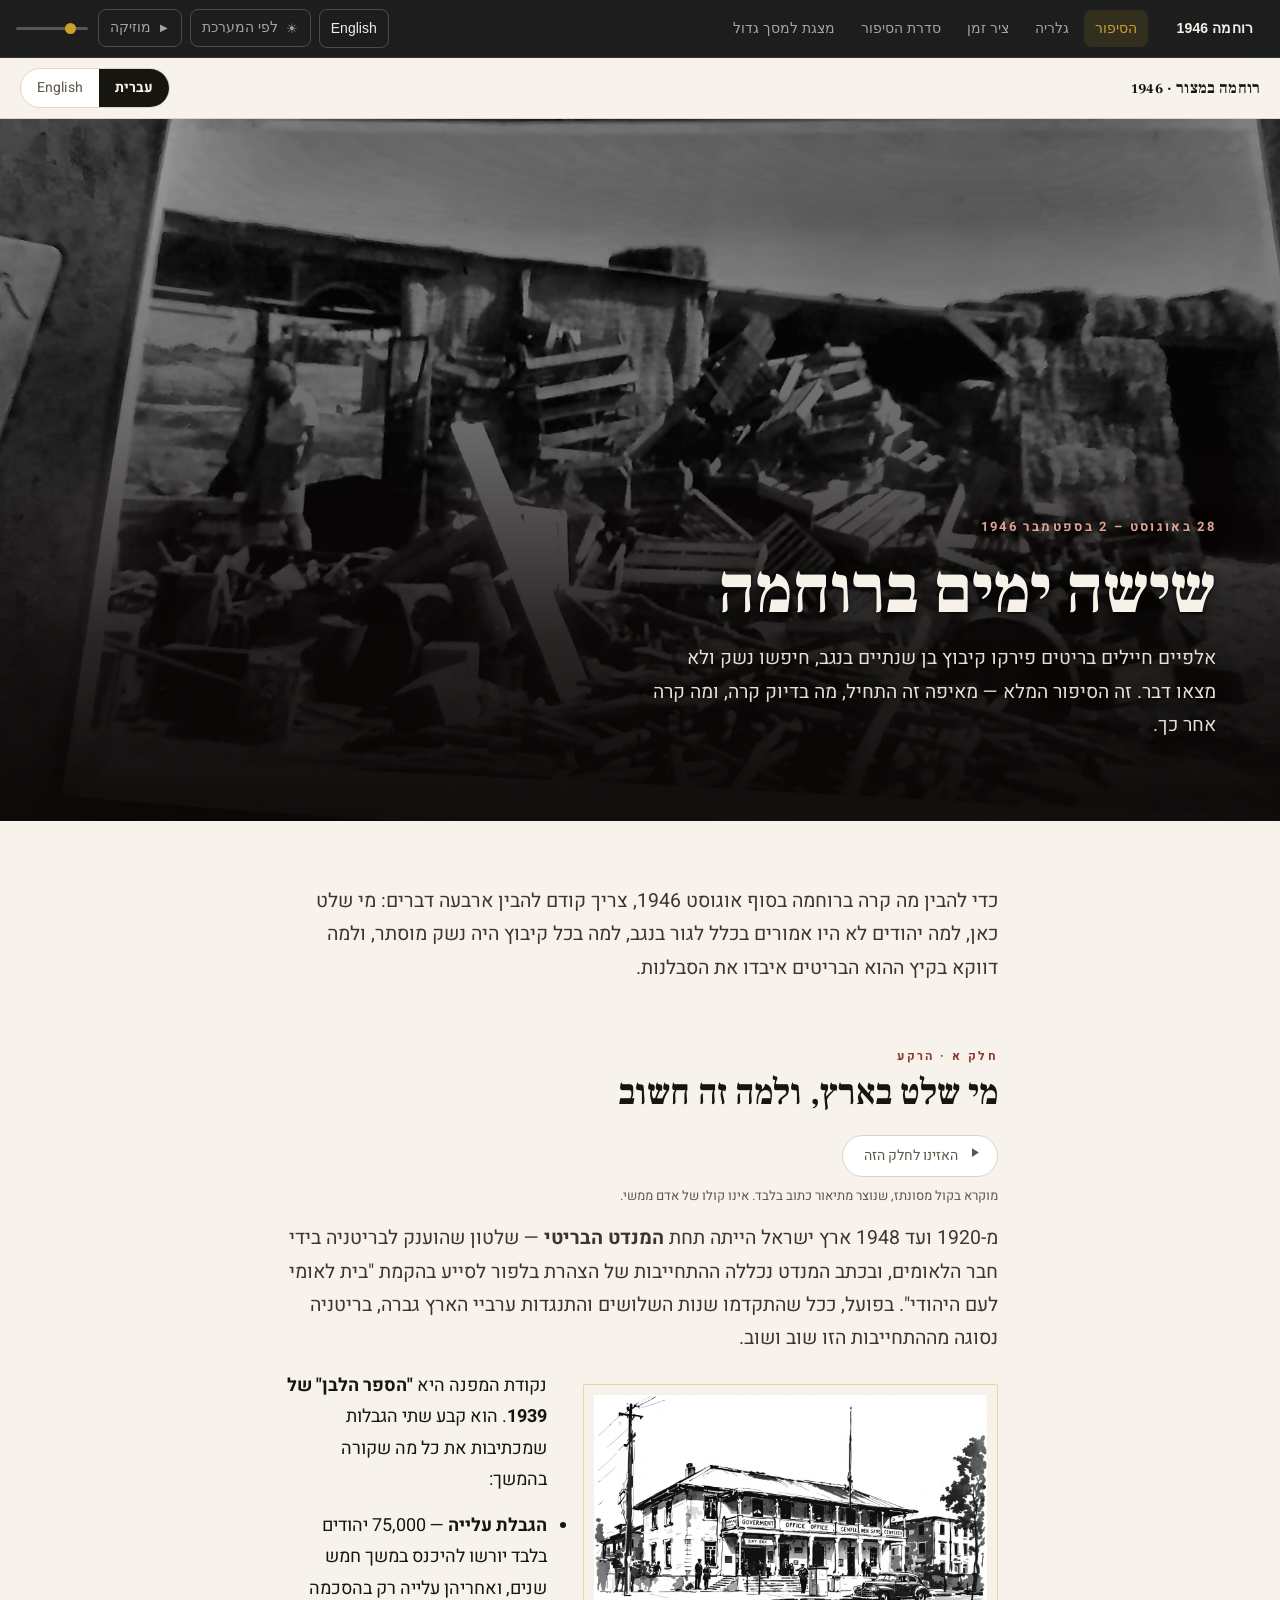
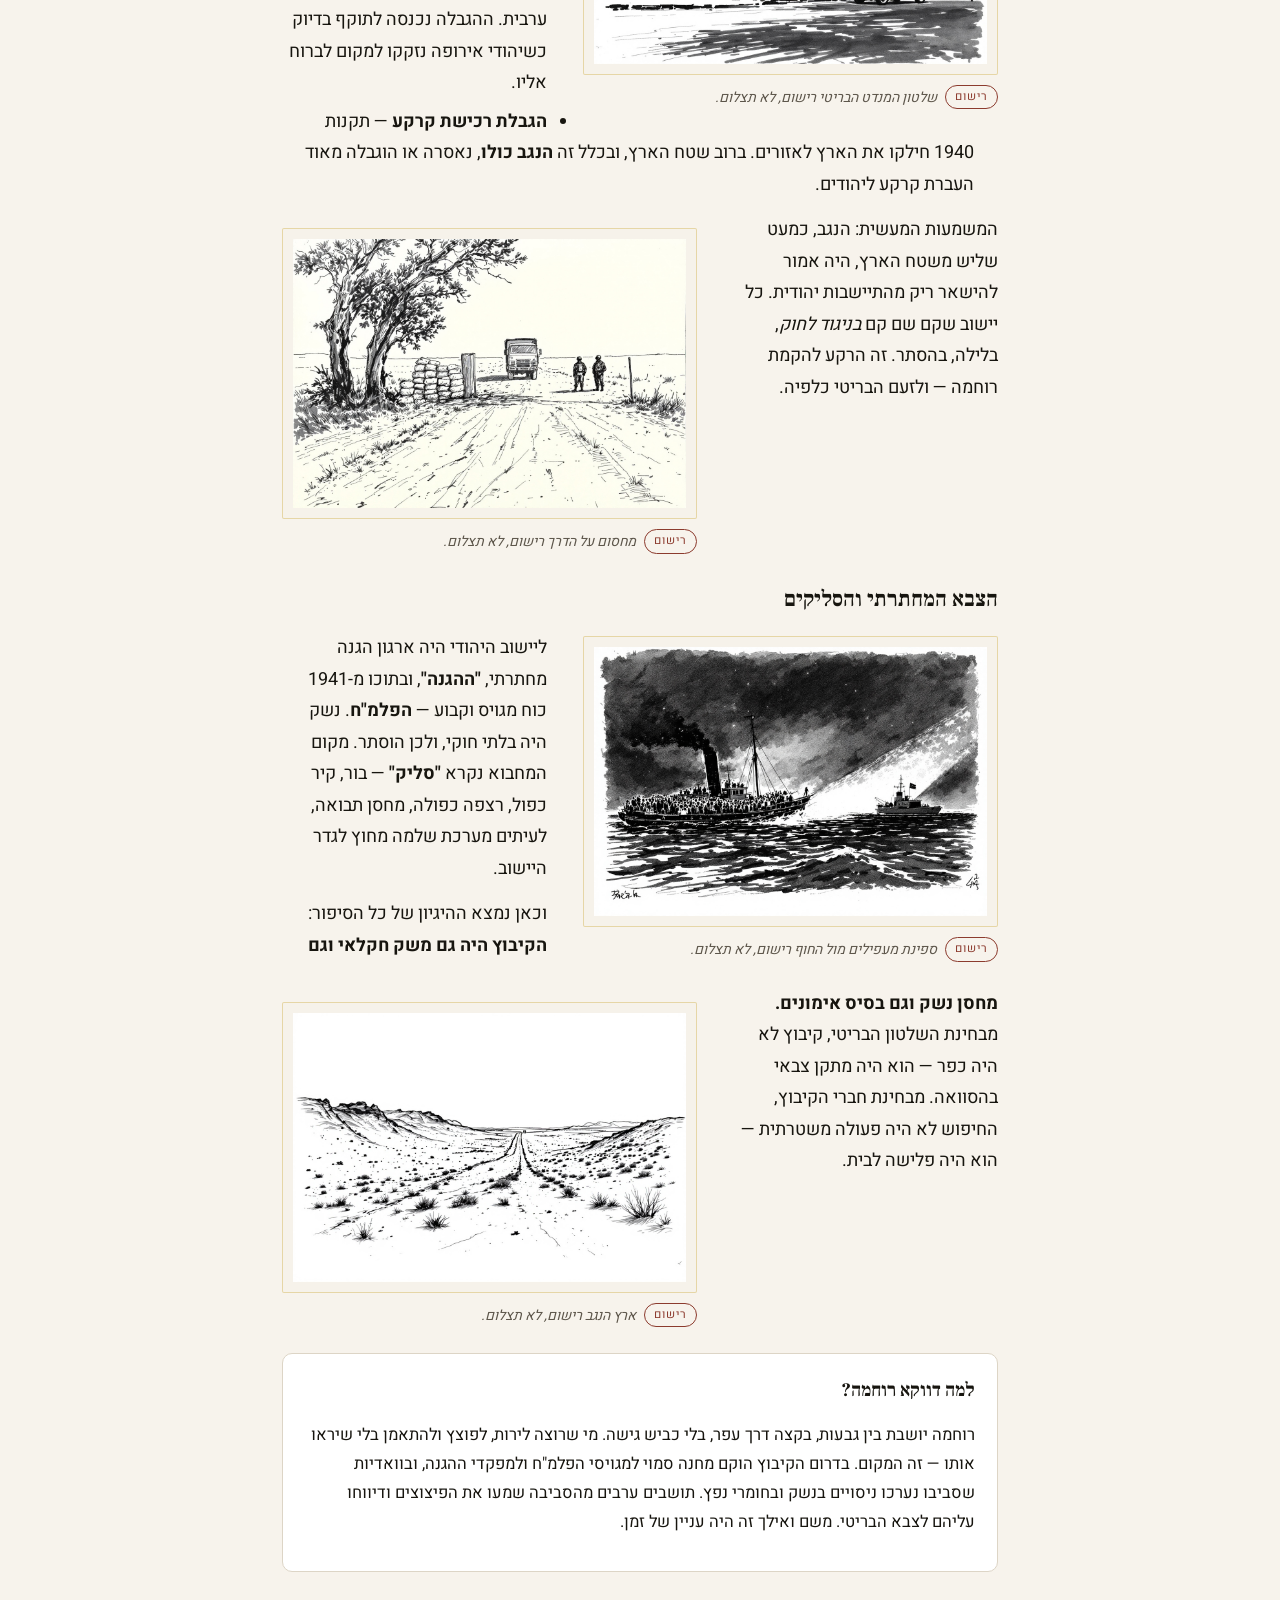
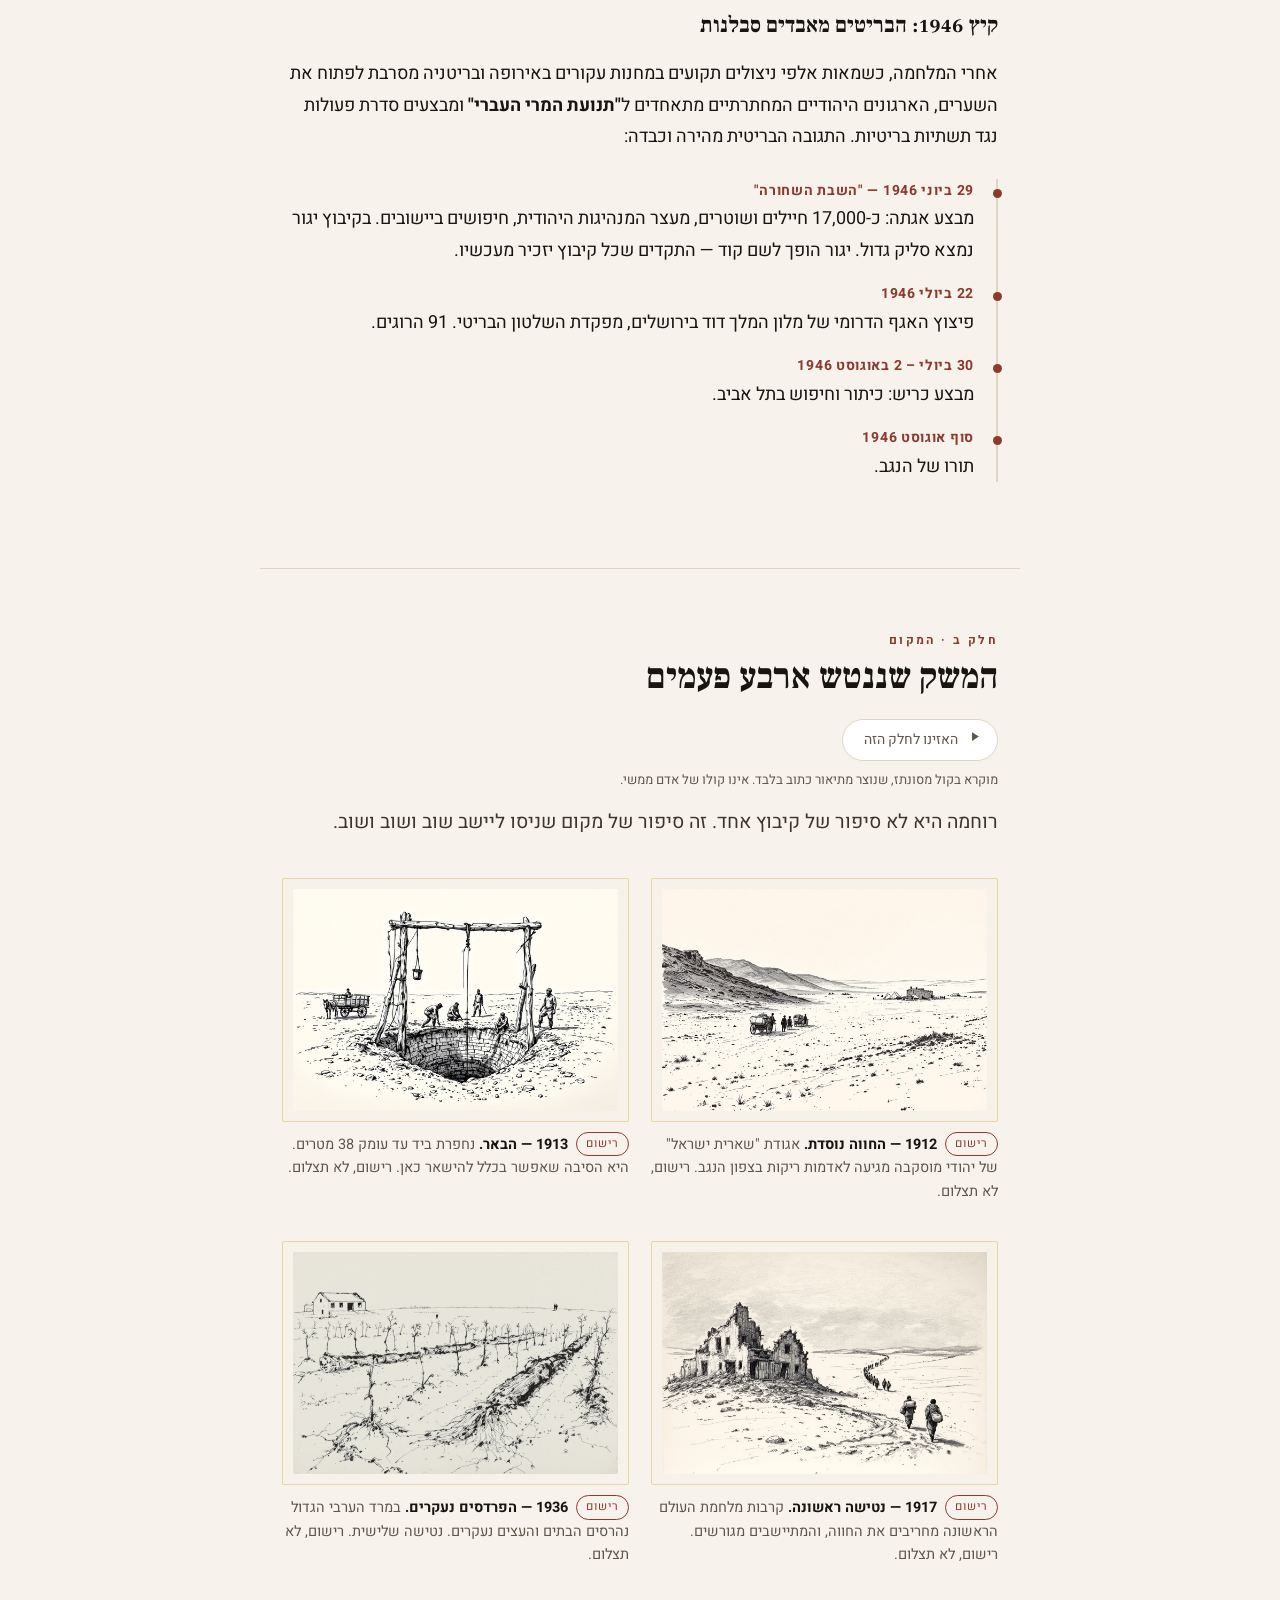
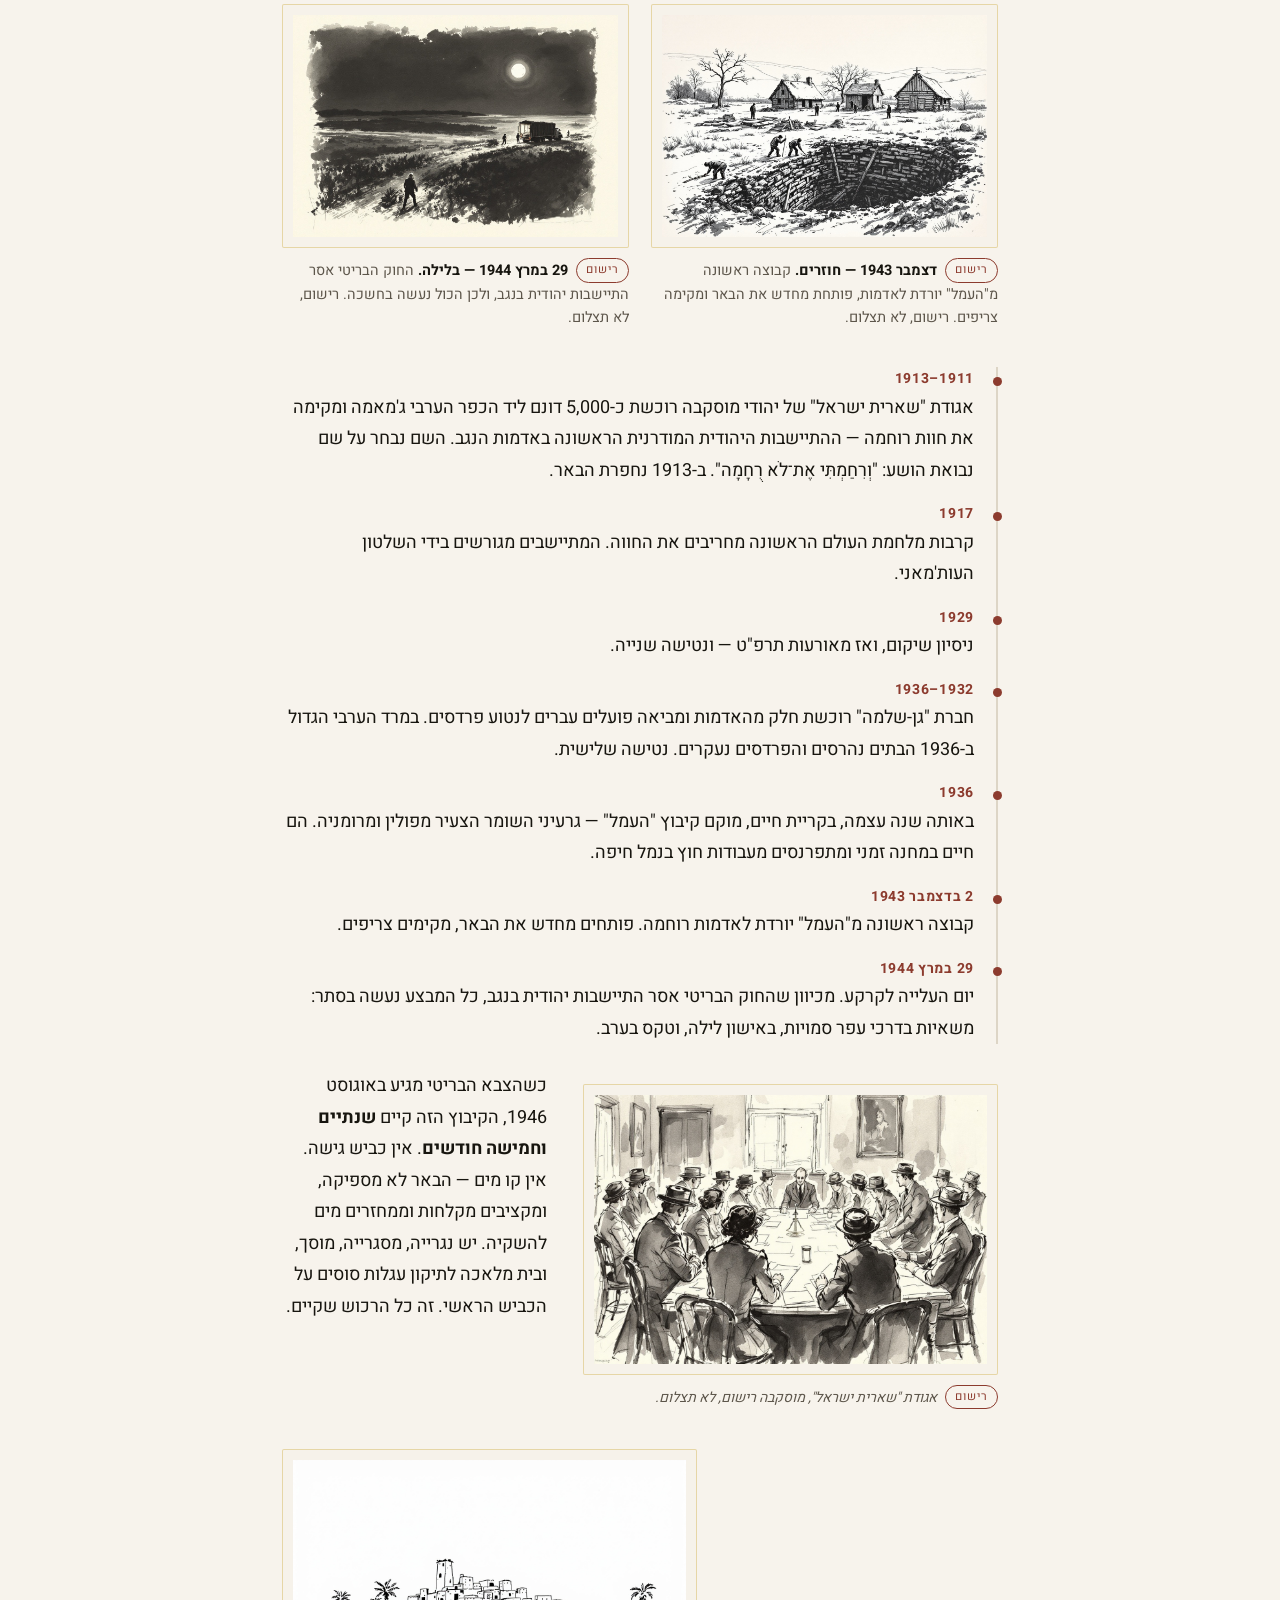
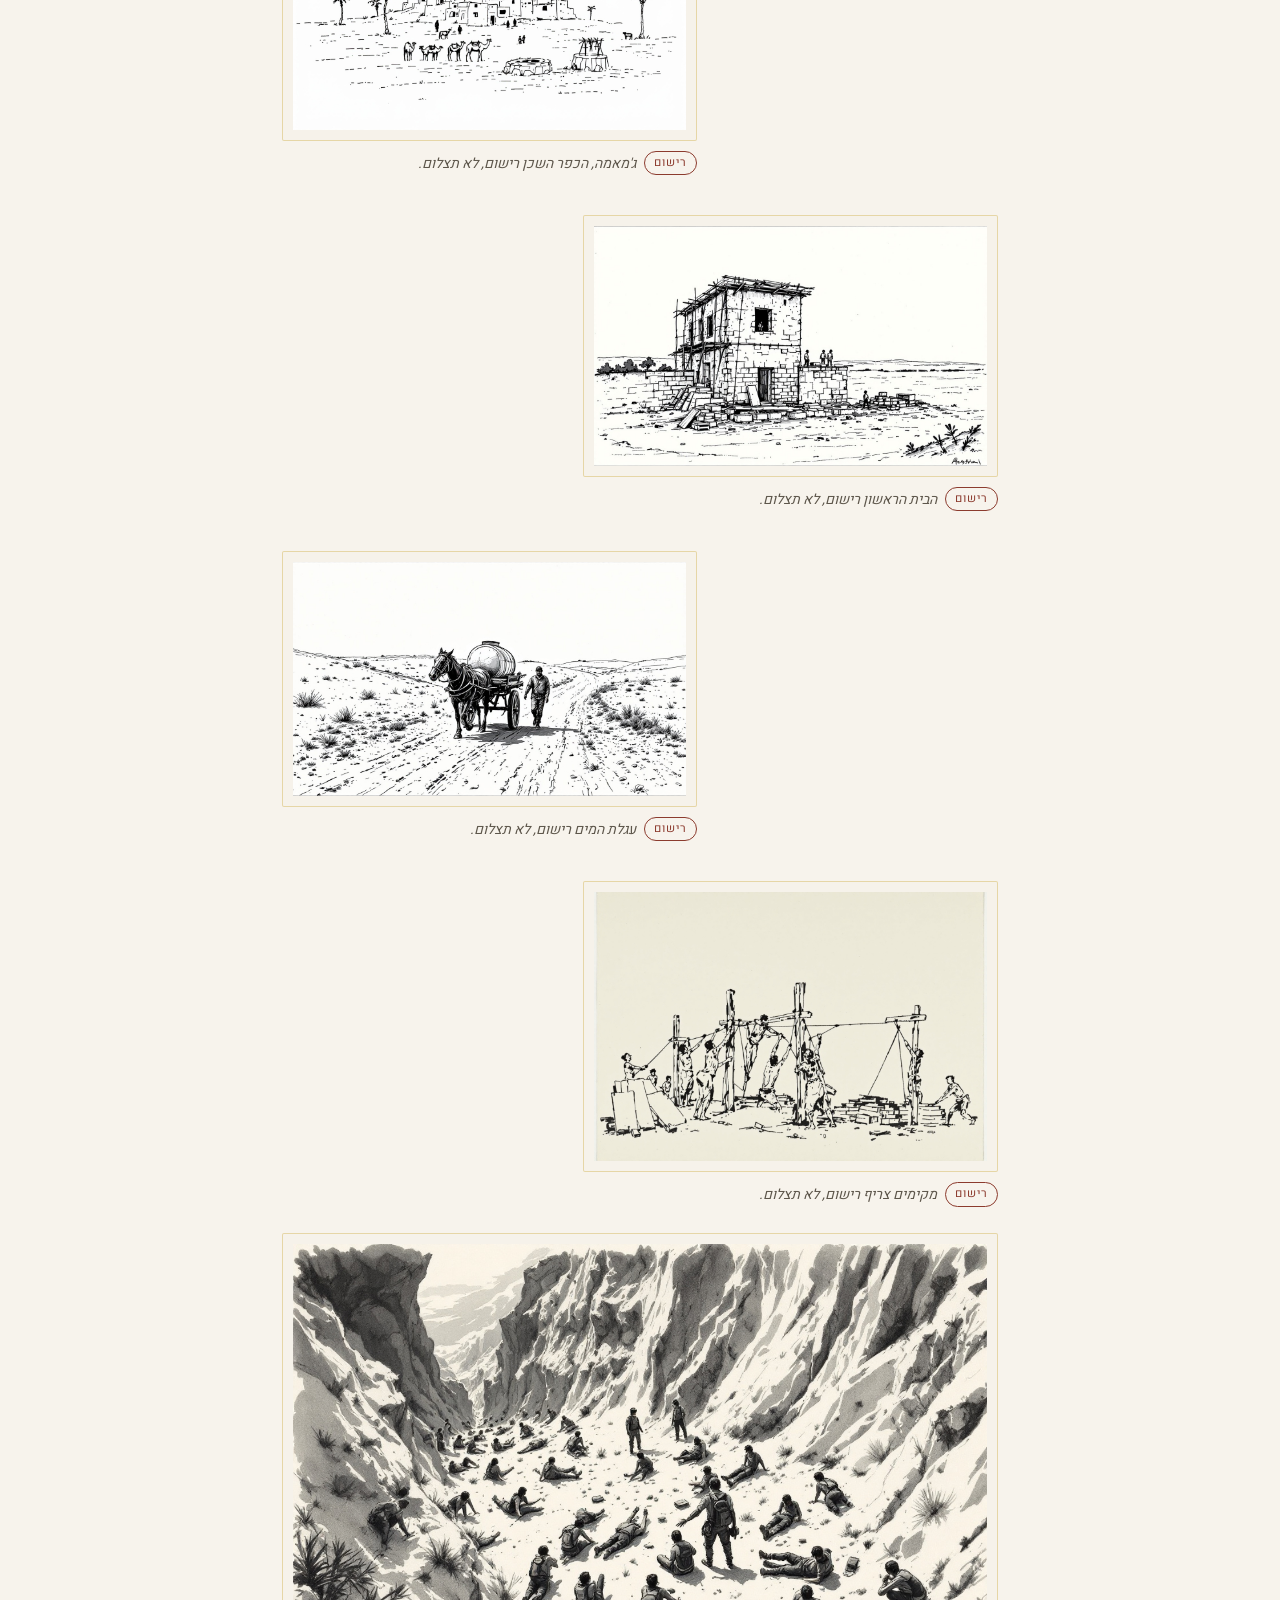
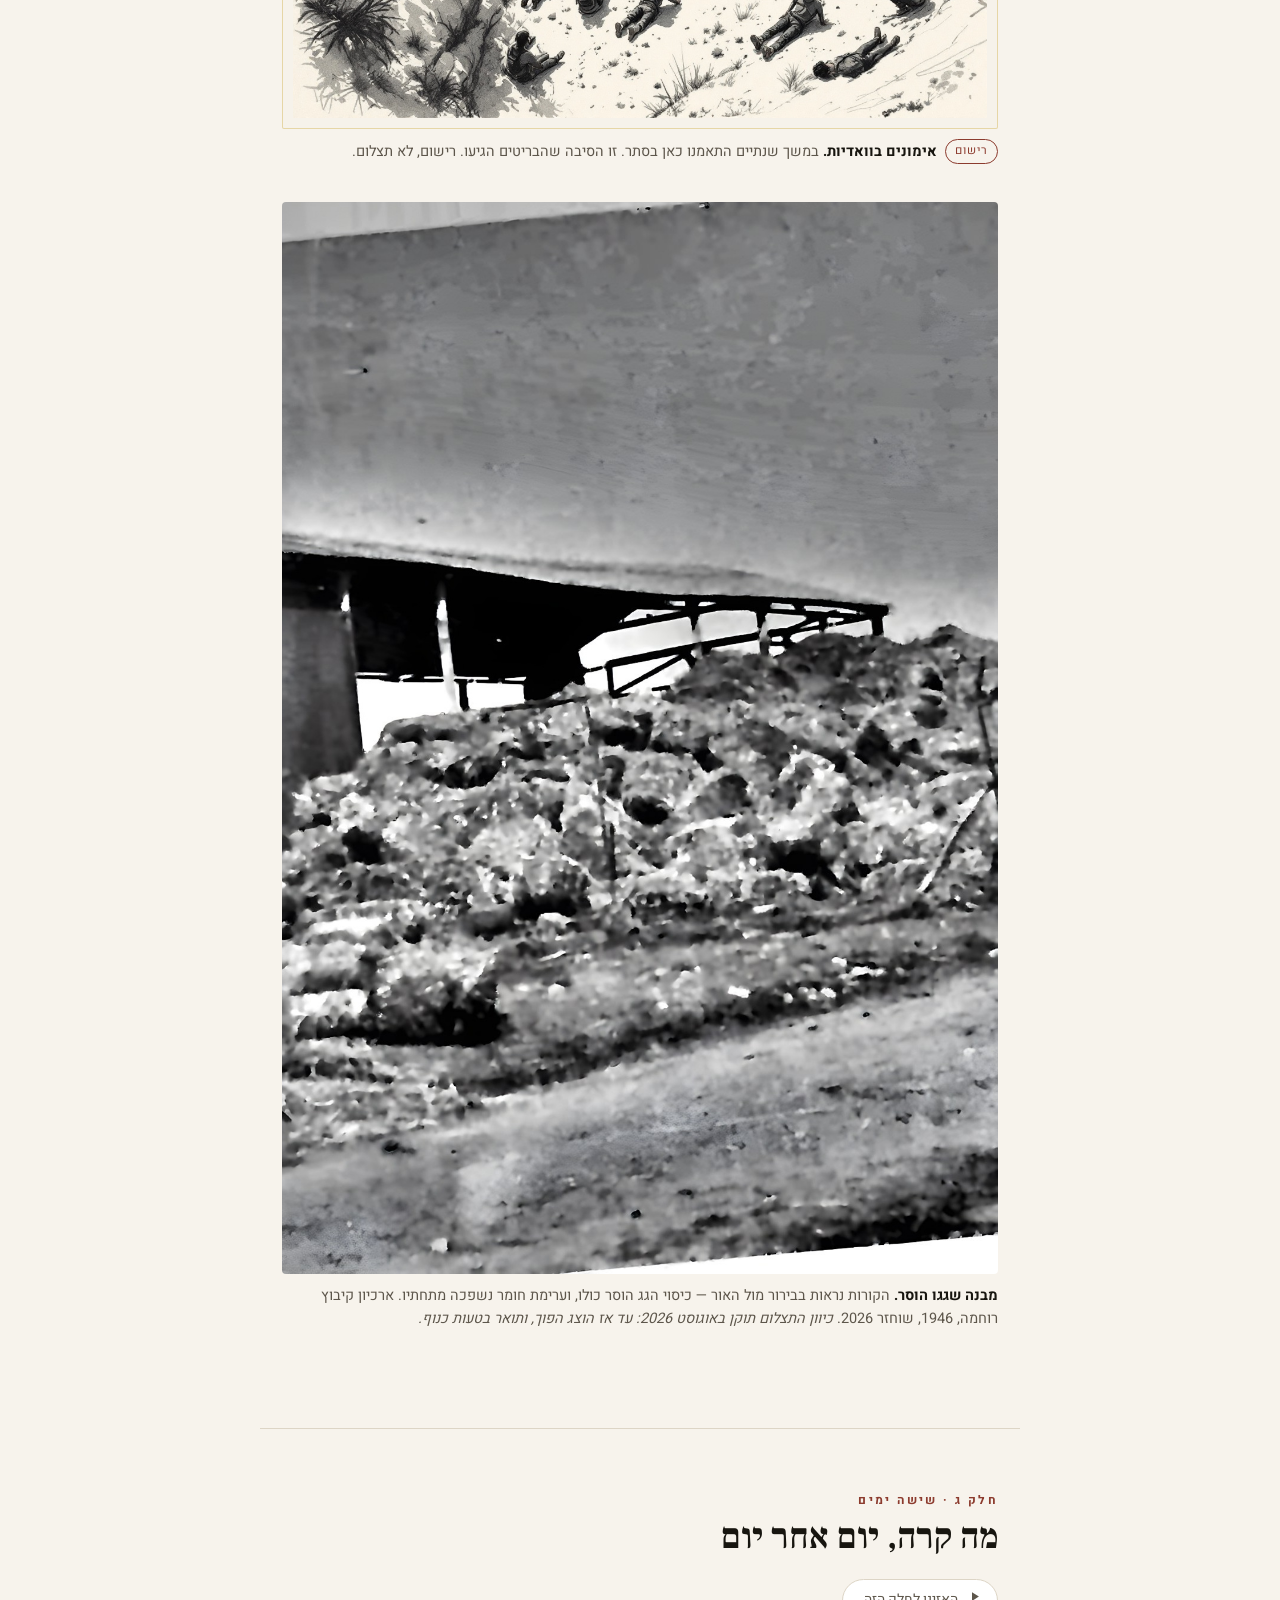
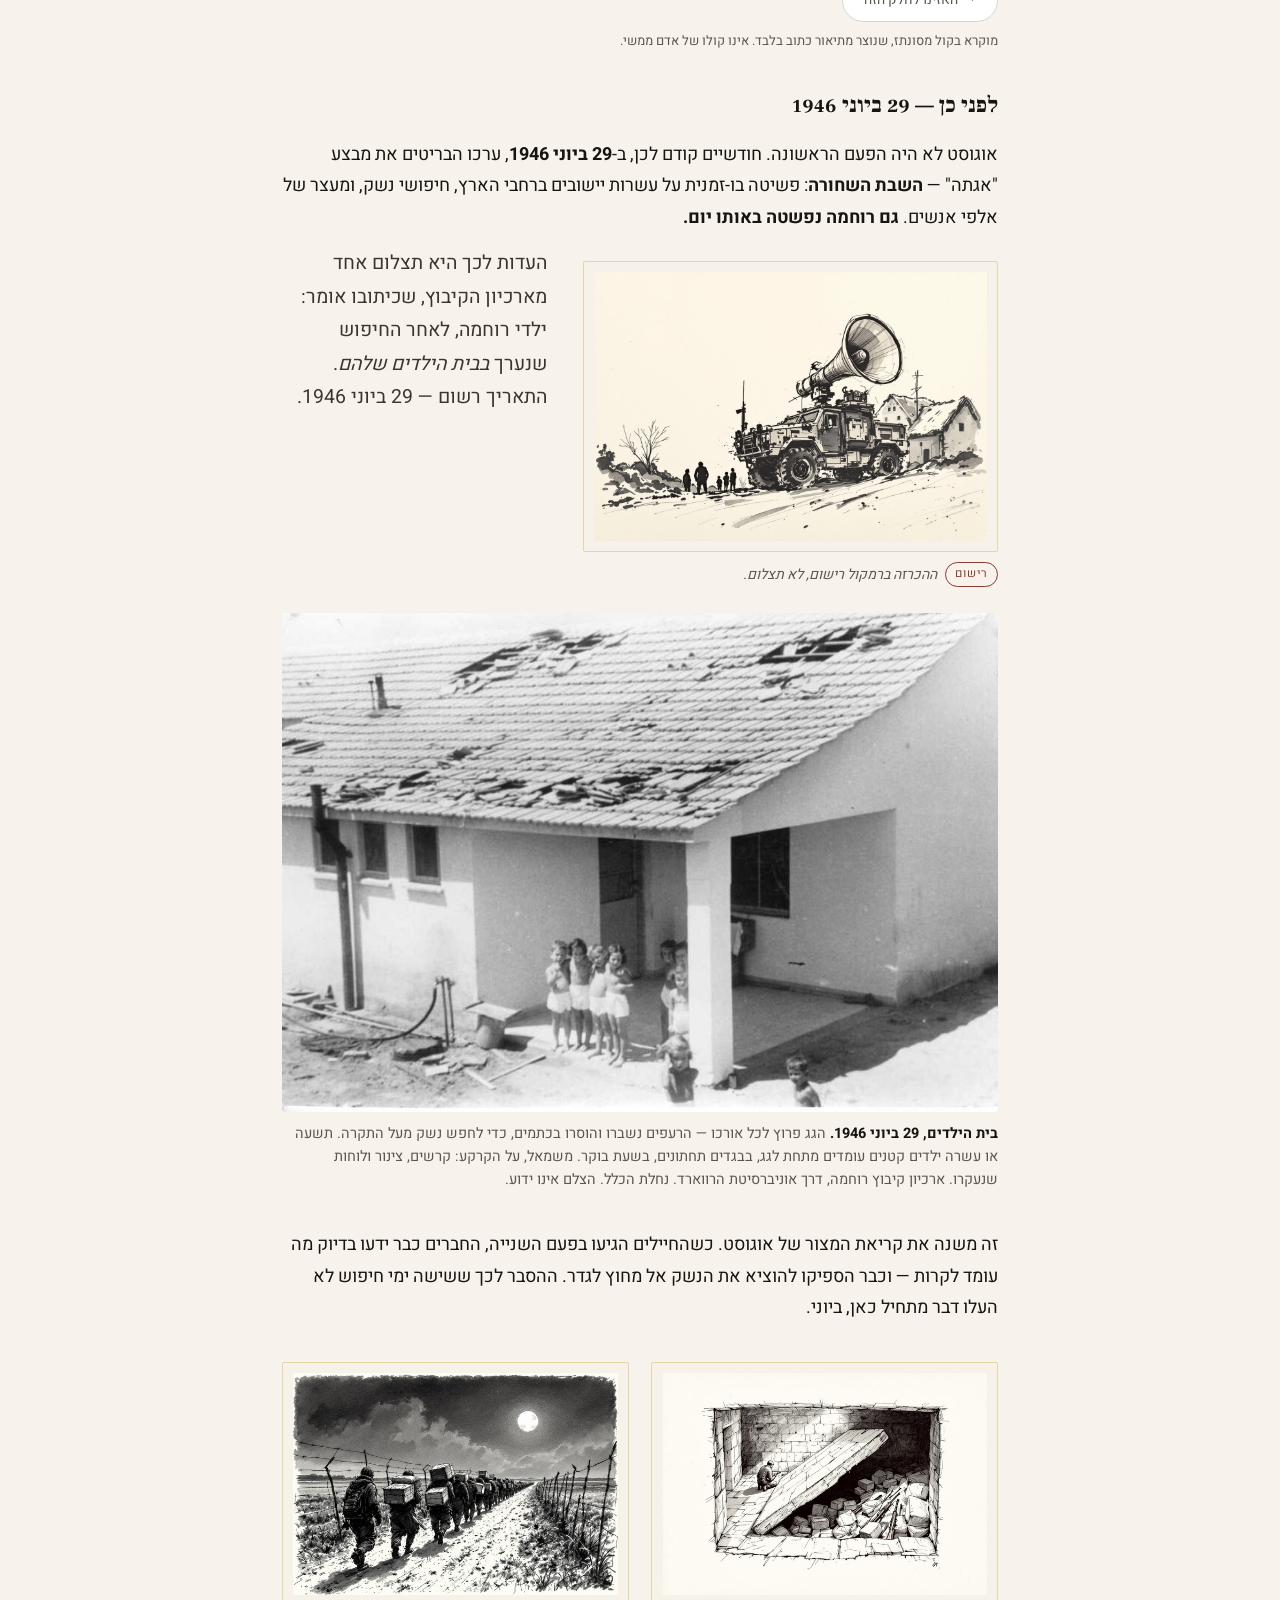
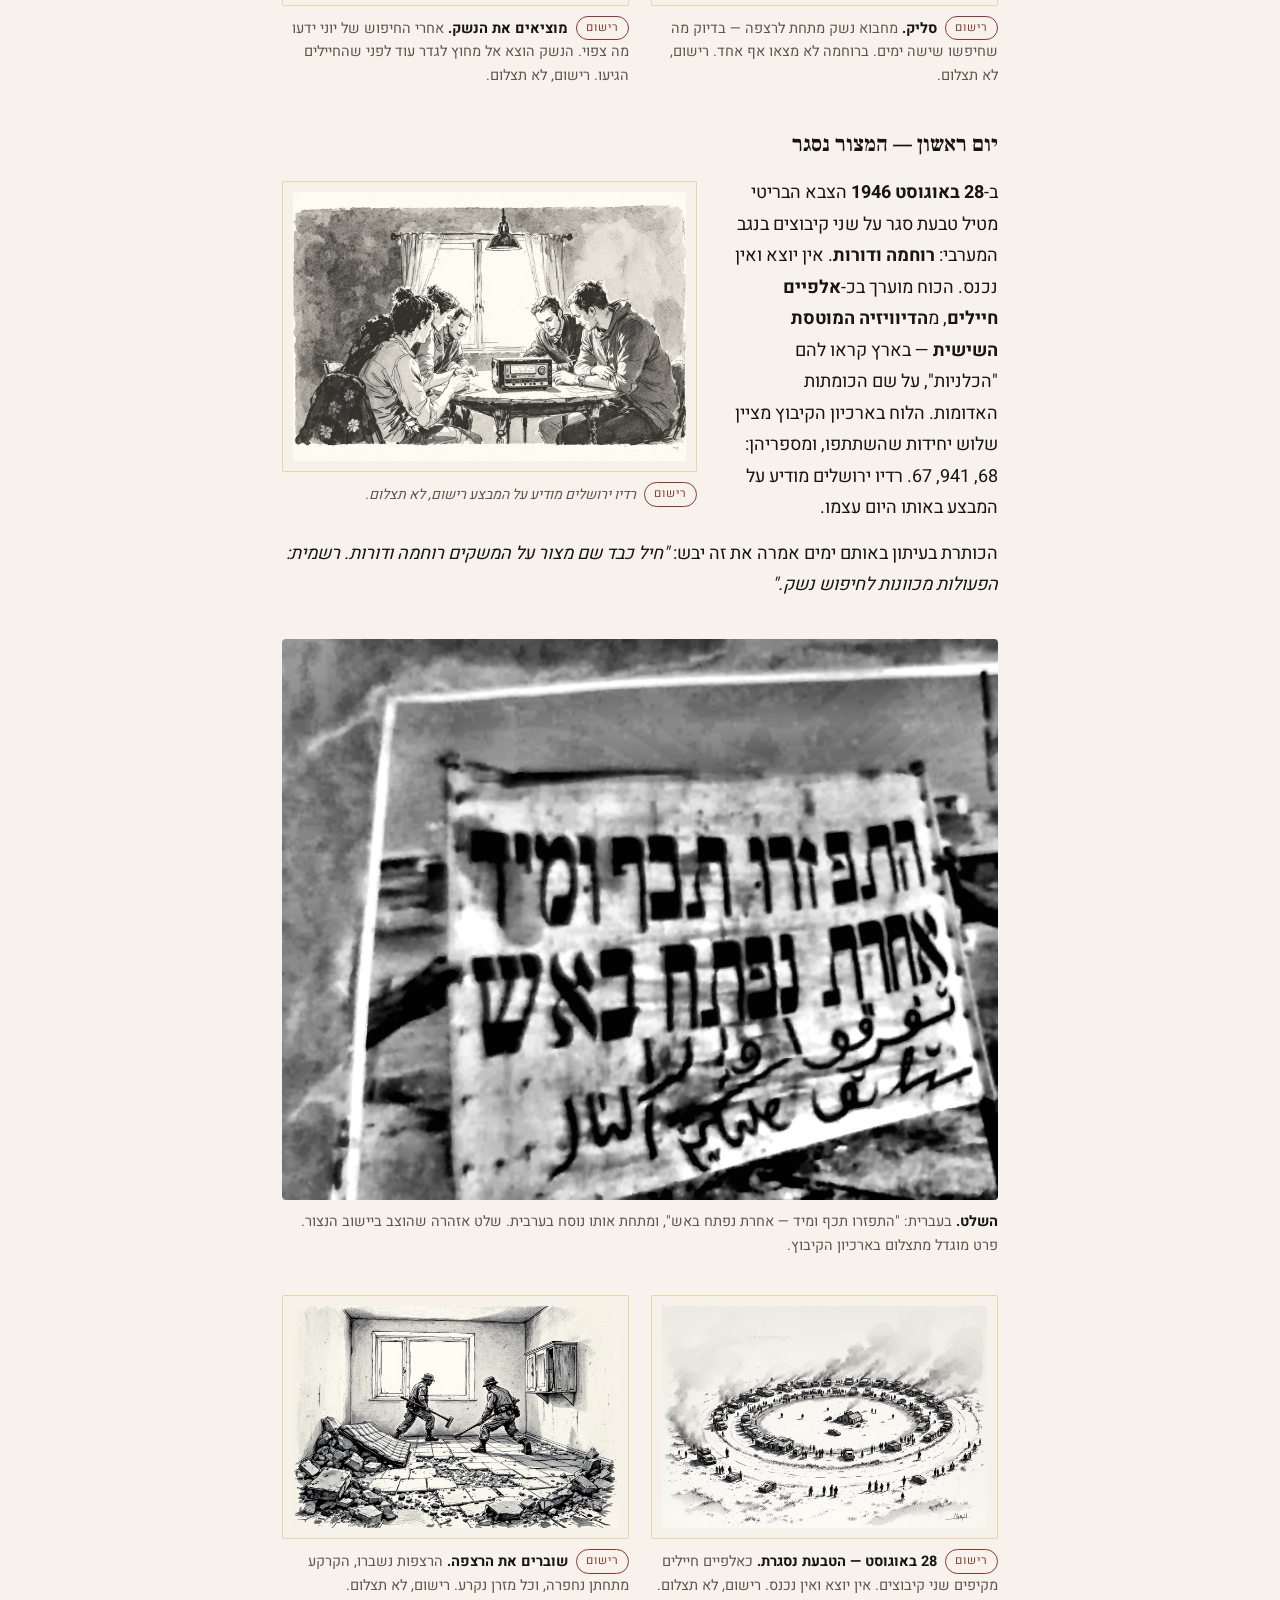
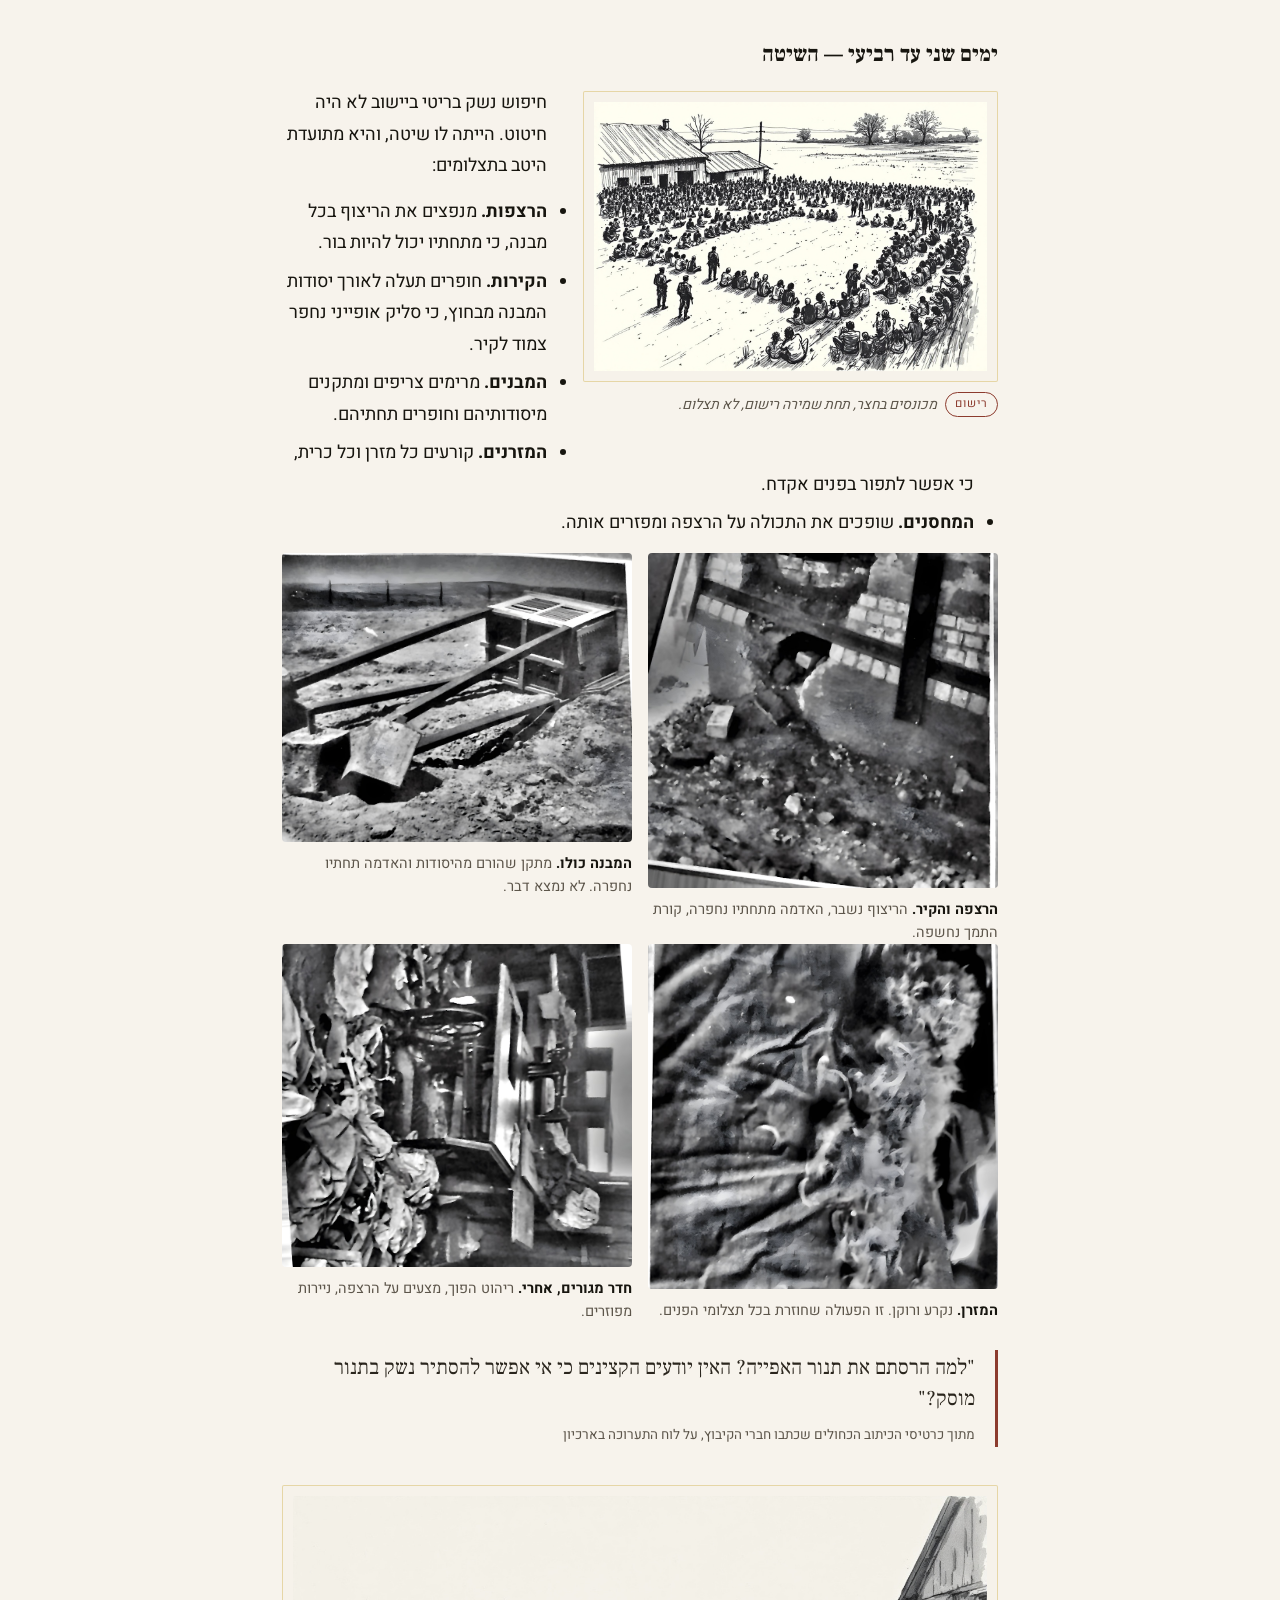
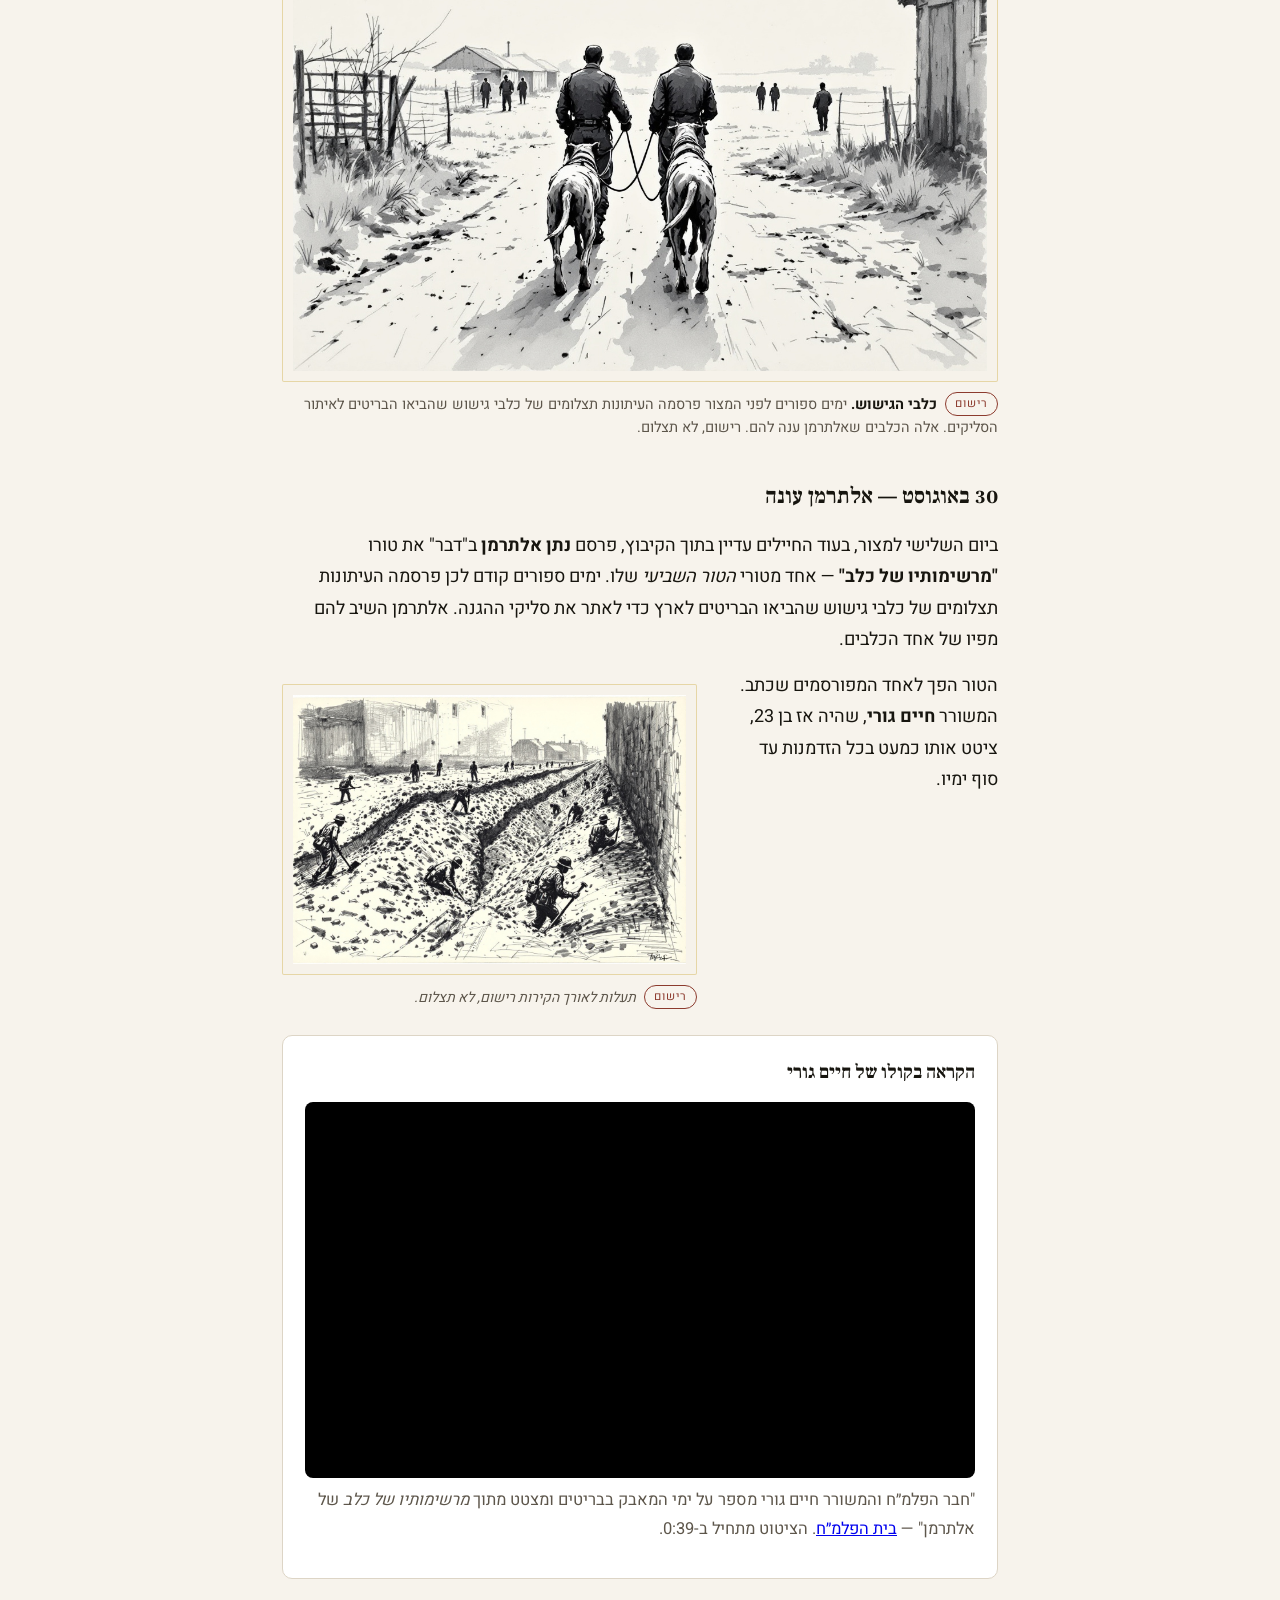
<file: index.html>
<!DOCTYPE html>
<html lang="he" dir="rtl">
<head>
<meta charset="utf-8">
<meta name="viewport" content="width=device-width,initial-scale=1">
<title>רוחמה במצור, 1946 — ללמוד את הסיפור | Ruhama Under Siege, 1946 — the whole story</title>
<!-- ===== EDIT ONE LINE: set this to your real domain after you buy it ===== -->
<link rel="canonical" href="https://ruhama1946.site/">
<meta name="description" content="In late August 1946 two thousand British soldiers cordoned Kibbutz Ruhama in the Negev and searched it for weapons for six days. They found nothing. The full story, in Hebrew and English, with restored photographs from the kibbutz archive.">
<meta name="keywords" content="Ruhama, Dorot, 1946, British Mandate, Haganah, Palmach, Negev, weapons search, 6th Airborne Division, רוחמה, דורות, מצור, חיפוש נשק, ההגנה, פלמ\"ח">
<meta name="author" content="Kibbutz Ruhama Archive">
<link rel="alternate" hreflang="he" href="https://ruhama1946.site/">
<link rel="alternate" hreflang="en" href="https://ruhama1946.site/?lang=en">
<link rel="alternate" hreflang="x-default" href="https://ruhama1946.site/">

<meta property="og:type" content="article">
<meta property="og:title" content="שישה ימים ברוחמה · Six Days at Ruhama, 1946">
<meta property="og:description" content="Two thousand British soldiers took a two-year-old kibbutz apart looking for weapons. They found nothing. Restored photographs and the full story, in Hebrew and English.">
<meta property="og:image" content="https://ruhama1946.site/og.jpg">
<meta property="og:image:width" content="1200">
<meta property="og:image:height" content="630">
<meta property="og:url" content="https://ruhama1946.site/">
<meta property="og:locale" content="he_IL">
<meta property="og:locale:alternate" content="en_GB">
<meta name="twitter:card" content="summary_large_image">
<meta name="twitter:title" content="שישה ימים ברוחמה · Six Days at Ruhama, 1946">
<meta name="twitter:image" content="https://ruhama1946.site/og.jpg">

<link rel="icon" href="favicon.svg" type="image/svg+xml">
<meta name="theme-color" content="#8c3b2e">
<meta name="robots" content="index,follow,max-image-preview:large,max-snippet:-1,max-video-preview:-1">
<link rel="preconnect" href="https://fonts.googleapis.com">
<link rel="preconnect" href="https://fonts.gstatic.com" crossorigin>

<link href="https://fonts.googleapis.com/css2?family=Frank+Ruhl+Libre:wght@400;500;700;900&family=Heebo:wght@300;400;500;700&display=swap" rel="stylesheet">
<style>
:root{
  --paper:#f7f3ec; --ink:#17150f; --soft:#5d564b; --line:#ddd5c6;
  --accent:#8c3b2e; --accent2:#b9892f; --dark:#1a1613;
}
*{box-sizing:border-box;margin:0;padding:0}
html{scroll-behavior:smooth}
body{background:var(--paper);color:var(--ink);
  font-family:"Heebo",system-ui,-apple-system,sans-serif;font-size:18px;line-height:1.75}

/* ---------- language switch ---------- */
.topbar{position:sticky;top:0;z-index:50;background:rgba(247,243,236,.94);
  backdrop-filter:blur(8px);border-bottom:1px solid var(--line);
  display:flex;justify-content:space-between;align-items:center;gap:14px;
  padding:10px 20px}
.brand{font-family:"Frank Ruhl Libre",serif;font-weight:700;font-size:16px;letter-spacing:.01em}
.seg{display:flex;border:1px solid var(--line);border-radius:999px;overflow:hidden;background:#fff}
.seg button{border:0;background:transparent;font:inherit;font-size:14px;
  padding:7px 16px;cursor:pointer;color:var(--soft)}
.seg button[aria-pressed=true]{background:var(--ink);color:var(--paper);font-weight:700}
.navlinks{display:flex;gap:16px;margin-inline-start:auto;margin-inline-end:6px;font-size:14px}
.navlinks a{color:var(--soft);text-decoration:none;border-bottom:1px solid transparent}
.navlinks a:hover{color:var(--accent);border-color:var(--accent)}
html[lang=he] .navlinks a[data-en],html[lang=en] .navlinks a[data-he]{display:none}
@media(max-width:560px){.navlinks{display:none}}

/* ---------- article ---------- */
article{display:none}
article.on{display:block}
/* ---------- text over a photograph ----------
   The hero title sits on an image, so no palette colour is ever safe: the
   picture behind it can be any brightness, and it was borrowing --paper, which
   the dark theme turns near-black. Three independent defences, so no single one
   has to be perfect:
     1. a FIXED light ink that no theme can swap
     2. a scrim gradient under the text, strengthened where the words actually are
     3. a shadow halo, so the glyph edges survive even a pale patch of sky
   Photographs are unpredictable; belt and braces is the right call here. */
.hero{position:relative;background:#0b0908;color:#f6f2ea;
  min-height:min(78vh,720px);display:grid;align-items:end;overflow:hidden}
.hero img{position:absolute;inset:0;width:100%;height:100%;object-fit:cover;opacity:.85}
.hero::after{content:"";position:absolute;inset:0;pointer-events:none;
  background:linear-gradient(to top,rgba(10,8,7,.96) 4%,rgba(10,8,7,.86) 26%,
             rgba(10,8,7,.55) 55%,rgba(10,8,7,.22) 100%)}
.hero h1,.hero p,.hero .kicker{
  text-shadow:0 2px 20px rgba(0,0,0,.9), 0 1px 3px rgba(0,0,0,.75)}
.hero .inner{position:relative;z-index:2;padding:clamp(28px,5vw,80px);max-width:1000px}
.hero h1{font-family:"Frank Ruhl Libre",serif;font-weight:900;line-height:1.08;
  font-size:clamp(32px,5.4vw,68px);margin-bottom:14px}
.hero p{font-size:clamp(16px,1.5vw,22px);opacity:.92;max-width:52ch}
.hero .kicker{font-size:13px;letter-spacing:.18em;text-transform:uppercase;
  color:#e0a292;margin-bottom:16px;font-weight:700}

.wrap{max-width:760px;margin:0 auto;padding:0 22px}
.part{max-width:760px;margin:64px auto 0;padding:0 22px}
h2{font-family:"Frank Ruhl Libre",serif;font-size:clamp(24px,3vw,36px);
  line-height:1.2;margin:56px 0 6px}
h2 .num{display:block;font-family:"Heebo",sans-serif;font-size:12px;letter-spacing:.2em;
  color:var(--accent);font-weight:700;margin-bottom:8px}
h3{font-family:"Frank Ruhl Libre",serif;font-size:22px;margin:34px 0 4px}
p{margin:14px 0}
p.lead{font-size:20px;color:#3b352c}
strong{font-weight:700}
em{font-style:italic}
ul,ol{margin:14px 0;padding-inline-start:24px}
li{margin:7px 0}
.hr{height:1px;background:var(--line);margin:60px auto;max-width:760px}

blockquote{margin:26px 0;padding:2px 0 2px 0;padding-inline-start:20px;
  border-inline-start:3px solid var(--accent);
  font-family:"Frank Ruhl Libre",serif;font-size:21px;line-height:1.5;color:#2a251d}
blockquote cite{display:block;font-family:"Heebo",sans-serif;font-style:normal;
  font-size:13.5px;color:var(--soft);margin-top:10px}

.box{background:#fff;border:1px solid var(--line);border-radius:10px;
  padding:20px 22px;margin:30px 0}
.box h4{font-family:"Frank Ruhl Libre",serif;font-size:19px;margin-bottom:8px}
.box.warn{background:#fff7e6;border-color:#e6d3a3}
.box p{font-size:16.5px}


/* ---------- narration ---------- */
.listen{display:inline-flex;align-items:center;gap:9px;margin:14px 0 2px;padding:8px 15px 8px 12px;
  border:1px solid var(--line);background:#fff;border-radius:999px;cursor:pointer;
  font:inherit;font-size:14px;color:var(--soft);transition:border-color .15s,color .15s}
.listen:hover{border-color:var(--accent);color:var(--accent)}
.listen[aria-pressed=true]{border-color:var(--accent);color:var(--accent);background:#fdf4f1}
.listen svg{width:15px;height:15px;flex:none;fill:currentColor}
.listen .dur{font-variant-numeric:tabular-nums;opacity:.7;font-size:13px}
.listen .bar{width:74px;height:3px;border-radius:2px;background:var(--line);overflow:hidden;display:none}
.listen[aria-pressed=true] .bar{display:block}
.listen .bar i{display:block;height:100%;width:0;background:var(--accent)}
.audionote{font-size:13px;color:var(--soft);margin:6px 0 0}

/* ---------- figures ---------- */
figure{margin:38px 0}
figure.wide{max-width:1180px;margin-inline:auto}
figure img{width:100%;display:block;background:#111;border-radius:4px}
figcaption{font-size:14.5px;color:var(--soft);line-height:1.6;margin-top:10px;
  padding-inline-start:0}
figcaption b{color:var(--ink)}
.pair{display:grid;grid-template-columns:1fr 1fr;gap:16px}
.pair figure{margin:0}


/* ---------- book furniture ----------
   These are drawings worth looking at, not decoration. Earlier versions ran
   them at 38-42% of an already narrow measure, which turned them into stamps,
   and closed each part with a 210px ornament marooned in white space. Both
   were wrong: the pictures are the reason to scroll. */

figure.vignette{width:58%;max-width:640px;margin:14px 0 26px}
figure.vignette.vstart{float:inline-start;margin-inline-end:36px}
figure.vignette.vend{float:inline-end;margin-inline-start:36px}
figure.vignette figcaption{font-size:14px;line-height:1.6;font-style:italic;
  margin-top:10px}
figure.vignette figcaption .tag{font-style:normal}

/* A float may only run beside plain prose. Anything with its own box - a quote,
   a video, a full-width plate, a pair of drawings, a heading - clears first. */
.part h2,.part h3,.part h4,
.part .box,.part .video,.part blockquote,
.part figure.wide,.part .sketchpair,.part .tl,
.part .listen,.part table{clear:both}

/* A 58% float needs a genuinely wide column beside it. Below this the drawing
   takes the full measure, which is the better way to see it anyway. */
@media(max-width:1200px){
  figure.vignette{float:none;width:100%;max-width:none;
    margin-inline:auto;margin-block:34px}
}

/* parts must contain their floats */
.part::after{content:"";display:block;clear:both}

/* The opening paragraph of a part, set a little larger. */
.part p.lead{font-size:1.08em;line-height:1.72}
/* Drop cap in English only. Hebrew typography has no equivalent tradition and
   a forced one looks like a mistake, so Hebrew gets the larger setting alone. */
html[lang=en] .part p.lead::first-letter{
  float:left;font-family:var(--serif);font-size:3.1em;line-height:.86;
  padding:6px 10px 0 0;color:var(--accent)}

/* ---------- drawn illustrations, NOT archive photographs ----------
   These must never be mistaken for evidence. They get paper stock, a visible
   frame and a standing label, so the distinction survives someone screenshotting
   one and posting it without the caption. */
figure.sketch img{background:#f6f2ea;border:1px solid rgba(201,162,39,.35);
  border-radius:2px;padding:10px}
figure.sketch{position:relative}
figure.sketch figcaption{color:var(--soft)}
/* two drawings side by side - a steady grid reads as one illustrator's
   sketchbook rather than as assorted pictures dropped into the text */
.sketchpair{display:grid;grid-template-columns:1fr 1fr;gap:22px;margin:38px 0;
  max-width:1180px;margin-inline:auto}
.sketchpair figure{margin:0}
@media(max-width:760px){.sketchpair{grid-template-columns:1fr;gap:30px}}
figure.sketch figcaption .tag{display:inline-block;margin-inline-end:8px;
  padding:2px 9px;border:1px solid var(--accent);border-radius:999px;
  color:var(--accent);font-size:11.5px;letter-spacing:.09em;
  text-transform:uppercase;vertical-align:2px;white-space:nowrap}
@media(max-width:720px){.pair{grid-template-columns:1fr}}

.video{position:relative;padding-top:56.25%;border-radius:8px;overflow:hidden;background:#000;margin-top:12px}
.video iframe{position:absolute;inset:0;width:100%;height:100%;border:0}
.vidcap{font-size:13.5px;color:var(--soft);margin-top:8px}
.people{display:grid;grid-template-columns:repeat(auto-fit,minmax(240px,1fr));gap:20px;margin:34px 0}
.people figure{margin:0}
.people img{aspect-ratio:3/4;object-fit:cover}

.strip{display:grid;grid-template-columns:repeat(auto-fit,minmax(150px,1fr));gap:8px;margin:28px 0}
.strip img{aspect-ratio:1;object-fit:cover;border-radius:3px}

.tl{border-inline-start:2px solid var(--line);margin:26px 0;padding-inline-start:22px}
.tl div{margin:16px 0;position:relative}
.tl div::before{content:"";position:absolute;inset-inline-start:-28px;top:10px;
  width:9px;height:9px;border-radius:50%;background:var(--accent)}
.tl b{display:block;font-size:14px;letter-spacing:.05em;color:var(--accent)}

footer{margin-top:80px;padding:44px 22px 70px;background:var(--dark);color:#b6ada0}
footer .wrap{max-width:760px}
footer h3{color:var(--paper);margin-top:0}
footer a{color:#e0a292}
footer p{font-size:15px}

/* phone / 9:16 */
@media(max-width:640px){
  body{font-size:17px}
  .hero{min-height:86vh}
  figure{margin:28px -22px}
  figure img{border-radius:0}
  figcaption{padding-inline:22px}
}
</style>

<script type="application/ld+json">
{
  "@context": "https://schema.org",
  "@graph": [
    {
      "@type": "Article",
      "@id": "https://ruhama1946.site/#article",
      "headline": "\u05e9\u05d9\u05e9\u05d4 \u05d9\u05de\u05d9\u05dd \u05d1\u05e8\u05d5\u05d7\u05de\u05d4 \u00b7 Six Days at Ruhama, 1946",
      "alternativeHeadline": "The British weapons search at Kibbutz Ruhama, 28 August - 2 September 1946",
      "description": "In late August 1946 around two thousand British soldiers of the 6th Airborne Division cordoned Kibbutz Ruhama and Kibbutz Dorot in the Negev and searched them for weapons for six days. They found nothing. The full story in Hebrew and English, with restored photographs from the kibbutz archive.",
      "inLanguage": ["he", "en"],
      "datePublished": "2026-08-10",
      "dateModified": "2026-08-12",
      "image": [
        "https://ruhama1946.site/og.jpg",
        "https://ruhama1946.site/images/ai/ruhama_1946_45_ai.jpg",
        "https://ruhama1946.site/images/p2_the_warning_sign.jpg",
        "https://ruhama1946.site/images/childrens_house_june_1946.jpg"
      ],
      "author":    { "@type": "Organization", "name": "Kibbutz Ruhama Archive" },
      "publisher": { "@type": "Organization", "name": "Kibbutz Ruhama Archive" },
      "mainEntityOfPage": { "@type": "WebPage", "@id": "https://ruhama1946.site/" },
      "about": [
        { "@type": "Place",  "name": "Kibbutz Ruhama", "alternateName": "\u05e7\u05d9\u05d1\u05d5\u05e5 \u05e8\u05d5\u05d7\u05de\u05d4" },
        { "@type": "Place",  "name": "Kibbutz Dorot" },
        { "@type": "Event",  "name": "British weapons search at Ruhama and Dorot",
          "startDate": "1946-08-28", "endDate": "1946-09-02",
          "location": { "@type": "Place", "name": "Ruhama, Negev, Mandatory Palestine" } },
        { "@type": "Event",  "name": "Operation Agatha (Black Sabbath) search at Ruhama",
          "alternateName": "\u05d4\u05e9\u05d1\u05ea \u05d4\u05e9\u05d7\u05d5\u05e8\u05d4",
          "startDate": "1946-06-29", "endDate": "1946-06-29",
          "description": "Ruhama was searched on Black Sabbath, two months before the August siege. The children's house was searched and photographed.",
          "location": { "@type": "Place", "name": "Ruhama, Negev, Mandatory Palestine" } },
        { "@type": "Thing", "name": "British Mandate for Palestine" },
        { "@type": "Thing", "name": "Haganah" },
        { "@type": "Thing", "name": "6th Airborne Division" }
      ],
      "isAccessibleForFree": true,
      "license": "https://creativecommons.org/licenses/by-sa/4.0/"
    },
    {
      "@type": "ImageObject",
      "contentUrl": "https://ruhama1946.site/images/p2_the_warning_sign.jpg",
      "caption": "British warning sign posted at Kibbutz Ruhama, 1946: 'Disperse at once - otherwise we will open fire', in Hebrew and Arabic.",
      "creditText": "Kibbutz Ruhama Archive",
      "copyrightNotice": "Kibbutz Ruhama Archive",
      "acquireLicensePage": "https://ruhama1946.site/",
      "datePublished": "1946"
    },
    {
      "@type": "WebSite",
      "@id": "https://ruhama1946.site/#website",
      "url": "https://ruhama1946.site/",
      "name": "Ruhama Under Siege, 1946",
      "inLanguage": ["he", "en"],
      "publisher": { "@type": "Organization", "name": "Kibbutz Ruhama Archive" }
    }
  ]
}
</script>
<link rel="stylesheet" href="theme.css">
<script>
(function(){try{
  var s=localStorage.getItem('ruhama.theme');
  var d=(s==='dark')||(!s&&window.matchMedia&&window.matchMedia('(prefers-color-scheme: dark)').matches);
  document.documentElement.setAttribute('data-theme', d?'dark':'light');
}catch(e){}})();
</script>
</head>
<body>

<div class="topbar">
  <span class="brand" id="brand">רוחמה במצור · 1946</span>
  <!-- page links now come from nav.js, which puts the same bar on every page -->
  <div class="seg" id="lang">
    <button data-l="he" aria-pressed="true">עברית</button>
    <button data-l="en" aria-pressed="false">English</button>
  </div>
</div>

<!-- ===================== HEBREW ===================== -->
<article id="he" class="on" lang="he" dir="rtl">

<div class="hero">
  <img src="images/ai/ruhama_1946_45_ai.jpg" alt="" fetchpriority="high" decoding="async">
  <div class="inner">
    <div class="kicker">28 באוגוסט – 2 בספטמבר 1946</div>
    <h1>שישה ימים ברוחמה</h1>
    <p>אלפיים חיילים בריטים פירקו קיבוץ בן שנתיים בנגב, חיפשו נשק ולא מצאו דבר. זה הסיפור המלא — מאיפה זה התחיל, מה בדיוק קרה, ומה קרה אחר כך.</p>
  </div>
</div>

<div class="part">
<p class="lead">כדי להבין מה קרה ברוחמה בסוף אוגוסט 1946, צריך קודם להבין ארבעה דברים: מי שלט כאן, למה יהודים לא היו אמורים בכלל לגור בנגב, למה בכל קיבוץ היה נשק מוסתר, ולמה דווקא בקיץ ההוא הבריטים איבדו את הסבלנות.</p>
</div>

<div class="part">
<h2><span class="num">חלק א · הרקע</span>מי שלט בארץ, ולמה זה חשוב</h2>
<button class="listen" data-src="audio/he_part1.mp3" data-lang="he" data-part="1" aria-pressed="false"><span class="ico"><svg viewBox="0 0 24 24"><path d="M8 5v14l11-7z"/></svg></span><span class="txt">האזינו לחלק הזה</span><span class="bar"><i></i></span><span class="dur"></span></button>
<p class="audionote">מוקרא בקול מסונתז, שנוצר מתיאור כתוב בלבד. אינו קולו של אדם ממשי.</p>

<p class="lead">מ-1920 ועד 1948 ארץ ישראל הייתה תחת <strong>המנדט הבריטי</strong> — שלטון שהוענק לבריטניה בידי חבר הלאומים, ובכתב המנדט נכללה ההתחייבות של הצהרת בלפור לסייע בהקמת "בית לאומי לעם היהודי". בפועל, ככל שהתקדמו שנות השלושים והתנגדות ערביי הארץ גברה, בריטניה נסוגה מההתחייבות הזו שוב ושוב.</p>

<figure class="sketch vignette vstart">
  <img src="images/sketches/sketch_mandate_office.jpg" alt="שלטון המנדט הבריטי" loading="lazy" decoding="async">
  <figcaption><span class="tag">רישום</span>שלטון המנדט הבריטי רישום, לא תצלום.</figcaption>
</figure>

<p>נקודת המפנה היא <strong>"הספר הלבן" של 1939</strong>. הוא קבע שתי הגבלות שמכתיבות את כל מה שקורה בהמשך:</p>
<ul>
<li><strong>הגבלת עלייה</strong> — 75,000 יהודים בלבד יורשו להיכנס במשך חמש שנים, ואחריהן עלייה רק בהסכמה ערבית. ההגבלה נכנסה לתוקף בדיוק כשיהודי אירופה נזקקו למקום לברוח אליו.</li>
<li><strong>הגבלת רכישת קרקע</strong> — תקנות 1940 חילקו את הארץ לאזורים. ברוב שטח הארץ, ובכלל זה <strong>הנגב כולו</strong>, נאסרה או הוגבלה מאוד העברת קרקע ליהודים.</li>
</ul>

<figure class="sketch vignette vend">
  <img src="images/sketches/sketch_checkpoint.jpg" alt="מחסום על הדרך" loading="lazy" decoding="async">
  <figcaption><span class="tag">רישום</span>מחסום על הדרך רישום, לא תצלום.</figcaption>
</figure>

<p>המשמעות המעשית: הנגב, כמעט שליש משטח הארץ, היה אמור להישאר ריק מהתיישבות יהודית. כל יישוב שקם שם קם <em>בניגוד לחוק</em>, בלילה, בהסתר. זה הרקע להקמת רוחמה — ולזעם הבריטי כלפיה.</p>

<h3>הצבא המחתרתי והסליקים</h3>
<figure class="sketch vignette vstart">
  <img src="images/sketches/sketch_immigrant_ship.jpg" alt="ספינת מעפילים מול החוף" loading="lazy" decoding="async">
  <figcaption><span class="tag">רישום</span>ספינת מעפילים מול החוף רישום, לא תצלום.</figcaption>
</figure>

<p>ליישוב היהודי היה ארגון הגנה מחתרתי, <strong>"ההגנה"</strong>, ובתוכו מ-1941 כוח מגויס וקבוע — <strong>הפלמ"ח</strong>. נשק היה בלתי חוקי, ולכן הוסתר. מקום המחבוא נקרא <strong>"סליק"</strong> — בור, קיר כפול, רצפה כפולה, מחסן תבואה, לעיתים מערכת שלמה מחוץ לגדר היישוב.</p>

<figure class="sketch vignette vend">
  <img src="images/sketches/sketch_negev_country.jpg" alt="ארץ הנגב" loading="lazy" decoding="async">
  <figcaption><span class="tag">רישום</span>ארץ הנגב רישום, לא תצלום.</figcaption>
</figure>

<p>וכאן נמצא ההיגיון של כל הסיפור: <strong>הקיבוץ היה גם משק חקלאי וגם מחסן נשק וגם בסיס אימונים.</strong> מבחינת השלטון הבריטי, קיבוץ לא היה כפר — הוא היה מתקן צבאי בהסוואה. מבחינת חברי הקיבוץ, החיפוש לא היה פעולה משטרתית — הוא היה פלישה לבית.</p>

<div class="box">
<h4>למה דווקא רוחמה?</h4>
<p>רוחמה יושבת בין גבעות, בקצה דרך עפר, בלי כביש גישה. מי שרוצה לירות, לפוצץ ולהתאמן בלי שיראו אותו — זה המקום. בדרום הקיבוץ הוקם מחנה סמוי למגויסי הפלמ"ח ולמפקדי ההגנה, ובוואדיות שסביבו נערכו ניסויים בנשק ובחומרי נפץ. תושבים ערבים מהסביבה שמעו את הפיצוצים ודיווחו עליהם לצבא הבריטי. משם ואילך זה היה עניין של זמן.</p>
</div>

<h3>קיץ 1946: הבריטים מאבדים סבלנות</h3>
<p>אחרי המלחמה, כשמאות אלפי ניצולים תקועים במחנות עקורים באירופה ובריטניה מסרבת לפתוח את השערים, הארגונים היהודיים המחתרתיים מתאחדים ל<strong>"תנועת המרי העברי"</strong> ומבצעים סדרת פעולות נגד תשתיות בריטיות. התגובה הבריטית מהירה וכבדה:</p>

<div class="tl">
<div><b>29 ביוני 1946 — "השבת השחורה"</b>מבצע אגתה: כ-17,000 חיילים ושוטרים, מעצר המנהיגות היהודית, חיפושים ביישובים. בקיבוץ יגור נמצא סליק גדול. יגור הופך לשם קוד — התקדים שכל קיבוץ יזכיר מעכשיו.</div>

<div><b>22 ביולי 1946</b>פיצוץ האגף הדרומי של מלון המלך דוד בירושלים, מפקדת השלטון הבריטי. 91 הרוגים.</div>
<div><b>30 ביולי – 2 באוגוסט 1946</b>מבצע כריש: כיתור וחיפוש בתל אביב.</div>
<div><b>סוף אוגוסט 1946</b>תורו של הנגב.</div>
</div>
</div>

<div class="hr"></div>

<div class="part">
<h2><span class="num">חלק ב · המקום</span>המשק שננטש ארבע פעמים</h2>
<button class="listen" data-src="audio/he_part2.mp3" data-lang="he" data-part="2" aria-pressed="false"><span class="ico"><svg viewBox="0 0 24 24"><path d="M8 5v14l11-7z"/></svg></span><span class="txt">האזינו לחלק הזה</span><span class="bar"><i></i></span><span class="dur"></span></button>
<p class="audionote">מוקרא בקול מסונתז, שנוצר מתיאור כתוב בלבד. אינו קולו של אדם ממשי.</p>

<p class="lead">רוחמה היא לא סיפור של קיבוץ אחד. זה סיפור של מקום שניסו ליישב שוב ושוב ושוב.</p>


<div class="sketchpair">
  <figure class="sketch">
    <img src="images/sketches/sketch_1912_founding.jpg" alt="חוות רוחמה נוסדת, 1912" loading="lazy" decoding="async">
    <figcaption><span class="tag">רישום</span><b>1912 — החווה נוסדת.</b> אגודת "שארית ישראל" של יהודי מוסקבה מגיעה לאדמות ריקות בצפון הנגב. רישום, לא תצלום.</figcaption>
  </figure>
  <figure class="sketch">
    <img src="images/sketches/sketch_1913_the_well.jpg" alt="חופרים את הבאר, 1913" loading="lazy" decoding="async">
    <figcaption><span class="tag">רישום</span><b>1913 — הבאר.</b> נחפרת ביד עד עומק 38 מטרים. היא הסיבה שאפשר בכלל להישאר כאן. רישום, לא תצלום.</figcaption>
  </figure>
</div>

<div class="sketchpair">
  <figure class="sketch">
    <img src="images/sketches/sketch_1917_expulsion.jpg" alt="נטישת החווה, 1917" loading="lazy" decoding="async">
    <figcaption><span class="tag">רישום</span><b>1917 — נטישה ראשונה.</b> קרבות מלחמת העולם הראשונה מחריבים את החווה, והמתיישבים מגורשים. רישום, לא תצלום.</figcaption>
  </figure>
  <figure class="sketch">
    <img src="images/sketches/sketch_1936_orchards.jpg" alt="הפרדסים נעקרים, 1936" loading="lazy" decoding="async">
    <figcaption><span class="tag">רישום</span><b>1936 — הפרדסים נעקרים.</b> במרד הערבי הגדול נהרסים הבתים והעצים נעקרים. נטישה שלישית. רישום, לא תצלום.</figcaption>
  </figure>
</div>

<div class="sketchpair">
  <figure class="sketch">
    <img src="images/sketches/sketch_1943_return.jpg" alt="חוזרים לבאר, דצמבר 1943" loading="lazy" decoding="async">
    <figcaption><span class="tag">רישום</span><b>דצמבר 1943 — חוזרים.</b> קבוצה ראשונה מ"העמל" יורדת לאדמות, פותחת מחדש את הבאר ומקימה צריפים. רישום, לא תצלום.</figcaption>
  </figure>
  <figure class="sketch">
    <img src="images/sketches/sketch_1944_night_landing.jpg" alt="עלייה לקרקע בלילה, מרץ 1944" loading="lazy" decoding="async">
    <figcaption><span class="tag">רישום</span><b>29 במרץ 1944 — בלילה.</b> החוק הבריטי אסר התיישבות יהודית בנגב, ולכן הכול נעשה בחשכה. רישום, לא תצלום.</figcaption>
  </figure>
</div>


<div class="tl">
<div><b>1911–1913</b>אגודת "שארית ישראל" של יהודי מוסקבה רוכשת כ-5,000 דונם ליד הכפר הערבי ג'מאמה ומקימה את חוות רוחמה — ההתיישבות היהודית המודרנית הראשונה באדמות הנגב. השם נבחר על שם נבואת הושע: "וְרִחַמְתִּי אֶת־לֹא רֻחָמָה". ב-1913 נחפרת הבאר.</div>
<div><b>1917</b>קרבות מלחמת העולם הראשונה מחריבים את החווה. המתיישבים מגורשים בידי השלטון העות'מאני.</div>
<div><b>1929</b>ניסיון שיקום, ואז מאורעות תרפ"ט — ונטישה שנייה.</div>
<div><b>1932–1936</b>חברת "גן-שלמה" רוכשת חלק מהאדמות ומביאה פועלים עברים לנטוע פרדסים. במרד הערבי הגדול ב-1936 הבתים נהרסים והפרדסים נעקרים. נטישה שלישית.</div>
<div><b>1936</b>באותה שנה עצמה, בקריית חיים, מוקם קיבוץ "העמל" — גרעיני השומר הצעיר מפולין ומרומניה. הם חיים במחנה זמני ומתפרנסים מעבודות חוץ בנמל חיפה.</div>
<div><b>2 בדצמבר 1943</b>קבוצה ראשונה מ"העמל" יורדת לאדמות רוחמה. פותחים מחדש את הבאר, מקימים צריפים.</div>
<div><b>29 במרץ 1944</b>יום העלייה לקרקע. מכיוון שהחוק הבריטי אסר התיישבות יהודית בנגב, כל המבצע נעשה בסתר: משאיות בדרכי עפר סמויות, באישון לילה, וטקס בערב.</div>
</div>


<figure class="sketch vignette vstart">
  <img src="images/sketches/sketch_moscow_society.jpg" alt="אגודת "שארית ישראל", מוסקבה" loading="lazy" decoding="async">
  <figcaption><span class="tag">רישום</span>אגודת "שארית ישראל", מוסקבה רישום, לא תצלום.</figcaption>
</figure>

<figure class="sketch vignette vend">
  <img src="images/sketches/sketch_neighbouring_village.jpg" alt="ג'מאמה, הכפר השכן" loading="lazy" decoding="async">
  <figcaption><span class="tag">רישום</span>ג'מאמה, הכפר השכן רישום, לא תצלום.</figcaption>
</figure>

<figure class="sketch vignette vstart">
  <img src="images/sketches/sketch_first_building.jpg" alt="הבית הראשון" loading="lazy" decoding="async">
  <figcaption><span class="tag">רישום</span>הבית הראשון רישום, לא תצלום.</figcaption>
</figure>

<figure class="sketch vignette vend">
  <img src="images/sketches/sketch_water_cart.jpg" alt="עגלת המים" loading="lazy" decoding="async">
  <figcaption><span class="tag">רישום</span>עגלת המים רישום, לא תצלום.</figcaption>
</figure>

<figure class="sketch vignette vstart">
  <img src="images/sketches/sketch_raising_a_hut.jpg" alt="מקימים צריף" loading="lazy" decoding="async">
  <figcaption><span class="tag">רישום</span>מקימים צריף רישום, לא תצלום.</figcaption>
</figure>

<p>כשהצבא הבריטי מגיע באוגוסט 1946, הקיבוץ הזה קיים <strong>שנתיים וחמישה חודשים</strong>. אין כביש גישה. אין קו מים — הבאר לא מספיקה, ומקציבים מקלחות וממחזרים מים להשקיה. יש נגרייה, מסגרייה, מוסך, ובית מלאכה לתיקון עגלות סוסים על הכביש הראשי. זה כל הרכוש שקיים.</p>

<figure class="wide sketch">
  <img src="images/sketches/sketch_palmach_training.jpg" alt="אימון פלמ"ח בוואדי" loading="lazy" decoding="async">
  <figcaption><span class="tag">רישום</span><b>אימונים בוואדיות.</b> במשך שנתיים התאמנו כאן בסתר. זו הסיבה שהבריטים הגיעו. רישום, לא תצלום.</figcaption>
</figure>

<figure class="wide">
  <img src="images/ai/ruhama_1946_43_ai.jpg" alt="מבנה ברוחמה שגגו הוסר עד לקורות, וערימת חומר מתחתיו" loading="lazy" decoding="async">
  <figcaption><b>מבנה שגגו הוסר.</b> הקורות נראות בבירור מול האור — כיסוי הגג הוסר כולו, וערימת חומר נשפכה מתחתיו. ארכיון קיבוץ רוחמה, 1946, שוחזר 2026. <em>כיוון התצלום תוקן באוגוסט 2026: עד אז הוצג הפוך, ותואר בטעות כנוף.</em></figcaption>
</figure>
</div>

<div class="hr"></div>

<div class="part">
<h2><span class="num">חלק ג · שישה ימים</span>מה קרה, יום אחר יום</h2>
<button class="listen" data-src="audio/he_part3.mp3" data-lang="he" data-part="3" aria-pressed="false"><span class="ico"><svg viewBox="0 0 24 24"><path d="M8 5v14l11-7z"/></svg></span><span class="txt">האזינו לחלק הזה</span><span class="bar"><i></i></span><span class="dur"></span></button>
<p class="audionote">מוקרא בקול מסונתז, שנוצר מתיאור כתוב בלבד. אינו קולו של אדם ממשי.</p>

<h3>לפני כן — 29 ביוני 1946</h3>
<p>אוגוסט לא היה הפעם הראשונה. חודשיים קודם לכן, ב-<strong>29 ביוני 1946</strong>, ערכו הבריטים את מבצע "אגתה" — <strong>השבת השחורה</strong>: פשיטה בו-זמנית על עשרות יישובים ברחבי הארץ, חיפושי נשק, ומעצר של אלפי אנשים. <strong>גם רוחמה נפשטה באותו יום.</strong></p>

<figure class="sketch vignette vstart">
  <img src="images/sketches/sketch_loudspeaker.jpg" alt="ההכרזה ברמקול" loading="lazy" decoding="async">
  <figcaption><span class="tag">רישום</span>ההכרזה ברמקול רישום, לא תצלום.</figcaption>
</figure>

<p class="lead">העדות לכך היא תצלום אחד מארכיון הקיבוץ, שכיתובו אומר: ילדי רוחמה, לאחר החיפוש שנערך <em>בבית הילדים שלהם</em>. התאריך רשום — 29 ביוני 1946.</p>

<figure class="wide">
  <img src="images/childrens_house_june_1946.jpg" alt="בית הילדים ברוחמה לאחר החיפוש, יוני 1946 — הגג פרוץ, ילדים עומדים במרפסת" loading="lazy" decoding="async">
  <figcaption><b>בית הילדים, 29 ביוני 1946.</b> הגג פרוץ לכל אורכו — הרעפים נשברו והוסרו בכתמים, כדי לחפש נשק מעל התקרה. תשעה או עשרה ילדים קטנים עומדים מתחת לגג, בבגדים תחתונים, בשעת בוקר. משמאל, על הקרקע: קרשים, צינור ולוחות שנעקרו. ארכיון קיבוץ רוחמה, דרך אוניברסיטת הרווארד. נחלת הכלל. הצלם אינו ידוע.</figcaption>
</figure>

<p>זה משנה את קריאת המצור של אוגוסט. כשהחיילים הגיעו בפעם השנייה, החברים כבר ידעו בדיוק מה עומד לקרות — וכבר הספיקו להוציא את הנשק אל מחוץ לגדר. ההסבר לכך ששישה ימי חיפוש לא העלו דבר מתחיל כאן, ביוני.</p>

<div class="sketchpair">
  <figure class="sketch">
    <img src="images/sketches/sketch_slik.jpg" alt="סליק — מחבוא נשק מתחת לרצפה" loading="lazy" decoding="async">
    <figcaption><span class="tag">רישום</span><b>סליק.</b> מחבוא נשק מתחת לרצפה — בדיוק מה שחיפשו שישה ימים. ברוחמה לא מצאו אף אחד. רישום, לא תצלום.</figcaption>
  </figure>
  <figure class="sketch">
    <img src="images/sketches/sketch_moving_the_weapons.jpg" alt="מוציאים את הנשק אל מחוץ לגדר בלילה" loading="lazy" decoding="async">
    <figcaption><span class="tag">רישום</span><b>מוציאים את הנשק.</b> אחרי החיפוש של יוני ידעו מה צפוי. הנשק הוצא אל מחוץ לגדר עוד לפני שהחיילים הגיעו. רישום, לא תצלום.</figcaption>
  </figure>
</div>

<h3>יום ראשון — המצור נסגר</h3>
<figure class="sketch vignette vend">
  <img src="images/sketches/sketch_the_radio.jpg" alt="רדיו ירושלים מודיע על המבצע" loading="lazy" decoding="async">
  <figcaption><span class="tag">רישום</span>רדיו ירושלים מודיע על המבצע רישום, לא תצלום.</figcaption>
</figure>

<p>ב-<strong>28 באוגוסט 1946</strong> הצבא הבריטי מטיל טבעת סגר על שני קיבוצים בנגב המערבי: <strong>רוחמה ודורות</strong>. אין יוצא ואין נכנס. הכוח מוערך בכ-<strong>אלפיים חיילים</strong>, מ<strong>הדיוויזיה המוטסת השישית</strong> — בארץ קראו להם "הכלניות", על שם הכומתות האדומות. הלוח בארכיון הקיבוץ מציין שלוש יחידות שהשתתפו, ומספריהן: 68, 941, 67. רדיו ירושלים מודיע על המבצע באותו היום עצמו.</p>

<p>הכותרת בעיתון באותם ימים אמרה את זה יבש: <em>"חיל כבד שם מצור על המשקים רוחמה ודורות. רשמית: הפעולות מכוונות לחיפוש נשק."</em></p>

<figure class="wide">
  <img src="images/p2_the_warning_sign.jpg" alt="שלט אזהרה בריטי בעברית ובערבית" loading="lazy" decoding="async">
  <figcaption><b>השלט.</b> בעברית: "התפזרו תכף ומיד — אחרת נפתח באש", ומתחת אותו נוסח בערבית. שלט אזהרה שהוצב ביישוב הנצור. פרט מוגדל מתצלום בארכיון הקיבוץ.</figcaption>
</figure>

<div class="sketchpair">
  <figure class="sketch">
    <img src="images/sketches/sketch_the_cordon.jpg" alt="טבעת סגר צבאית סביב יישוב קטן" loading="lazy" decoding="async">
    <figcaption><span class="tag">רישום</span><b>28 באוגוסט — הטבעת נסגרת.</b> כאלפיים חיילים מקיפים שני קיבוצים. אין יוצא ואין נכנס. רישום, לא תצלום.</figcaption>
  </figure>
  <figure class="sketch">
    <img src="images/sketches/sketch_the_search.jpg" alt="חיילים שוברים רצפה בחדר ריק" loading="lazy" decoding="async">
    <figcaption><span class="tag">רישום</span><b>שוברים את הרצפה.</b> הרצפות נשברו, הקרקע מתחתן נחפרה, וכל מזרן נקרע. רישום, לא תצלום.</figcaption>
  </figure>
</div>



<h3>ימים שני עד רביעי — השיטה</h3>
<figure class="sketch vignette vstart">
  <img src="images/sketches/sketch_assembled_in_the_yard.jpg" alt="מכונסים בחצר, תחת שמירה" loading="lazy" decoding="async">
  <figcaption><span class="tag">רישום</span>מכונסים בחצר, תחת שמירה רישום, לא תצלום.</figcaption>
</figure>

<p>חיפוש נשק בריטי ביישוב לא היה חיטוט. הייתה לו שיטה, והיא מתועדת היטב בתצלומים:</p>
<ul>
<li><strong>הרצפות.</strong> מנפצים את הריצוף בכל מבנה, כי מתחתיו יכול להיות בור.</li>
<li><strong>הקירות.</strong> חופרים תעלה לאורך יסודות המבנה מבחוץ, כי סליק אופייני נחפר צמוד לקיר.</li>
<li><strong>המבנים.</strong> מרימים צריפים ומתקנים מיסודותיהם וחופרים תחתיהם.</li>
<li><strong>המזרנים.</strong> קורעים כל מזרן וכל כרית, כי אפשר לתפור בפנים אקדח.</li>
<li><strong>המחסנים.</strong> שופכים את התכולה על הרצפה ומפזרים אותה.</li>
</ul>

<div class="pair">
<figure><img src="images/ai/ruhama_1946_13_ai.jpg" alt="רצפה וקיר שנופצו" loading="lazy" decoding="async"><figcaption><b>הרצפה והקיר.</b> הריצוף נשבר, האדמה מתחתיו נחפרה, קורת התמך נחשפה.</figcaption></figure>
<figure><img src="images/ai/ruhama_1946_12_ai.jpg" alt="מבנה שהורם מיסודותיו" loading="lazy" decoding="async"><figcaption><b>המבנה כולו.</b> מתקן שהורם מהיסודות והאדמה תחתיו נחפרה. לא נמצא דבר.</figcaption></figure>
</div>

<div class="pair">
<figure><img src="images/ai/ruhama_1946_36_ai.jpg" alt="מזרן קרוע" loading="lazy" decoding="async"><figcaption><b>המזרן.</b> נקרע ורוקן. זו הפעולה שחוזרת בכל תצלומי הפנים.</figcaption></figure>
<figure><img src="images/ai/ruhama_1946_21_ai.jpg" alt="חדר מגורים אחרי החיפוש" loading="lazy" decoding="async"><figcaption><b>חדר מגורים, אחרי.</b> ריהוט הפוך, מצעים על הרצפה, ניירות מפוזרים.</figcaption></figure>
</div>

<blockquote>
"למה הרסתם את תנור האפייה? האין יודעים הקצינים כי אי אפשר להסתיר נשק בתנור מוסק?"
<cite>מתוך כרטיסי הכיתוב הכחולים שכתבו חברי הקיבוץ, על לוח התערוכה בארכיון</cite>
</blockquote>


<figure class="wide sketch">
  <img src="images/sketches/sketch_1946_tracker_dogs.jpg" alt="כלבי גישוש בחצר משק, 1946" loading="lazy" decoding="async">
  <figcaption><span class="tag">רישום</span><b>כלבי הגישוש.</b> ימים ספורים לפני המצור פרסמה העיתונות תצלומים של כלבי גישוש שהביאו הבריטים לאיתור הסליקים. אלה הכלבים שאלתרמן ענה להם. רישום, לא תצלום.</figcaption>
</figure>

<h3>30 באוגוסט — אלתרמן עונה</h3>
<p>ביום השלישי למצור, בעוד החיילים עדיין בתוך הקיבוץ, פרסם <strong>נתן אלתרמן</strong> ב"דבר" את טורו <strong>"מרשימותיו של כלב"</strong> — אחד מטורי <em>הטור השביעי</em> שלו. ימים ספורים קודם לכן פרסמה העיתונות תצלומים של כלבי גישוש שהביאו הבריטים לארץ כדי לאתר את סליקי ההגנה. אלתרמן השיב להם מפיו של אחד הכלבים.</p>
<figure class="sketch vignette vend">
  <img src="images/sketches/sketch_trenches_along_the_walls.jpg" alt="תעלות לאורך הקירות" loading="lazy" decoding="async">
  <figcaption><span class="tag">רישום</span>תעלות לאורך הקירות רישום, לא תצלום.</figcaption>
</figure>

<p>הטור הפך לאחד המפורסמים שכתב. המשורר <strong>חיים גורי</strong>, שהיה אז בן 23, ציטט אותו כמעט בכל הזדמנות עד סוף ימיו.</p>

<div class="box">
<h4>הקראה בקולו של חיים גורי</h4>
<div class="video"><iframe src="https://www.youtube-nocookie.com/embed/67iCZlCFAZo?start=39"
  title="חיים גורי על ימי המאבק בבריטים, מצטט מ&quot;מרשימותיו של כלב&quot;" loading="lazy"
  allow="accelerometer; clipboard-write; encrypted-media; picture-in-picture; web-share"
  referrerpolicy="strict-origin-when-cross-origin" allowfullscreen></iframe></div>
<p class="vidcap">"חבר הפלמ״ח והמשורר חיים גורי מספר על ימי המאבק בבריטים ומצטט מתוך <em>מרשימותיו של כלב</em> של אלתרמן" — <a href="https://www.youtube.com/@%D7%91%D7%99%D7%AA%D7%94%D7%A4%D7%9C%D7%9E%D7%97-%D7%973%D7%A7" target="_blank" rel="noopener">בית הפלמ״ח</a>. הציטוט מתחיל ב-0:39.</p>
</div>

<div class="box">
<h4>האירוע שמאחורי הטור</h4>
<div class="video"><iframe src="https://www.youtube-nocookie.com/embed/RdG_6xnD-Ro"
  title="האירוע שמאחורי &quot;מרשימותיו של כלב&quot;" loading="lazy"
  allow="accelerometer; clipboard-write; encrypted-media; picture-in-picture; web-share"
  referrerpolicy="strict-origin-when-cross-origin" allowfullscreen></iframe></div>
<figure class="sketch vignette vstart">
  <img src="images/sketches/sketch_dogs_in_the_room.jpg" alt="הכלבים בחדרים" loading="lazy" decoding="async">
  <figcaption><span class="tag">רישום</span>הכלבים בחדרים רישום, לא תצלום.</figcaption>
</figure>

<p class="vidcap">"האירוע שמאחורי <em>מרשימותיו של כלב</em>" — מתוך <a href="https://www.youtube.com/@NathanAlterman" target="_blank" rel="noopener">אתר נתן אלתרמן</a>, ערוץ המורשת הרשמי של המשורר.</p>
</div>

<div class="box warn">
<h4>הטקסט המלא</h4>
<p>"מרשימותיו של כלב" מוגן בזכויות יוצרים — אלתרמן נפטר ב-1970, והיצירה מוגנת בישראל עד 2040. הטקסט המלא יופיע כאן עם קבלת רישיון מ<a href="https://www.acum.org.il/creator/permissions/" target="_blank" rel="noopener">אקו"ם — בקשת רישיון שימוש</a>. עד אז אפשר לקרוא את הטור המקורי בעמוד שבו הופיע: <a href="https://www.nli.org.il/he/newspapers/dav/1946/08/30" target="_blank" rel="noopener">"דבר", 30 באוגוסט 1946 — הגיליון המלא בארכיון העיתונות ההיסטורית של הספרייה הלאומית</a>.</p>
</div>

<h3>הנזק שאינו נראה בתצלום</h3>
<figure class="sketch vignette vend">
  <img src="images/sketches/sketch_the_food_stores.jpg" alt="מחסני המזון" loading="lazy" decoding="async">
  <figcaption><span class="tag">רישום</span>מחסני המזון רישום, לא תצלום.</figcaption>
</figure>

<p>הרס רהיטים אפשר לצלם. את מה שקרה למשק — פחות. כרטיסי הכיתוב של החברים מפרטים:</p>

<blockquote>
"צריף הקומונה ותכולתו הושחתו. ערימת בגדים מזוהמים, מכונות התפירה, ציוד, כלים, נוצות, חיתולי ילדים — הרכוש המועט שהיה לנו אינו יותר לשימוש."
<cite>כרטיס כיתוב, ארכיון קיבוץ רוחמה</cite>
</blockquote>

<p>ועוד: <strong>מתבנים הועלו באש. זבל כימי עורבב במזון. גרעיני הזריעה נפסלו. בעלי החיים פוזרו. חדר האוכל והמטבח הושחתו.</strong> לקיבוץ בן שנתיים בנגב, שכל קיומו תלוי בזרעים של העונה הבאה ובמחסן המזון של החורף, זה לא נזק לרכוש — זה איום קיומי. באותם ימים גם <strong>נחסמה הכנסת אספקה</strong> ליישובים הנצורים.</p>

<figure class="wide">
  <img src="images/ai/ruhama_1946_47_ai.jpg" alt="ערימת כלי אוכל מנופצים" loading="lazy" decoding="async">
  <figcaption><b>כלי האוכל של חדר האוכל.</b> אולי התצלום החזק בכל האוסף: אלפי צלחות וספלים, מנופצים ומושלכים בערימה אחת. חדר אוכל של קיבוץ הוא לא מטבח — הוא המקום שבו הקהילה קיימת. ארכיון קיבוץ רוחמה, 1946.</figcaption>
</figure>

<h3>יום חמישי — זה מגיע לעמוד הראשון</h3>
<figure class="sketch vignette vstart">
  <img src="images/sketches/sketch_the_hay_burning.jpg" alt="החציר בוער" loading="lazy" decoding="async">
  <figcaption><span class="tag">רישום</span>החציר בוער רישום, לא תצלום.</figcaption>
</figure>

<p>ביום החמישי למצור, עיתון <strong>"משמר"</strong> — היומון של השומר הצעיר, לימים "על המשמר" — פותח את העמוד הראשון בכותרת: <em>"הרס והתעללות ביישובים הנצורים — יום חמישי למצור ולחיפושים ברוחמה ודורות."</em> באותו עמוד מצוטט קצין בריטי בשם <strong>וילסון</strong> שמכריז כי רוחמה היא <em>"מרכז הנשק הגדול אחרי יגור"</em>.</p>

<p>ההשוואה ליגור לא הייתה מקרית. ביגור, חודשיים קודם לכן, החיפוש הבריטי הצליח. הציטוט הזה הוא הצדקה מראש למה שנעשה ברוחמה — ובדיעבד, הוא גם התיעוד הטוב ביותר לכך שהחיפוש נכשל.</p>

<div class="pair">
<figure><img src="images/ai/ruhama_1946_41_ai.jpg" alt="עמוד ראשון של עיתון משמר" loading="lazy" decoding="async"><figcaption><b>"משמר", יום חמישי למצור.</b> העיתונות העברית סיקרה את המצור יום־יום.</figcaption></figure>
<figure><img src="images/ai/ruhama_1946_44_ai.jpg" alt="תיקי משרד על הרצפה" loading="lazy" decoding="async"><figcaption><b>תיקי המשרד.</b> ארכיון הקיבוץ מתעד את הרגע שבו הוא עצמו נשפך על הרצפה.</figcaption></figure>
</div>

<figure class="sketch vignette vend">
  <img src="images/sketches/sketch_the_dining_hall.jpg" alt="חדר האוכל" loading="lazy" decoding="async">
  <figcaption><span class="tag">רישום</span>חדר האוכל רישום, לא תצלום.</figcaption>
</figure>

<p>במקביל, <strong>גולדה מאירסון</strong> (לימים גולדה מאיר), שכיהנה כראש המחלקה המדינית של הסוכנות היהודית אחרי מעצר המנהיגות בשבת השחורה, אומרת לעיתונאים זרים במסיבת עיתונאים שהחיפושים הם <em>"הזמנה להרוס את רוחמה בפעם השלישית"</em> — רמז ישיר לשתי הנטישות הקודמות של המקום.</p>

<h3>הלוח בכיתה</h3>
<p>בין התצלומים בארכיון יש אחד שאינו מתעד נזק לרכוש. על לוח כיתה, בגיר, כתוב באנגלית: <strong>YEHUDI SWINE</strong> — "חזיר יהודי".</p>

<figure class="wide">
  <img src="images/p9_blackboard_graffiti.jpg" alt="כתובת גיר על לוח כיתה" loading="lazy" decoding="async">
  <figcaption><b>הלוח.</b> הקיבוץ צילם את זה ושמר את זה בארכיון — לא כזוועה אלא כראיה: כך התנהל החיפוש. פרט מוגדל, ארכיון קיבוץ רוחמה, 1946.</figcaption>
</figure>

<h3>יום שישי — לא נמצא דבר</h3>
<p>אחרי כשישה ימים הכוח מסיר את המצור ועוזב. <strong>לא נמצא נשק.</strong></p>

<p>הסיבה פשוטה: כשנודע לחברי הקיבוץ וללוחמים שהבריטים מתכוונים להיכנס, הם הקפידו להחביא את הנשק במקומות נסתרים <em>ורחוקים משטח הקיבוץ</em>. הצבא חיפש בתוך הגדר. הסליקים היו בחוץ.</p>

<figure class="wide">
  <img src="images/p8_the_yard_around_him.jpg" alt="החצר אחרי החיפוש, איש עומד בין ההריסות" loading="lazy" decoding="async">
  <figcaption><b>החצר, אחרי.</b> מכונות, קורות, ארגזים וכלים בערימה אחת. משמאל עומד אחד מחברי המשק ומסתכל. ארכיון קיבוץ רוחמה, 1946.</figcaption>
</figure>
</div>

<div class="hr"></div>

<div class="part">
<h2><span class="num">חלק ד · האנשים</span>ארבעת האנשים שבתצלומים</h2>
<button class="listen" data-src="audio/he_part4.mp3" data-lang="he" data-part="4" aria-pressed="false"><span class="ico"><svg viewBox="0 0 24 24"><path d="M8 5v14l11-7z"/></svg></span><span class="txt">האזינו לחלק הזה</span><span class="bar"><i></i></span><span class="dur"></span></button>
<p class="audionote">מוקרא בקול מסונתז, שנוצר מתיאור כתוב בלבד. אינו קולו של אדם ממשי.</p>

<p class="lead">שימו לב למשהו מוזר באוסף הזה: <strong>כמעט אין בו בני אדם.</strong> מתוך 27 תצלומים היסטוריים שהצלחנו לחלץ מלוח התערוכה, בארבעה בלבד נראית דמות אנושית.</p>

<p>זה לא מקרה. התצלומים צולמו כ<strong>תיעוד נזק</strong> — כמו תיק תביעה. מי שצילם רצה להראות מה נשבר, לא מי בכה. וזה בדיוק מה שהופך את ארבעת האנשים האלה ליקרים כל כך.</p>

<div class="people">
<figure>
  <img src="images/p1_woman_at_the_sign.jpg" alt="אישה צעירה עומדת ליד שלט האזהרה" loading="lazy" decoding="async">
  <figcaption><b>האישה ליד השלט.</b> צעירה בשמלה מודפסת, יד מושטת אל השלט הבריטי שמאיים לפתוח באש. היא לא בורחת ולא מפגינה — היא קוראת. זהו התצלום היחיד באוסף שבו אדם ושלטון נמצאים באותו פריים.</figcaption>
</figure>
<figure>
  <img src="images/p3_woman_in_the_kitchen.jpg" alt="אישה בסינר ליד שולחן עמוס כלים" loading="lazy" decoding="async">
  <figcaption><b>האישה במטבח.</b> בסינר, מאחורי שולחן עמוס בכלים ובקערות. זו כבר לא תמונת הרס — זו תמונת <em>שיקום</em>. מישהי התחילה לסדר.</figcaption>
</figure>
<figure>
  <img src="images/p5_carrying_it_out.jpg" alt="אדם מוציא מזרן קרוע מחדר" loading="lazy" decoding="async">
  <figcaption><b>מוציאים את זה החוצה.</b> אדם נושא מזרן קרוע או סל קלוע החוצה מן החדר. הידיים בפריים הזה הן העדות הכי מוחשית לכך שמישהו נאלץ לנקות את זה.</figcaption>
</figure>
<figure>
  <img src="images/p7_man_in_the_yard.jpg" alt="גבר עומד בחצר בין ההריסות" loading="lazy" decoding="async">
  <figcaption><b>הגבר בחצר.</b> בחולצה ובמכנסיים קצרים, עומד בשוליים ומביט על הערימה. אין לנו את שמו. מישהו קורא את זה כנראה יודע.</figcaption>
</figure>
</div>

<div class="box warn">
<h4>קריאה פתוחה</h4>
<p>אין לנו את שמותיהם של ארבעת האנשים האלה. יש היום אנשים חיים שיודעים מי הם. אם אתם מכירים מישהו מקיבוץ רוחמה או ממשפחות החברים — זו השאלה הכי חשובה לשאול לפני יום השנה ה-80.</p>
</div>
</div>

<div class="hr"></div>

<div class="part">
<h2><span class="num">חלק ה · אחר כך</span>מה קרה בהמשך</h2>
<button class="listen" data-src="audio/he_part5.mp3" data-lang="he" data-part="5" aria-pressed="false"><span class="ico"><svg viewBox="0 0 24 24"><path d="M8 5v14l11-7z"/></svg></span><span class="txt">האזינו לחלק הזה</span><span class="bar"><i></i></span><span class="dur"></span></button>
<p class="audionote">מוקרא בקול מסונתז, שנוצר מתיאור כתוב בלבד. אינו קולו של אדם ממשי.</p>

<p class="lead"><strong>השיקום ארך חודשים.</strong> מבנים רבים נהרסו, רכוש נשדד, תשתיות נבנו מחדש. אבל החברים החליטו להיאחז בנקודה.</p>

<figure class="sketch vignette vstart">
  <img src="images/sketches/sketch_rebuilding.jpg" alt="בונים מחדש" loading="lazy" decoding="async">
  <figcaption><span class="tag">רישום</span>בונים מחדש רישום, לא תצלום.</figcaption>
</figure>

<p>ואז מגיע החלק שהופך את כל הסיפור: <strong>בליל 5–6 באוקטובר 1946</strong>, שישה שבועות בלבד אחרי שהצבא הבריטי סיים לפרק את רוחמה, יצאו ממנה כוחות למבצע <strong>11 הנקודות בנגב</strong> — הקמה בו-זמנית של אחת-עשרה נקודות התיישבות ברחבי הנגב בלילה אחד. רוחמה, שזה עתה נהרסה, שימשה נקודת זינוק.</p>

<figure class="sketch vignette vend">
  <img src="images/sketches/sketch_field_hospital.jpg" alt="בית חולים שדה" loading="lazy" decoding="async">
  <figcaption><span class="tag">רישום</span>בית חולים שדה רישום, לא תצלום.</figcaption>
</figure>

<figure class="sketch vignette vstart">
  <img src="images/sketches/sketch_airstrip.jpg" alt="מנחת בשדה פתוח" loading="lazy" decoding="async">
  <figcaption><span class="tag">רישום</span>מנחת בשדה פתוח רישום, לא תצלום.</figcaption>
</figure>

<p>המבצע הזה הוא שקבע בפועל שהנגב ייכלל בשטח המדינה היהודית בתוכנית החלוקה של האו"ם שנה לאחר מכן. במובן הזה, החיפוש הבריטי ברוחמה נכשל פעמיים: הוא לא מצא את הנשק, והוא לא עצר את ההתיישבות.</p>

<div class="tl">
<div><b>1947</b>אחרי הכרזת האו"ם על תוכנית החלוקה, רוחמה הופכת לבסיס לכוחות המגנים על הנגב. מי שאינו כשיר לנשק מפונה.</div>
<div><b>1948</b>במקום פועלים בית חולים שדה, שדה תעופה לשעת חירום, תחנת קשר ששידרה לכל הנגב ומרכז לוגיסטי. אחרי הפלישה ב-15 במאי, הקיבוץ מופצץ מהאוויר בידי חיל האוויר המצרי. נחפרות תעלות מגן ומקלטים.</div>
<div><b>1952</b>סוף-סוף נסלל כביש גישה. רוחמה מפסיקה להיות מנותקת.</div>
</div>

<figure class="wide">
  <img src="images/p6_hands_and_the_basket.jpg" alt="ידיים אוחזות בסל קלוע" loading="lazy" decoding="async">
  <figcaption><b>מתחילים לנקות.</b> פרט מוגדל: זוג ידיים, סל קלוע, חדר הרוס. השיקום ארך חודשים והתחיל ככה.</figcaption>
</figure>
</div>

<figure class="wide sketch">
  <img src="images/sketches/sketch_1946_eleven_points.jpg" alt="שיירה במדבר בלילה, אוקטובר 1946" loading="lazy" decoding="async">
  <figcaption><span class="tag">רישום</span><b>אוקטובר 1946 — אחת עשרה נקודות בלילה אחד.</b> שישה שבועות אחרי החיפוש, רוחמה היא נקודת זינוק להקמת אחת עשרה נקודות בנגב בלילה אחד. רישום, לא תצלום.</figcaption>
</figure>

<div class="hr"></div>

<div class="part">
<h2><span class="num">חלק ו · איך לקרוא</span>מה התצלומים אומרים ומה לא</h2>
<button class="listen" data-src="audio/he_part6.mp3" data-lang="he" data-part="6" aria-pressed="false"><span class="ico"><svg viewBox="0 0 24 24"><path d="M8 5v14l11-7z"/></svg></span><span class="txt">האזינו לחלק הזה</span><span class="bar"><i></i></span><span class="dur"></span></button>
<p class="audionote">מוקרא בקול מסונתז, שנוצר מתיאור כתוב בלבד. אינו קולו של אדם ממשי.</p>

<p class="lead">כל התמונות שראיתם כאן עברו מסלול ארוך: מישהו צילם אותן ב-1946; מישהו הדפיס אותן; מישהו הדביק אותן על לוח תערוכה בארכיון הקיבוץ וכתב לידן כיתובים בכתב יד; ובאוגוסט 2026 מישהו צילם את הלוח בטלפון. מה שאתם רואים הוא <strong>תצלום של תצלום</strong>, ששוחזר דיגיטלית.</p>

<p>לכן כדאי לדעת:</p>
<ul>
<li><strong>מה שוחזר ומה לא.</strong> יישרנו את הפרספקטיבה, איזנו את התאורה, ניקינו אבק ושריטות, הגברנו ניגודיות מקומית והגדלנו פי שניים. שום פרט לא הומצא ושום דבר לא נוסף לתמונה.</li>
<li><strong>הצבע הוא ניחוש.</strong> קיימת גם גרסה צבעונית של כל תצלום, שהופקה במודל למידה. הצבעים סבירים — הם לא אמיתיים. אסור לפרסם גרסה צבעונית בלי לומר את זה.</li>
<li><strong>הכיוון הוא לפעמים ניחוש שלנו.</strong> באחת-עשרה תמונות סובבנו את הפריים לפי מה שנראה הגיוני. מי שמכיר את הקיבוץ יוכל לתקן.</li>
<li><strong>הצילום הוא צד אחד.</strong> אלה תצלומים שצולמו בידי הנצורים כדי לתעד את מה שנעשה להם. הם ראיה — ולא כל הסיפור. תיעוד הצד הבריטי מאותם ימים נמצא בארכיון הלאומי בלונדון וטרם נבדק.</li>
</ul>

<div class="box warn">
<h4>מה עדיין לא ידוע</h4>
<p><strong>התאריך המדויק.</strong> חלק מהמקורות אומרים 28 באוגוסט ושישה ימים; אחרים אומרים 25 באוגוסט ושבעה ימים. גזיר "משמר" שעל הלוח נושא את הכותרת "יום חמישי למצור" — סריקה נקייה של שורת התאריך שלו תכריע. עד אז, כל תיארוך כאן הוא זהיר.</p>
<p><strong>ועוד:</strong> מה בדיוק מסמנים המספרים 68, 941, 67 שעל הלוח; מיהו הקצין וילסון; האם בדורות נמצא נשק; ומה מקורו של הציטוט המיוחס לוויצמן שפותח את הלוח.</p>
</div>

<blockquote>
"כדי לגלות את נשק המגן תצטרכו לחרוש את כל אדמות ארץ ישראל."
<cite>מיוחס לחיים ויצמן — הציטוט שפותח את לוח התערוכה בארכיון קיבוץ רוחמה</cite>
</blockquote>
</div>

<footer><div class="wrap">
<h3>מקורות ותודות</h3>
<p>התצלומים: ארכיון קיבוץ רוחמה, לוח התערוכה "רוחמה במצור — חיפוש נשק תש"ו-1946". שוחזרו דיגיטלית ב-2026.</p>
<p>רקע היסטורי: <a href="https://www.kibbutz-story.com/post/ruhama">מיזם הנגב המערבי והגליל (יד יערי / יד טבנקין)</a> · <a href="https://www.sng.org.il/רוחמה/">מועצה אזורית שער הנגב</a> · <a href="http://www.hahagana.org.il/sites/sitepage/?itemId=48424">מוזיאון ההגנה</a> · <a href="https://en.wikipedia.org/wiki/6th_Airborne_Division_in_Palestine">6th Airborne Division in Palestine</a></p>
<p>עדיין לבדוק: ארכיון יד יערי בגבעת חביבה (תיקי רוחמה, "חבר קיבוץ כותב על ימי המצור"), עיתונות תקופתית ב-JPRESS לתאריכים 26.8–6.9.1946, וארכיון המדינה הבריטי ב-Kew.</p>
</div></footer>
</article>

<!-- ===================== ENGLISH ===================== -->
<article id="en" lang="en" dir="ltr">

<div class="hero">
  <img src="images/ai/ruhama_1946_45_ai.jpg" alt="" fetchpriority="high" decoding="async">
  <div class="inner">
    <div class="kicker">28 August – 2 September 1946</div>
    <h1>Six Days at Ruhama</h1>
    <p>Two thousand British soldiers took a two-year-old kibbutz in the Negev apart looking for weapons, and found nothing. This is the whole story — where it came from, what exactly happened, and what happened next.</p>
  </div>
</div>

<div class="part">
<p class="lead">To understand what happened at Ruhama in late August 1946 you need four things first: who governed the country, why Jews were not supposed to be living in the Negev at all, why every kibbutz had weapons hidden in it, and why the British lost patience that particular summer.</p>
</div>

<div class="part">
<h2><span class="num">Part 1 · Background</span>Who ruled the country, and why it matters</h2>
<button class="listen" data-src="audio/en_part1.mp3" data-lang="en" data-part="1" aria-pressed="false"><span class="ico"><svg viewBox="0 0 24 24"><path d="M8 5v14l11-7z"/></svg></span><span class="txt">Listen to this part</span><span class="bar"><i></i></span><span class="dur"></span></button>
<p class="audionote">Read by a synthesised voice, generated from a written description. It is no living person's voice.</p>

<p class="lead">From 1920 to 1948 Palestine was governed under the <strong>British Mandate</strong> — an authority granted to Britain by the League of Nations, whose text incorporated the Balfour Declaration's undertaking to facilitate a "national home for the Jewish people." In practice, as the 1930s wore on and Arab opposition hardened, Britain retreated from that undertaking again and again.</p>

<figure class="sketch vignette vstart">
  <img src="images/sketches/sketch_mandate_office.jpg" alt="The British Mandate administration" loading="lazy" decoding="async">
  <figcaption><span class="tag">Drawing</span>The British Mandate administration A drawing, not a photograph.</figcaption>
</figure>

<p>The turning point is the <strong>1939 White Paper</strong>. It imposed two restrictions that dictate everything that follows:</p>
<ul>
<li><strong>Immigration was capped</strong> — 75,000 Jews over five years, and after that only with Arab consent. The cap took effect exactly as the Jews of Europe needed somewhere to escape to.</li>
<li><strong>Land purchase was restricted</strong> — the 1940 Land Transfer Regulations divided the country into zones. Across most of it, including <strong>the entire Negev</strong>, transferring land to Jews was prohibited or severely limited.</li>
</ul>

<figure class="sketch vignette vend">
  <img src="images/sketches/sketch_checkpoint.jpg" alt="A checkpoint on the road" loading="lazy" decoding="async">
  <figcaption><span class="tag">Drawing</span>A checkpoint on the road A drawing, not a photograph.</figcaption>
</figure>

<p>What that meant on the ground: the Negev, close to a third of the country, was supposed to stay empty of Jewish settlement. Every settlement founded there was founded <em>against the law</em>, at night, in secret. That is the backdrop to Ruhama's founding — and to British anger at it.</p>

<h3>The underground army and the <em>slik</em></h3>
<figure class="sketch vignette vstart">
  <img src="images/sketches/sketch_immigrant_ship.jpg" alt="An immigrant ship off the coast" loading="lazy" decoding="async">
  <figcaption><span class="tag">Drawing</span>An immigrant ship off the coast A drawing, not a photograph.</figcaption>
</figure>

<p>The Jewish community had an underground defence organisation, the <strong>Haganah</strong>, and inside it, from 1941, a standing mobilised force: the <strong>Palmach</strong>. Weapons were illegal, so weapons were hidden. The hiding place was called a <strong>slik</strong> — a pit, a false wall, a double floor, a grain store, sometimes a whole system outside the settlement fence.</p>

<figure class="sketch vignette vend">
  <img src="images/sketches/sketch_negev_country.jpg" alt="The Negev country" loading="lazy" decoding="async">
  <figcaption><span class="tag">Drawing</span>The Negev country A drawing, not a photograph.</figcaption>
</figure>

<p>And here is the logic of the entire story: <strong>a kibbutz was simultaneously a farm, an arms depot, and a training base.</strong> To the British authorities a kibbutz was not a village; it was a military installation in disguise. To the members, a search was not a police operation; it was an invasion of the home.</p>

<div class="box">
<h4>Why Ruhama in particular?</h4>
<p>Ruhama sits among hills, at the end of a dirt track, with no access road. If you want to shoot, detonate and train without being seen, this is the place. A clandestine camp for Palmach recruits and Haganah commanders was set up in the southern part of the kibbutz, and weapons and explosives were tested in the wadis nearby. Arab villagers in the area heard the explosions and reported them to the British Army. After that it was a matter of time.</p>
</div>

<h3>Summer 1946: the British lose patience</h3>
<p>After the war, with hundreds of thousands of survivors stranded in displaced-persons camps in Europe and Britain refusing to open the gates, the Jewish underground organisations united into the <strong>Jewish Resistance Movement</strong> and carried out a campaign against British infrastructure. The British response was fast and heavy:</p>

<div class="tl">
<div><b>29 June 1946 — "Black Saturday"</b>Operation Agatha: some 17,000 troops and police, mass arrest of the Jewish leadership, searches across settlements. At Kibbutz Yagur a large arms cache was found. Yagur became shorthand — the precedent every kibbutz would now invoke.</div>

<div><b>22 July 1946</b>The southern wing of the King David Hotel in Jerusalem, headquarters of the British administration, is bombed. 91 people are killed.</div>
<div><b>30 July – 2 August 1946</b>Operation Shark: cordon and search of Tel Aviv.</div>
<div><b>Late August 1946</b>The Negev's turn.</div>
</div>
</div>

<div class="hr"></div>

<div class="part">
<h2><span class="num">Part 2 · The place</span>The farm that was abandoned four times</h2>
<button class="listen" data-src="audio/en_part2.mp3" data-lang="en" data-part="2" aria-pressed="false"><span class="ico"><svg viewBox="0 0 24 24"><path d="M8 5v14l11-7z"/></svg></span><span class="txt">Listen to this part</span><span class="bar"><i></i></span><span class="dur"></span></button>
<p class="audionote">Read by a synthesised voice, generated from a written description. It is no living person's voice.</p>

<p class="lead">Ruhama is not the story of one kibbutz. It is the story of a place people tried to settle, over and over.</p>


<div class="sketchpair">
  <figure class="sketch">
    <img src="images/sketches/sketch_1912_founding.jpg" alt="The founding of the Ruhama farm, 1912" loading="lazy" decoding="async">
    <figcaption><span class="tag">Drawing</span><b>1912 — the farm is founded.</b> The She'erit Yisrael society of Moscow Jews arrives on empty land in the northern Negev. A drawing, not a photograph.</figcaption>
  </figure>
  <figure class="sketch">
    <img src="images/sketches/sketch_1913_the_well.jpg" alt="Digging the well, 1913" loading="lazy" decoding="async">
    <figcaption><span class="tag">Drawing</span><b>1913 — the well.</b> Dug by hand to thirty-eight metres. It is the reason anyone could stay at all. A drawing, not a photograph.</figcaption>
  </figure>
</div>

<div class="sketchpair">
  <figure class="sketch">
    <img src="images/sketches/sketch_1917_expulsion.jpg" alt="The farm abandoned, 1917" loading="lazy" decoding="async">
    <figcaption><span class="tag">Drawing</span><b>1917 — the first abandonment.</b> The fighting of the First World War destroys the farm and the settlers are expelled. A drawing, not a photograph.</figcaption>
  </figure>
  <figure class="sketch">
    <img src="images/sketches/sketch_1936_orchards.jpg" alt="The orchards uprooted, 1936" loading="lazy" decoding="async">
    <figcaption><span class="tag">Drawing</span><b>1936 — the orchards uprooted.</b> In the Arab Revolt the houses are destroyed and the trees torn out. The third abandonment. A drawing, not a photograph.</figcaption>
  </figure>
</div>

<div class="sketchpair">
  <figure class="sketch">
    <img src="images/sketches/sketch_1943_return.jpg" alt="Back to the well, December 1943" loading="lazy" decoding="async">
    <figcaption><span class="tag">Drawing</span><b>December 1943 — coming back.</b> The first group from HaAmal goes down to the land, reopens the well and puts up huts. A drawing, not a photograph.</figcaption>
  </figure>
  <figure class="sketch">
    <img src="images/sketches/sketch_1944_night_landing.jpg" alt="Going up to the land at night, March 1944" loading="lazy" decoding="async">
    <figcaption><span class="tag">Drawing</span><b>29 March 1944 — at night.</b> British law forbade Jewish settlement in the Negev, so all of it happened in the dark. A drawing, not a photograph.</figcaption>
  </figure>
</div>


<div class="tl">
<div><b>1911–1913</b>The <em>She'erit Yisrael</em> society of Moscow Jews buys about 5,000 dunam beside the Arab village of Jammama and founds the Ruhama farm — the first modern Jewish settlement on Negev land. The name comes from the prophet Hosea: "I will have mercy upon her that had not obtained mercy." The well is dug in 1913.</div>
<div><b>1917</b>First World War fighting destroys the farm. The settlers are expelled by the Ottoman authorities.</div>
<div><b>1929</b>An attempt to rebuild, then the 1929 riots — and a second abandonment.</div>
<div><b>1932–1936</b>The Gan-Shlomo company buys part of the land and brings Jewish workers to plant orchards. In the Arab Revolt of 1936 the houses are razed and the orchards uprooted. A third abandonment.</div>
<div><b>1936</b>That same year, at Kiryat Haim, Kibbutz <em>HaAmal</em> is founded — Hashomer Hatzair groups from Poland and Romania, living in a temporary camp and earning their living at Haifa port.</div>
<div><b>2 December 1943</b>A first group from HaAmal goes down to the Ruhama land. They reopen the well and put up huts.</div>
<div><b>29 March 1944</b>The formal settlement day. Because British law barred Jewish settlement in the Negev, the whole operation was clandestine: trucks on hidden dirt tracks in the dead of night, and a ceremony that evening.</div>
</div>


<figure class="sketch vignette vstart">
  <img src="images/sketches/sketch_moscow_society.jpg" alt="The She'erit Yisrael society, Moscow" loading="lazy" decoding="async">
  <figcaption><span class="tag">Drawing</span>The She'erit Yisrael society, Moscow A drawing, not a photograph.</figcaption>
</figure>

<figure class="sketch vignette vend">
  <img src="images/sketches/sketch_neighbouring_village.jpg" alt="Jamama, the neighbouring village" loading="lazy" decoding="async">
  <figcaption><span class="tag">Drawing</span>Jamama, the neighbouring village A drawing, not a photograph.</figcaption>
</figure>

<figure class="sketch vignette vstart">
  <img src="images/sketches/sketch_first_building.jpg" alt="The first building" loading="lazy" decoding="async">
  <figcaption><span class="tag">Drawing</span>The first building A drawing, not a photograph.</figcaption>
</figure>

<figure class="sketch vignette vend">
  <img src="images/sketches/sketch_water_cart.jpg" alt="The water cart" loading="lazy" decoding="async">
  <figcaption><span class="tag">Drawing</span>The water cart A drawing, not a photograph.</figcaption>
</figure>

<figure class="sketch vignette vstart">
  <img src="images/sketches/sketch_raising_a_hut.jpg" alt="Raising a hut" loading="lazy" decoding="async">
  <figcaption><span class="tag">Drawing</span>Raising a hut A drawing, not a photograph.</figcaption>
</figure>

<p>When the British Army arrives in August 1946, this kibbutz is <strong>two years and five months old</strong>. There is no access road. There is no water pipeline — the well is not enough, so showers are rationed and water is recycled for irrigation. There is a carpentry shop, a metal shop, a garage, and a workshop repairing horse carts on the main road. That is the entire estate.</p>

<figure class="wide sketch">
  <img src="images/sketches/sketch_palmach_training.jpg" alt="Palmach training in a wadi" loading="lazy" decoding="async">
  <figcaption><span class="tag">Drawing</span><b>Training in the wadis.</b> For two years they trained here in secret. That is why the British came. A drawing, not a photograph.</figcaption>
</figure>

<figure class="wide">
  <img src="images/ai/ruhama_1946_43_ai.jpg" alt="A building at Ruhama stripped to its bare roof trusses, a heap of material below it" loading="lazy" decoding="async">
  <figcaption><b>A building with its roof taken off.</b> The trusses stand out clearly against the light — the whole roof covering has been removed, and a heap of material has come down beneath it. Kibbutz Ruhama Archive, 1946, restored 2026. <em>Orientation corrected in August 2026: until then this print was shown upside down, and described as a landscape.</em></figcaption>
</figure>
</div>

<div class="hr"></div>

<div class="part">
<h2><span class="num">Part 3 · Six days</span>What happened, day by day</h2>
<button class="listen" data-src="audio/en_part3.mp3" data-lang="en" data-part="3" aria-pressed="false"><span class="ico"><svg viewBox="0 0 24 24"><path d="M8 5v14l11-7z"/></svg></span><span class="txt">Listen to this part</span><span class="bar"><i></i></span><span class="dur"></span></button>
<p class="audionote">Read by a synthesised voice, generated from a written description. It is no living person's voice.</p>

<h3>Before that — 29 June 1946</h3>
<p>August was not the first time. Two months earlier, on <strong>29 June 1946</strong>, the British mounted Operation Agatha — <strong>Black Sabbath</strong>: a simultaneous raid on dozens of settlements across the country, searching for arms and arresting thousands. <strong>Ruhama was raided that day too.</strong></p>

<figure class="sketch vignette vstart">
  <img src="images/sketches/sketch_loudspeaker.jpg" alt="The announcement over the loudspeaker" loading="lazy" decoding="async">
  <figcaption><span class="tag">Drawing</span>The announcement over the loudspeaker A drawing, not a photograph.</figcaption>
</figure>

<p class="lead">The evidence is a single photograph in the kibbutz archive, captioned: the children of Ruhama, after the search conducted <em>in their children's house</em>. The date is written on it — 29 June 1946.</p>

<figure class="wide">
  <img src="images/childrens_house_june_1946.jpg" alt="The children's house at Ruhama after the search, June 1946 — the roof broken open, children standing on the veranda" loading="lazy" decoding="async">
  <figcaption><b>The children's house, 29 June 1946.</b> The roof is broken open along its whole span — tiles smashed and lifted away in patches, to search the space above the ceiling. Nine or ten small children stand under the eaves in their underwear, in the morning sun. On the ground at left: planks, a pipe and boards that have been pulled out. Kibbutz Ruhama Archive, via Harvard University. Public domain. Photographer unknown.</figcaption>
</figure>

<p>That changes how the August siege reads. When the troops came the second time, the members knew exactly what was coming — and had already moved the weapons outside the perimeter. The explanation for six days of searching turning up nothing begins here, in June.</p>

<div class="sketchpair">
  <figure class="sketch">
    <img src="images/sketches/sketch_slik.jpg" alt="A slik — an arms cache beneath a floor" loading="lazy" decoding="async">
    <figcaption><span class="tag">Drawing</span><b>A slik.</b> An arms cache under a floor — precisely what six days of searching was for. At Ruhama they found none. A drawing, not a photograph.</figcaption>
  </figure>
  <figure class="sketch">
    <img src="images/sketches/sketch_moving_the_weapons.jpg" alt="Carrying the weapons out beyond the fence at night" loading="lazy" decoding="async">
    <figcaption><span class="tag">Drawing</span><b>Moving the weapons.</b> After the June search they knew what was coming. The weapons went outside the perimeter before the troops arrived. A drawing, not a photograph.</figcaption>
  </figure>
</div>

<h3>Day one — the cordon closes</h3>
<figure class="sketch vignette vend">
  <img src="images/sketches/sketch_the_radio.jpg" alt="Radio Jerusalem announces the operation" loading="lazy" decoding="async">
  <figcaption><span class="tag">Drawing</span>Radio Jerusalem announces the operation A drawing, not a photograph.</figcaption>
</figure>

<p>On <strong>28 August 1946</strong> the British Army throws a cordon around two kibbutzim in the western Negev: <strong>Ruhama and Dorot</strong>. No one in, no one out. The force is put at some <strong>two thousand troops</strong>, from the <strong>6th Airborne Division</strong> — known locally as <em>ha-Kalaniot</em>, "the Anemones," for their red berets. The board in the kibbutz archive names three participating units by their formation numbers: 68, 941, 67. Radio Jerusalem announces the operation the same day.</p>

<p>The newspaper headline put it flatly: <em>"Heavy force lays siege to the farms Ruhama and Dorot. Officially: the operations are aimed at searching for arms."</em></p>

<figure class="wide">
  <img src="images/p2_the_warning_sign.jpg" alt="British warning sign in Hebrew and Arabic" loading="lazy" decoding="async">
  <figcaption><b>The sign.</b> In Hebrew: "Disperse at once — otherwise we will open fire," with the same text in Arabic below. A warning sign posted at the besieged settlement. Enlarged detail from a print in the kibbutz archive.</figcaption>
</figure>

<div class="sketchpair">
  <figure class="sketch">
    <img src="images/sketches/sketch_the_cordon.jpg" alt="A military cordon around a small settlement" loading="lazy" decoding="async">
    <figcaption><span class="tag">Drawing</span><b>28 August — the ring closes.</b> Some two thousand troops surround two kibbutzim. No one in, no one out. A drawing, not a photograph.</figcaption>
  </figure>
  <figure class="sketch">
    <img src="images/sketches/sketch_the_search.jpg" alt="Soldiers breaking up a floor in a bare room" loading="lazy" decoding="async">
    <figcaption><span class="tag">Drawing</span><b>Breaking the floor.</b> Floors were broken, the ground beneath them dug out, and every mattress slit open. A drawing, not a photograph.</figcaption>
  </figure>
</div>



<h3>Days two to four — the method</h3>
<figure class="sketch vignette vstart">
  <img src="images/sketches/sketch_assembled_in_the_yard.jpg" alt="Assembled in the yard, under guard" loading="lazy" decoding="async">
  <figcaption><span class="tag">Drawing</span>Assembled in the yard, under guard A drawing, not a photograph.</figcaption>
</figure>

<p>A British arms search was not rummaging. It had a method, and the photographs document it precisely:</p>
<ul>
<li><strong>The floors.</strong> Smash the paving in every building, because there could be a pit beneath it.</li>
<li><strong>The walls.</strong> Dig a trench along the outside of the foundations, because a typical cache is dug hard against a wall.</li>
<li><strong>The buildings.</strong> Lever huts and installations off their foundations and dig underneath.</li>
<li><strong>The mattresses.</strong> Slit every mattress and pillow, because a pistol can be sewn inside one.</li>
<li><strong>The stores.</strong> Tip the contents onto the floor and spread them out.</li>
</ul>

<div class="pair">
<figure><img src="images/ai/ruhama_1946_13_ai.jpg" alt="Broken floor and wall" loading="lazy" decoding="async"><figcaption><b>The floor and the wall.</b> Paving broken, the ground beneath dug out, the supporting beam exposed.</figcaption></figure>
<figure><img src="images/ai/ruhama_1946_12_ai.jpg" alt="Structure levered off its foundations" loading="lazy" decoding="async"><figcaption><b>The whole structure.</b> An installation lifted off its foundations, the ground beneath it excavated. Nothing was found.</figcaption></figure>
</div>

<div class="pair">
<figure><img src="images/ai/ruhama_1946_36_ai.jpg" alt="A slit mattress" loading="lazy" decoding="async"><figcaption><b>The mattress.</b> Cut open and emptied. This is the action that recurs in every interior photograph.</figcaption></figure>
<figure><img src="images/ai/ruhama_1946_21_ai.jpg" alt="Living quarters after the search" loading="lazy" decoding="async"><figcaption><b>Living quarters, afterwards.</b> Furniture overturned, bedding on the floor, papers scattered.</figcaption></figure>
</div>

<blockquote>
"Why did you destroy the baking oven? Do the officers not know that you cannot hide weapons in a lit oven?"
<cite>From the blue caption cards written by the kibbutz members, on the exhibition board in the archive</cite>
</blockquote>


<figure class="wide sketch">
  <img src="images/sketches/sketch_1946_tracker_dogs.jpg" alt="Tracker dogs in a farmyard, 1946" loading="lazy" decoding="async">
  <figcaption><span class="tag">Drawing</span><b>The tracker dogs.</b> Days before the siege the press ran photographs of tracker dogs the British had brought in to find the caches. These are the dogs Alterman answered. A drawing, not a photograph.</figcaption>
</figure>

<h3>30 August — Alterman answers</h3>
<p>On the third day of the siege, while the soldiers were still inside the kibbutz, <strong>Nathan Alterman</strong> published his column <strong>"From the Notes of a Dog"</strong> in <em>Davar</em> — one of his <em>Seventh Column</em> pieces. Days earlier the press had run photographs of tracker dogs the British had brought into the country to find the Haganah's arms caches. Alterman answered them in the voice of one of the dogs.</p>
<figure class="sketch vignette vend">
  <img src="images/sketches/sketch_trenches_along_the_walls.jpg" alt="Trenches along the walls" loading="lazy" decoding="async">
  <figcaption><span class="tag">Drawing</span>Trenches along the walls A drawing, not a photograph.</figcaption>
</figure>

<p>It became one of the most famous columns he ever wrote. The poet <strong>Haim Gouri</strong>, then 23, quoted it at almost every opportunity for the rest of his life.</p>

<div class="box">
<h4>Recited by Haim Gouri</h4>
<div class="video"><iframe src="https://www.youtube-nocookie.com/embed/67iCZlCFAZo?start=39"
  title="Haim Gouri on the struggle against the British, quoting &quot;From the Notes of a Dog&quot;" loading="lazy"
  allow="accelerometer; clipboard-write; encrypted-media; picture-in-picture; web-share"
  referrerpolicy="strict-origin-when-cross-origin" allowfullscreen></iframe></div>
<p class="vidcap">"Palmach member and poet Haim Gouri on the days of the struggle against the British, quoting Alterman's <em>From the Notes of a Dog</em>" — <a href="https://www.youtube.com/@%D7%91%D7%99%D7%AA%D7%94%D7%A4%D7%9C%D7%9E%D7%97-%D7%973%D7%A7" target="_blank" rel="noopener">Beit HaPalmach</a>. The quotation begins at 0:39.</p>
</div>

<div class="box">
<h4>The event behind the column</h4>
<div class="video"><iframe src="https://www.youtube-nocookie.com/embed/RdG_6xnD-Ro"
  title="The event behind &quot;From the Notes of a Dog&quot;" loading="lazy"
  allow="accelerometer; clipboard-write; encrypted-media; picture-in-picture; web-share"
  referrerpolicy="strict-origin-when-cross-origin" allowfullscreen></iframe></div>
<figure class="sketch vignette vstart">
  <img src="images/sketches/sketch_dogs_in_the_room.jpg" alt="The dogs in the rooms" loading="lazy" decoding="async">
  <figcaption><span class="tag">Drawing</span>The dogs in the rooms A drawing, not a photograph.</figcaption>
</figure>

<p class="vidcap">"The event behind <em>From the Notes of a Dog</em>" — from <a href="https://www.youtube.com/@NathanAlterman" target="_blank" rel="noopener">the Nathan Alterman site</a>, the poet's official heritage channel.</p>
</div>

<div class="box warn">
<h4>The full text</h4>
<p>"From the Notes of a Dog" is still in copyright — Alterman died in 1970, so the work is protected in Israel until 2040. The full text will appear here once a licence is granted by <a href="https://www.acum.org.il/creator/permissions/" target="_blank" rel="noopener">ACUM (licensing request)</a>. Until then you can read the original column on the page where it ran: <a href="https://www.nli.org.il/en/newspapers/dav/1946/08/30" target="_blank" rel="noopener"><em>Davar</em>, 30 August 1946 — the full issue in the National Library's historical press archive</a>.</p>
</div>

<h3>The damage that does not photograph</h3>
<figure class="sketch vignette vend">
  <img src="images/sketches/sketch_the_food_stores.jpg" alt="The food stores" loading="lazy" decoding="async">
  <figcaption><span class="tag">Drawing</span>The food stores A drawing, not a photograph.</figcaption>
</figure>

<p>Broken furniture photographs well. What happened to the farm does not. The members' caption cards spell it out:</p>

<blockquote>
"The commune hut and its contents were ruined. A heap of soiled clothes, the sewing machines, equipment, utensils, feathers, babies' nappies — the little property we had is no longer usable."
<cite>Caption card, Kibbutz Ruhama Archive</cite>
</blockquote>

<p>And further: <strong>haystacks were set alight. Chemical fertiliser was mixed into the food. The seed grain was spoiled. The livestock were scattered. The dining hall and kitchen were wrecked.</strong> For a two-year-old kibbutz in the Negev, whose whole existence depends on next season's seed and this winter's food store, that is not property damage — it is an existential threat. During those days, supplies were also <strong>blocked from entering</strong> the besieged settlements.</p>

<figure class="wide">
  <img src="images/ai/ruhama_1946_47_ai.jpg" alt="A heap of smashed crockery" loading="lazy" decoding="async">
  <figcaption><b>The dining hall crockery.</b> Perhaps the most powerful frame in the collection: thousands of plates and cups, smashed and thrown into a single heap. A kibbutz dining hall is not a kitchen — it is where the community physically exists. Kibbutz Ruhama Archive, 1946.</figcaption>
</figure>

<h3>Day five — it reaches the front page</h3>
<figure class="sketch vignette vstart">
  <img src="images/sketches/sketch_the_hay_burning.jpg" alt="The hay burning" loading="lazy" decoding="async">
  <figcaption><span class="tag">Drawing</span>The hay burning A drawing, not a photograph.</figcaption>
</figure>

<p>On the fifth day of the siege the newspaper <strong>Mishmar</strong> — the Hashomer Hatzair daily, later <em>Al HaMishmar</em> — leads its front page: <em>"Destruction and abuse in the besieged settlements — fifth day of the siege and searches at Ruhama and Dorot."</em> On the same page a British officer named <strong>Wilson</strong> is quoted declaring Ruhama <em>"the largest arms centre after Yagur."</em></p>

<p>The comparison to Yagur was not casual. At Yagur, two months earlier, the British search had succeeded. That quotation is a justification issued in advance for what was done at Ruhama — and, in hindsight, it is also the best documentation that the search failed.</p>

<div class="pair">
<figure><img src="images/ai/ruhama_1946_41_ai.jpg" alt="Front page of the newspaper Mishmar" loading="lazy" decoding="async"><figcaption><b>Mishmar, day five of the siege.</b> The Hebrew press covered the siege daily.</figcaption></figure>
<figure><img src="images/ai/ruhama_1946_44_ai.jpg" alt="Office files on the floor" loading="lazy" decoding="async"><figcaption><b>The office files.</b> The kibbutz archive documenting the moment it was itself tipped onto the floor.</figcaption></figure>
</div>

<figure class="sketch vignette vend">
  <img src="images/sketches/sketch_the_dining_hall.jpg" alt="The dining hall" loading="lazy" decoding="async">
  <figcaption><span class="tag">Drawing</span>The dining hall A drawing, not a photograph.</figcaption>
</figure>

<p>At the same time <strong>Golda Meyerson</strong> — later Golda Meir, then acting head of the Jewish Agency's political department after the leadership's arrest on Black Saturday — tells foreign journalists at a press conference that the searches are <em>"an invitation to destroy Ruhama for the third time"</em>: a direct reference to the site's two earlier abandonments.</p>

<h3>The classroom blackboard</h3>
<p>Among the photographs in the archive is one that documents no property damage at all. On a classroom blackboard, in chalk, in English: <strong>YEHUDI SWINE</strong>.</p>

<figure class="wide">
  <img src="images/p9_blackboard_graffiti.jpg" alt="Chalk graffiti on a classroom blackboard" loading="lazy" decoding="async">
  <figcaption><b>The blackboard.</b> The kibbutz photographed this and kept it — not as an atrocity but as evidence: this is how the search was conducted. Enlarged detail, Kibbutz Ruhama Archive, 1946.</figcaption>
</figure>

<h3>Day six — nothing found</h3>
<p>After about six days the force lifts the cordon and leaves. <strong>No weapons were found.</strong></p>

<p>The reason is simple: when the members and the fighters learned that the British intended to come in, they made sure to hide the weapons in concealed places <em>away from the kibbutz grounds</em>. The army searched inside the fence. The caches were outside it.</p>

<figure class="wide">
  <img src="images/p8_the_yard_around_him.jpg" alt="The yard after the search, a man standing among the wreckage" loading="lazy" decoding="async">
  <figcaption><b>The yard, afterwards.</b> Machinery, beams, crates and tools in a single heap. On the left one of the members stands and looks. Kibbutz Ruhama Archive, 1946.</figcaption>
</figure>
</div>

<div class="hr"></div>

<div class="part">
<h2><span class="num">Part 4 · The people</span>The four people in these photographs</h2>
<button class="listen" data-src="audio/en_part4.mp3" data-lang="en" data-part="4" aria-pressed="false"><span class="ico"><svg viewBox="0 0 24 24"><path d="M8 5v14l11-7z"/></svg></span><span class="txt">Listen to this part</span><span class="bar"><i></i></span><span class="dur"></span></button>
<p class="audionote">Read by a synthesised voice, generated from a written description. It is no living person's voice.</p>

<p class="lead">Notice something odd about this collection: <strong>there are almost no human beings in it.</strong> Of the 27 historical photographs we could extract from the exhibition board, only four contain a person.</p>

<p>That is not an accident. These pictures were taken as <strong>damage documentation</strong> — like a legal case file. Whoever held the camera wanted to show what was broken, not who was crying. Which is exactly what makes these four people so valuable.</p>

<div class="people">
<figure>
  <img src="images/p1_woman_at_the_sign.jpg" alt="A young woman standing beside the warning sign" loading="lazy" decoding="async">
  <figcaption><b>The woman at the sign.</b> A young woman in a printed dress, hand raised towards the British sign threatening to open fire. She is not fleeing and not protesting — she is reading. This is the only photograph in the collection where a person and the authority appear in the same frame.</figcaption>
</figure>
<figure>
  <img src="images/p3_woman_in_the_kitchen.jpg" alt="A woman in an apron at a table loaded with utensils" loading="lazy" decoding="async">
  <figcaption><b>The woman in the kitchen.</b> In an apron, behind a table loaded with pots and bowls. This is no longer a picture of destruction — it is a picture of <em>repair</em>. Someone has started putting things back.</figcaption>
</figure>
<figure>
  <img src="images/p5_carrying_it_out.jpg" alt="A person carrying a slit mattress out of a room" loading="lazy" decoding="async">
  <figcaption><b>Carrying it out.</b> A person carrying a slit mattress or a woven basket out of the room. The hands in this frame are the most tangible evidence that somebody had to clean this up.</figcaption>
</figure>
<figure>
  <img src="images/p7_man_in_the_yard.jpg" alt="A man standing in the yard among the wreckage" loading="lazy" decoding="async">
  <figcaption><b>The man in the yard.</b> In a shirt and shorts, standing at the edge, looking at the heap. We do not have his name. Somebody reading this probably does.</figcaption>
</figure>
</div>

<div class="box warn">
<h4>An open question</h4>
<p>We do not have the names of these four people. There are people alive today who know who they are. If you know anyone from Kibbutz Ruhama or from the members' families, this is the most important question to ask before the 80th anniversary.</p>
</div>
</div>

<div class="hr"></div>

<div class="part">
<h2><span class="num">Part 5 · Afterwards</span>What happened next</h2>
<button class="listen" data-src="audio/en_part5.mp3" data-lang="en" data-part="5" aria-pressed="false"><span class="ico"><svg viewBox="0 0 24 24"><path d="M8 5v14l11-7z"/></svg></span><span class="txt">Listen to this part</span><span class="bar"><i></i></span><span class="dur"></span></button>
<p class="audionote">Read by a synthesised voice, generated from a written description. It is no living person's voice.</p>

<p class="lead"><strong>The rebuilding took months.</strong> Many buildings were destroyed, property was looted, infrastructure had to be rebuilt. But the members decided to hold on to the place.</p>

<figure class="sketch vignette vstart">
  <img src="images/sketches/sketch_rebuilding.jpg" alt="Rebuilding" loading="lazy" decoding="async">
  <figcaption><span class="tag">Drawing</span>Rebuilding A drawing, not a photograph.</figcaption>
</figure>

<p>And then comes the part that reframes the whole story. <strong>On the night of 5–6 October 1946</strong>, just six weeks after the British Army finished dismantling Ruhama, forces set out from it for the <strong>11 Points in the Negev</strong> operation — eleven settlements established simultaneously across the Negev in a single night. Ruhama, freshly wrecked, served as a launch point.</p>

<figure class="sketch vignette vend">
  <img src="images/sketches/sketch_field_hospital.jpg" alt="A field hospital" loading="lazy" decoding="async">
  <figcaption><span class="tag">Drawing</span>A field hospital A drawing, not a photograph.</figcaption>
</figure>

<figure class="sketch vignette vstart">
  <img src="images/sketches/sketch_airstrip.jpg" alt="A landing strip in open country" loading="lazy" decoding="async">
  <figcaption><span class="tag">Drawing</span>A landing strip in open country A drawing, not a photograph.</figcaption>
</figure>

<p>That operation is what effectively established that the Negev would be included in the Jewish state under the UN partition plan a year later. In that sense the British search at Ruhama failed twice over: it did not find the weapons, and it did not stop the settlement.</p>

<div class="tl">
<div><b>1947</b>After the UN partition vote, Ruhama becomes a base for the forces defending the Negev. Everyone unfit to bear arms is evacuated.</div>
<div><b>1948</b>A field hospital, an emergency airstrip, a radio station transmitting across the Negev and a logistics centre operate on site. After the invasion of 15 May the kibbutz is bombed from the air by the Egyptian air force. Defence trenches and shelters are dug.</div>
<div><b>1952</b>An access road is finally paved. Ruhama stops being cut off.</div>
</div>

<figure class="wide">
  <img src="images/p6_hands_and_the_basket.jpg" alt="Hands gripping a woven basket" loading="lazy" decoding="async">
  <figcaption><b>Starting to clear up.</b> Enlarged detail: a pair of hands, a woven basket, a wrecked room. The rebuilding took months and it started like this.</figcaption>
</figure>
</div>

<figure class="wide sketch">
  <img src="images/sketches/sketch_1946_eleven_points.jpg" alt="A convoy in the desert at night, October 1946" loading="lazy" decoding="async">
  <figcaption><span class="tag">Drawing</span><b>October 1946 — eleven points in one night.</b> Six weeks after the search, Ruhama is a launch point for eleven new settlements founded across the Negev in a single night. A drawing, not a photograph.</figcaption>
</figure>

<div class="hr"></div>

<div class="part">
<h2><span class="num">Part 6 · How to read them</span>What the photographs say, and what they don't</h2>
<button class="listen" data-src="audio/en_part6.mp3" data-lang="en" data-part="6" aria-pressed="false"><span class="ico"><svg viewBox="0 0 24 24"><path d="M8 5v14l11-7z"/></svg></span><span class="txt">Listen to this part</span><span class="bar"><i></i></span><span class="dur"></span></button>
<p class="audionote">Read by a synthesised voice, generated from a written description. It is no living person's voice.</p>

<p class="lead">Every image here has travelled a long way: somebody photographed it in 1946; somebody printed it; somebody pasted it onto an exhibition board in the kibbutz archive and hand-lettered captions beside it; and in August 2026 somebody photographed that board on a phone. What you are looking at is a <strong>photograph of a photograph</strong>, digitally restored.</p>

<p>So it is worth knowing:</p>
<ul>
<li><strong>What was restored and what was not.</strong> We corrected the perspective, evened out the lighting, cleaned dust and scratches, raised local contrast and doubled the resolution. No detail was invented and nothing was added to any picture.</li>
<li><strong>The colour is a guess.</strong> A colourised version of each photograph also exists, produced by a learning model. The colours are plausible; they are not true. A colourised version must never be published without saying so.</li>
<li><strong>The orientation is sometimes our guess.</strong> In eleven images we rotated the frame according to what looked right. Anyone who knows the kibbutz can correct us.</li>
<li><strong>These photographs are one side.</strong> They were taken by the besieged, to document what was done to them. They are evidence — not the whole story. The British record of those days sits in the National Archives at Kew and has not yet been examined.</li>
</ul>

<div class="box warn">
<h4>What is still unknown</h4>
<p><strong>The exact dates.</strong> Some sources say 28 August and six days; others say 25 August and seven. The <em>Mishmar</em> clipping on the board is headed "day five of the siege" — a clean scan of its own date line will settle it. Until then, every date here is provisional.</p>
<p><strong>And also:</strong> what exactly the numbers 68, 941, 67 on the board denote; who Officer Wilson was; whether weapons were found at Dorot; and the source of the Weizmann quotation that opens the board.</p>
</div>

<blockquote>
"To find the defence weapons you would have to plough every acre of the Land of Israel."
<cite>Attributed to Chaim Weizmann — the quotation that opens the exhibition board in the Kibbutz Ruhama archive</cite>
</blockquote>
</div>

<footer><div class="wrap">
<h3>Sources and credits</h3>
<p>Photographs: Kibbutz Ruhama Archive, exhibition board <em>"Ruhama Under Siege — Weapons Search 5706-1946."</em> Digitally restored in 2026.</p>
<p>Historical background: <a href="https://www.kibbutz-story.com/post/ruhama">Western Negev &amp; Galilee project (Yad Ya'ari / Yad Tabenkin)</a> · <a href="https://www.sng.org.il/רוחמה/">Sha'ar HaNegev Regional Council</a> · <a href="http://www.hahagana.org.il/sites/sitepage/?itemId=48424">Haganah Museum</a> · <a href="https://en.wikipedia.org/wiki/6th_Airborne_Division_in_Palestine">6th Airborne Division in Palestine</a></p>
<p>Still to consult: the Yad Ya'ari archive at Givat Haviva (Ruhama files, "a member writes about the days of the siege"), the historical Hebrew press on JPRESS for 26 Aug – 6 Sep 1946, and the National Archives at Kew.</p>
</div></footer>
</article>

<script>
const brandTxt={he:'רוחמה במצור · 1946',en:'Ruhama Under Siege · 1946'};
function setLang(l,push){
  document.documentElement.lang=l;
  document.documentElement.dir = l==='he' ? 'rtl' : 'ltr';
  document.getElementById('he').classList.toggle('on', l==='he');
  document.getElementById('en').classList.toggle('on', l==='en');
  document.getElementById('brand').textContent=brandTxt[l];
  document.querySelectorAll('#lang button').forEach(x=>
    x.setAttribute('aria-pressed', x.dataset.l===l));
  if(push) history.replaceState(null,'', l==='en' ? '?lang=en' : location.pathname);
}
setLang(new URLSearchParams(location.search).get('lang')==='en' ? 'en' : 'he', false);

document.getElementById('lang').onclick=e=>{
  const b=e.target.closest('button'); if(!b) return;
  const l=b.dataset.l;
  setLang(l,true); window.scrollTo({top:0}); return;
  document.documentElement.lang=l;
  document.documentElement.dir = l==='he' ? 'rtl' : 'ltr';
  document.getElementById('he').classList.toggle('on', l==='he');
  document.getElementById('en').classList.toggle('on', l==='en');
  document.getElementById('brand').textContent=brandTxt[l];
  [...e.currentTarget.children].forEach(x=>x.setAttribute('aria-pressed', x===b));
  window.scrollTo({top:0});
};
</script>

<!-- Analytics. Put the GA4 Measurement ID in GA_ID below; blank = no tracking at all. -->
<script>
(function () {
  var GA_ID = "G-N56DVENP9H";                       // <-- e.g. "G-XXXXXXXXXX"
  if (!GA_ID) return;                   // nothing loads, no cookies, until an ID is set
  var s = document.createElement("script");
  s.async = true;
  s.src = "https://www.googletagmanager.com/gtag/js?id=" + GA_ID;
  document.head.appendChild(s);
  window.dataLayer = window.dataLayer || [];
  window.gtag = function () { dataLayer.push(arguments); };
  gtag("js", new Date());
  gtag("config", GA_ID, {
    anonymize_ip: true,
    // which language the reader actually chose, and how they arrived
    content_language: new URLSearchParams(location.search).get("lang") === "en" ? "en" : "he",
    send_page_view: true
  });
  // record language switches as events, so we learn which audience this reaches
  document.addEventListener("click", function (e) {
    var b = e.target.closest && e.target.closest("#lang button");
    if (b) gtag("event", "language_switch", { language: b.dataset.l });
  });
  // how far people actually read - the only engagement metric that matters here
  var marks = [25, 50, 75, 100], seen = {};
  addEventListener("scroll", function () {
    var pct = (scrollY + innerHeight) / document.body.scrollHeight * 100;
    marks.forEach(function (m) {
      if (pct >= m && !seen[m]) { seen[m] = 1; gtag("event", "scroll_depth", { percent: m }); }
    });
  }, { passive: true });
})();
</script>

<script>
/* Narration. One <audio> element reused; only ever one section playing. */
(function () {
  var A = new Audio(), current = null;
  var PLAY  = '<svg viewBox="0 0 24 24"><path d="M8 5v14l11-7z"/></svg>';
  var PAUSE = '<svg viewBox="0 0 24 24"><path d="M6 5h4v14H6zM14 5h4v14h-4z"/></svg>';
  var LABEL = {he:{play:'האזינו לחלק הזה', stop:'עצירה'},
               en:{play:'Listen to this part', stop:'Pause'}};

  function mmss(t){ if(!isFinite(t)) return ''; var m=Math.floor(t/60), s=Math.round(t%60);
    return m+':'+(s<10?'0':'')+s; }

  function reset(btn){
    btn.setAttribute('aria-pressed','false');
    btn.querySelector('.ico').innerHTML = PLAY;
    btn.querySelector('.txt').textContent = LABEL[btn.dataset.lang].play;
    btn.querySelector('.bar i').style.width = '0';
  }

  // hide any button whose audio isn't there — better no control than a broken one
  document.querySelectorAll('.listen').forEach(function (b) {
    fetch(b.dataset.src, { method: 'HEAD' }).then(function (r) {
      if (!r.ok) {
        b.style.display = 'none';
        var note = b.nextElementSibling;
        if (note && note.classList.contains('audionote')) note.style.display = 'none';
      }
    }).catch(function () { b.style.display = 'none'; });
  });

  document.addEventListener('click', function (e) {
    var btn = e.target.closest('.listen'); if (!btn) return;
    if (current === btn && !A.paused) { A.pause(); reset(btn); current = null; return; }
    if (current) reset(current);
    current = btn;
    A.src = btn.dataset.src; A.play();
    btn.setAttribute('aria-pressed','true');
    btn.querySelector('.ico').innerHTML = PAUSE;
    btn.querySelector('.txt').textContent = LABEL[btn.dataset.lang].stop;
    if (window.gtag) gtag('event','listen_section',
      {section:btn.dataset.part, language:btn.dataset.lang});
  });

  A.addEventListener('timeupdate', function(){
    if(!current || !A.duration) return;
    current.querySelector('.bar i').style.width = (A.currentTime/A.duration*100)+'%';
    current.querySelector('.dur').textContent = mmss(A.duration - A.currentTime);
  });
  A.addEventListener('ended', function(){ if(current){ reset(current); current=null; } });

  // stop audio if the reader switches language mid-listen
  var seg = document.getElementById('lang');
  if (seg) seg.addEventListener('click', function(){
    if(current){ A.pause(); reset(current); current=null; }
  });
})();
</script>
<script src="nav.js" defer></script>
</body>
</html>
</file>
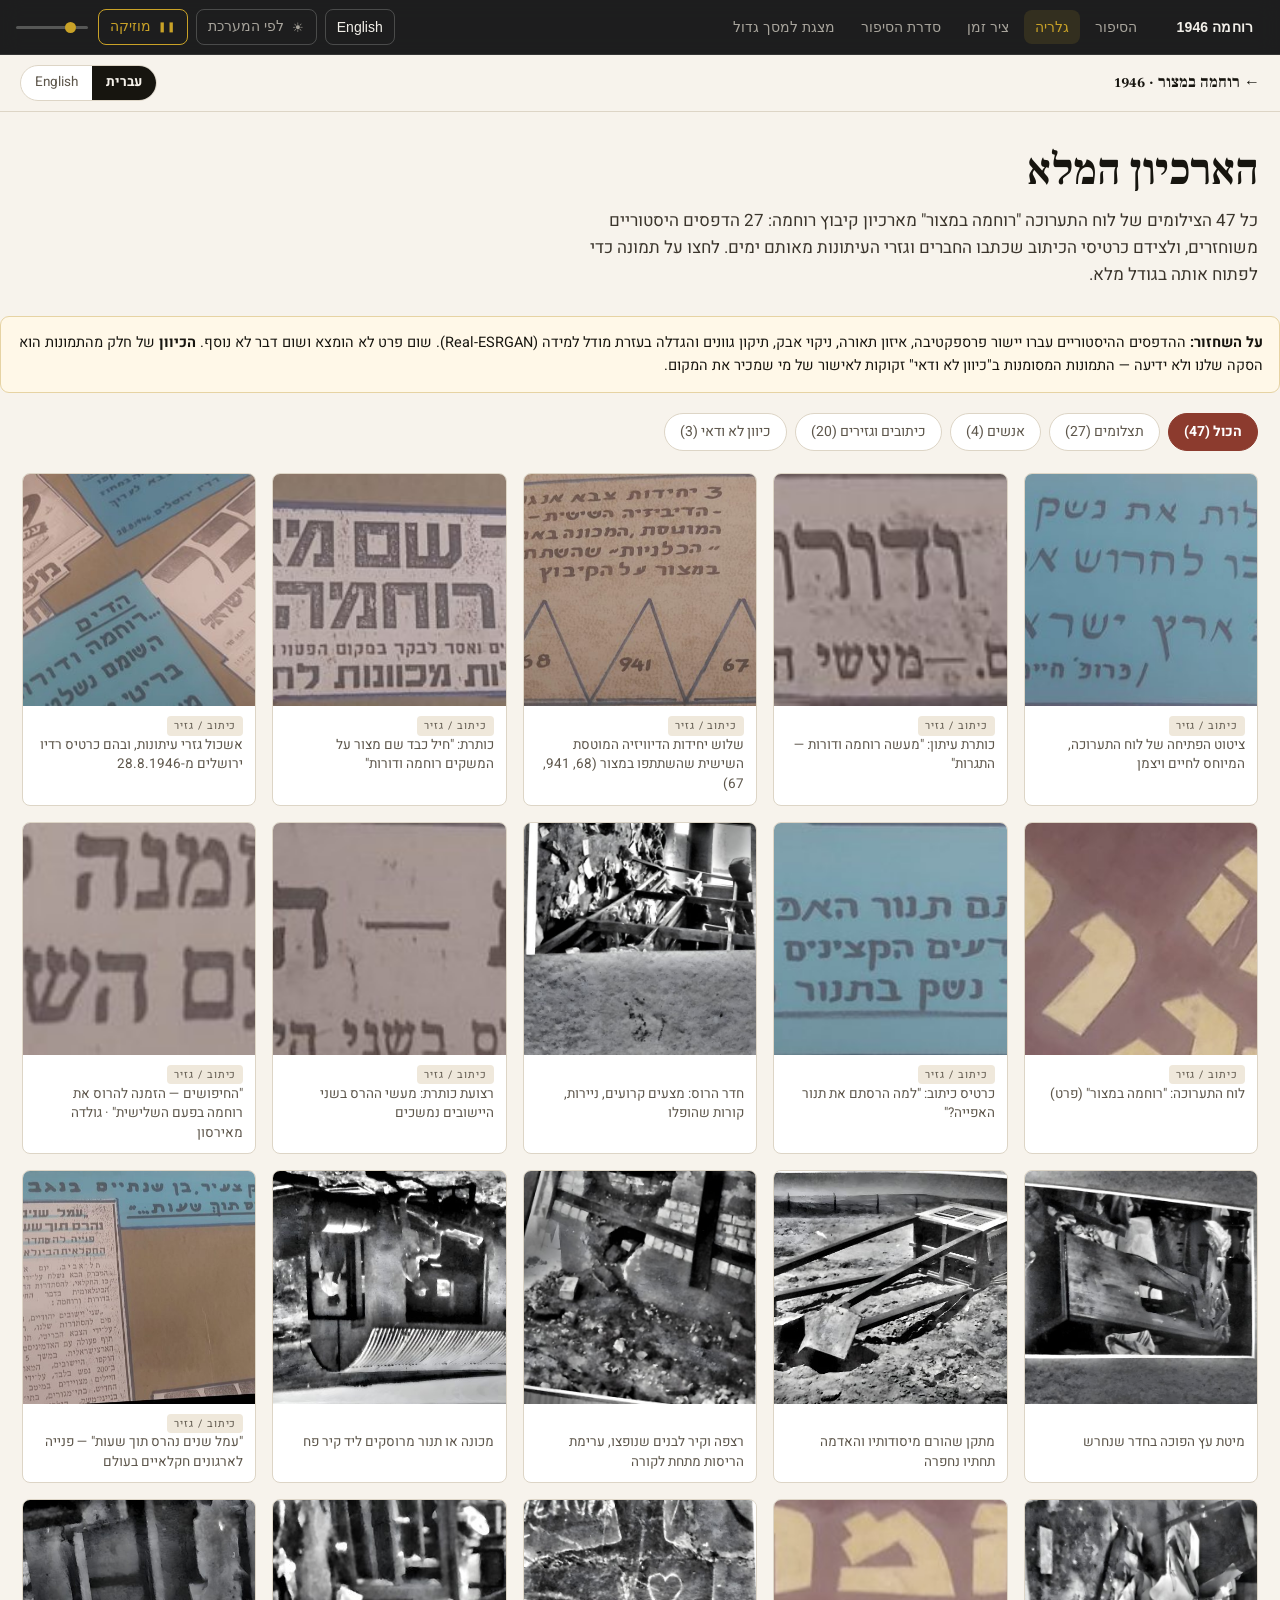
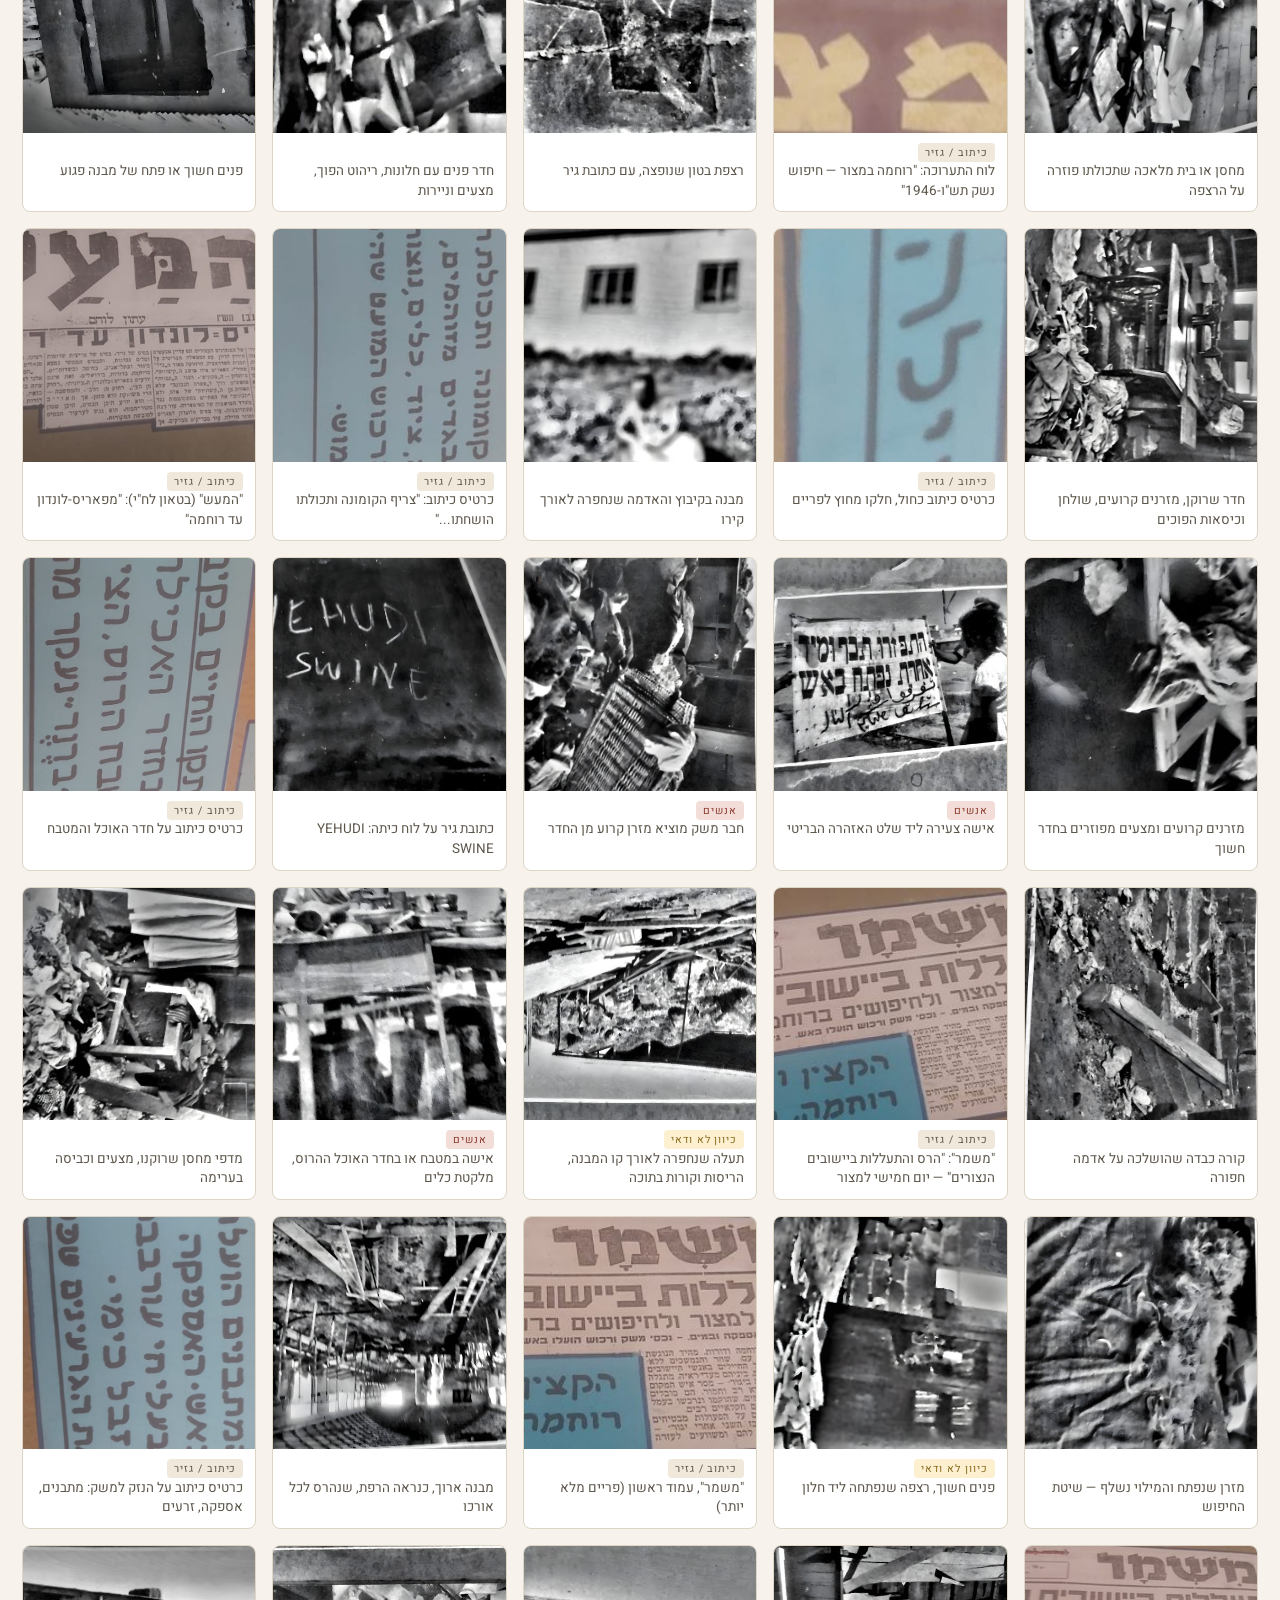
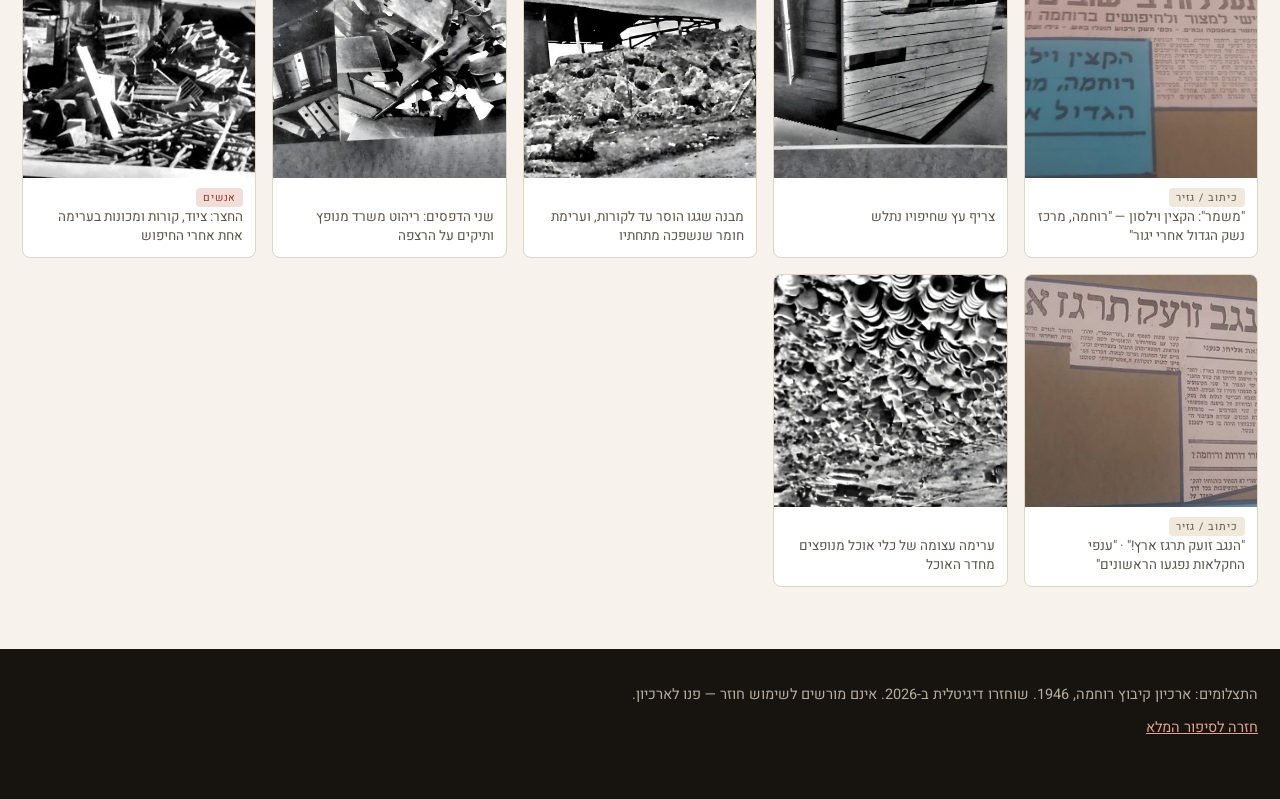
<file: gallery.html>
<!DOCTYPE html>
<html lang="he" dir="rtl">
<head>
<meta charset="utf-8">
<meta name="viewport" content="width=device-width,initial-scale=1">
<title>הארכיון המלא — 47 תצלומים | The full archive — 47 images | Ruhama 1946</title>
<link rel="canonical" href="https://ruhama1946.site/gallery.html">
<meta name="description" content="All 47 photographs of the Kibbutz Ruhama exhibition board on the 1946 British weapons search: 27 restored historical prints plus the caption cards and newspaper clippings. Hebrew and English.">
<meta name="robots" content="index,follow,max-image-preview:large">
<meta property="og:type" content="article">
<meta property="og:title" content="הארכיון המלא · The full archive — Ruhama 1946">
<meta property="og:description" content="All 47 images from the Kibbutz Ruhama exhibition board, digitally restored.">
<meta property="og:image" content="https://ruhama1946.site/og.jpg">
<meta property="og:url" content="https://ruhama1946.site/gallery.html">
<meta name="twitter:card" content="summary_large_image">
<meta name="twitter:image" content="https://ruhama1946.site/og.jpg">
<link rel="alternate" hreflang="he" href="https://ruhama1946.site/gallery.html">
<link rel="alternate" hreflang="en" href="https://ruhama1946.site/gallery.html?lang=en">
<link rel="icon" href="favicon.svg" type="image/svg+xml">
<meta name="theme-color" content="#8c3b2e">
<link rel="preconnect" href="https://fonts.googleapis.com">
<link rel="preconnect" href="https://fonts.gstatic.com" crossorigin>
<link href="https://fonts.googleapis.com/css2?family=Frank+Ruhl+Libre:wght@400;700;900&family=Heebo:wght@300;400;500;700&display=swap" rel="stylesheet">
<style>
:root{--paper:#f7f3ec;--ink:#17150f;--soft:#5d564b;--line:#ddd5c6;--accent:#8c3b2e;--dark:#17130f}
*{box-sizing:border-box;margin:0;padding:0}
body{background:var(--paper);color:var(--ink);font-family:"Heebo",system-ui,sans-serif;line-height:1.6}
.topbar{position:sticky;top:0;z-index:50;background:rgba(247,243,236,.95);backdrop-filter:blur(8px);
  border-bottom:1px solid var(--line);display:flex;justify-content:space-between;align-items:center;
  gap:12px;padding:10px 20px;flex-wrap:wrap}
.brand{font-family:"Frank Ruhl Libre",serif;font-weight:700;font-size:16px}
.brand a{color:inherit;text-decoration:none}
.seg{display:flex;border:1px solid var(--line);border-radius:999px;overflow:hidden;background:#fff}
.seg button{border:0;background:transparent;font:inherit;font-size:13.5px;padding:6px 14px;cursor:pointer;color:var(--soft)}
.seg button[aria-pressed=true]{background:var(--ink);color:var(--paper);font-weight:700}
header.page{max-width:1300px;margin:0 auto;padding:34px 22px 8px}
h1{font-family:"Frank Ruhl Libre",serif;font-size:clamp(26px,4vw,44px);line-height:1.15;margin-bottom:10px}
.lede{color:#3b352c;max-width:70ch;font-size:17px}
.note{background:#fff8e8;border:1px solid #e6d3a3;border-radius:9px;padding:14px 16px;
  margin:20px auto 0;max-width:1300px;font-size:14.5px}
.filters{max-width:1300px;margin:20px auto 0;padding:0 22px;display:flex;gap:8px;flex-wrap:wrap}
.filters button{border:1px solid var(--line);background:#fff;border-radius:999px;padding:7px 15px;
  font:inherit;font-size:14px;cursor:pointer;color:var(--soft)}
.filters button[aria-pressed=true]{background:var(--accent);border-color:var(--accent);color:#fff;font-weight:700}
main{max-width:1300px;margin:0 auto;padding:22px}
.grid{display:grid;grid-template-columns:repeat(auto-fill,minmax(230px,1fr));gap:16px}
figure{margin:0;background:#fff;border:1px solid var(--line);border-radius:8px;overflow:hidden;
  cursor:zoom-in;transition:transform .15s,box-shadow .15s}
figure:hover{transform:translateY(-2px);box-shadow:0 8px 24px rgba(0,0,0,.10)}
figure img{width:100%;aspect-ratio:1;object-fit:cover;display:block;background:#e8e2d6}
figcaption{padding:10px 12px;font-size:13.5px;color:var(--soft);line-height:1.45}
.tag{display:inline-block;font-size:10.5px;letter-spacing:.09em;text-transform:uppercase;
  background:#efe8db;color:var(--soft);border-radius:4px;padding:2px 7px;margin-inline-end:5px}
.tag.p{background:#f2ddd8;color:var(--accent)}
.tag.q{background:#fdf0d0;color:#8a6b1f}
/* lightbox */
.lb{position:fixed;inset:0;background:rgba(12,10,8,.96);z-index:100;display:none;
  grid-template-rows:auto 1fr auto;padding:14px}
.lb.on{display:grid}
.lb img{max-width:100%;max-height:100%;margin:auto;object-fit:contain;display:block}
.lb .bar{display:flex;justify-content:space-between;align-items:center;color:#cbbfb2;font-size:14px;gap:12px}
.lb .bar button{background:transparent;border:1px solid #4a423b;color:#cbbfb2;border-radius:8px;
  padding:7px 14px;font:inherit;cursor:pointer}
.lb .cap{color:#d6cdc2;font-size:14.5px;line-height:1.55;max-width:80ch;margin:10px auto 0;text-align:center}
.lb .cap b{color:#fff}
.lb .cap .src{display:block;color:#8d857a;font-size:12.5px;margin-top:6px}
[data-he]{display:none}
html[dir=rtl] [data-he]{display:revert}
html[dir=rtl] [data-en]{display:none}
footer{margin-top:40px;padding:34px 22px 60px;background:var(--dark);color:#b6ada0;font-size:14.5px}
footer .in{max-width:1300px;margin:0 auto}
footer a{color:#e0a292}
</style>
<link rel="stylesheet" href="theme.css">
<script>
(function(){try{
  var s=localStorage.getItem('ruhama.theme');
  var d=(s==='dark')||(!s&&window.matchMedia&&window.matchMedia('(prefers-color-scheme: dark)').matches);
  document.documentElement.setAttribute('data-theme', d?'dark':'light');
}catch(e){}})();
</script>
</head>
<body>

<div class="topbar">
  <span class="brand"><a href="/"><span data-he>← רוחמה במצור · 1946</span><span data-en>← Ruhama Under Siege · 1946</span></a></span>
  <div class="seg" id="lang">
    <button data-l="he" aria-pressed="true">עברית</button>
    <button data-l="en" aria-pressed="false">English</button>
  </div>
</div>

<header class="page">
  <h1><span data-he>הארכיון המלא</span><span data-en>The full archive</span></h1>
  <p class="lede">
    <span data-he>כל 47 הצילומים של לוח התערוכה "רוחמה במצור" מארכיון קיבוץ רוחמה: 27 הדפסים היסטוריים משוחזרים, ולצידם כרטיסי הכיתוב שכתבו החברים וגזרי העיתונות מאותם ימים. לחצו על תמונה כדי לפתוח אותה בגודל מלא.</span>
    <span data-en>All 47 photographs of the "Ruhama Under Siege" exhibition board from the Kibbutz Ruhama archive: 27 restored historical prints, together with the caption cards the members wrote and the newspaper clippings of those days. Click any image to open it full size.</span>
  </p>
</header>

<div class="note">
  <span data-he><b>על השחזור:</b> ההדפסים ההיסטוריים עברו יישור פרספקטיבה, איזון תאורה, ניקוי אבק, תיקון גוונים והגדלה בעזרת מודל למידה (Real-ESRGAN). שום פרט לא הומצא ושום דבר לא נוסף. <b>הכיוון</b> של חלק מהתמונות הוא הסקה שלנו ולא ידיעה — התמונות המסומנות ב"כיוון לא ודאי" זקוקות לאישור של מי שמכיר את המקום.</span>
  <span data-en><b>About the restoration:</b> the historical prints were perspective-corrected, lighting-flattened, dust-cleaned, tone-repaired and enlarged with a learning model (Real-ESRGAN). No detail was invented and nothing was added. <b>Orientation</b> for some frames is our inference rather than knowledge — anything marked "orientation uncertain" needs confirming by someone who knows the place.</span>
</div>

<div class="filters" id="filters">
  <button data-f="all" aria-pressed="true"><span data-he>הכול (47)</span><span data-en>All (47)</span></button>
  <button data-f="photo" aria-pressed="false"><span data-he>תצלומים (27)</span><span data-en>Photographs (27)</span></button>
  <button data-f="people" aria-pressed="false"><span data-he>אנשים (4)</span><span data-en>People (4)</span></button>
  <button data-f="text" aria-pressed="false"><span data-he>כיתובים וגזירים (20)</span><span data-en>Captions &amp; clippings (20)</span></button>
  <button data-f="unsure" aria-pressed="false"><span data-he>כיוון לא ודאי (3)</span><span data-en>Orientation uncertain (3)</span></button>
</div>

<main><div class="grid" id="grid"></div></main>

<div class="lb" id="lb">
  <div class="bar">
    <button id="prev">‹</button>
    <span id="counter"></span>
    <button id="close"><span data-he>סגירה</span><span data-en>Close</span></button>
    <button id="next">›</button>
  </div>
  <img id="lbimg" alt="">
  <div class="cap" id="lbcap"></div>
</div>

<footer><div class="in">
  <p><span data-he>התצלומים: ארכיון קיבוץ רוחמה, 1946. שוחזרו דיגיטלית ב-2026. אינם מורשים לשימוש חוזר — פנו לארכיון.</span>
     <span data-en>Photographs: Kibbutz Ruhama Archive, 1946. Digitally restored 2026. Not licensed for reuse — contact the archive.</span></p>
  <p style="margin-top:10px"><a href="/"><span data-he>חזרה לסיפור המלא</span><span data-en>Back to the full story</span></a></p>
</div></footer>

<script>
let DATA = [], view = [], idx = 0, L = 'he';

const tagFor = (it, l) => {
  let t = '';
  if (it.people)  t += `<span class="tag p">${l==='he'?'אנשים':'people'}</span>`;
  if (it.unsure)  t += `<span class="tag q">${l==='he'?'כיוון לא ודאי':'orientation?'}</span>`;
  if (!it.photo)  t += `<span class="tag">${l==='he'?'כיתוב / גזיר':'caption / clipping'}</span>`;
  return t;
};

function render(){
  const g = document.getElementById('grid');
  g.innerHTML = view.map((it,k)=>`
    <figure data-k="${k}">
      <img src="images/ai/thumb_${it.id}.jpg" loading="lazy" decoding="async"
           alt="${(L==='he'?it.he:it.en).replace(/"/g,'&quot;')}">
      <figcaption>${tagFor(it,L)}<br>${L==='he'?it.he:it.en}</figcaption>
    </figure>`).join('');
}

function applyFilter(f){
  DATA.forEach(x=>x._show =
      f==='all'    ? true :
      f==='photo'  ? x.photo :
      f==='people' ? x.people :
      f==='text'   ? !x.photo :
      f==='unsure' ? x.unsure : true);
  view = DATA.filter(x=>x._show);
  render();
}

function openLb(k){
  idx = k;
  const it = view[idx];
  document.getElementById('lbimg').src = `images/ai/ruhama_1946_${it.id}_ai.jpg`;
  document.getElementById('lbimg').alt = L==='he'?it.he:it.en;
  const body = L==='he'?it.he:it.en;
  const quote = L==='he' ? (it.he_text||'') : (it.en_text||'');
  document.getElementById('lbcap').innerHTML =
    `<b>${body}</b>` + (quote ? `<br>${quote}` : '') +
    `<span class="src">${L==='he'
      ? 'ארכיון קיבוץ רוחמה · 1946 · שוחזר 2026 · פריט ' + it.id
      : 'Kibbutz Ruhama Archive · 1946 · restored 2026 · item ' + it.id}</span>`;
  document.getElementById('counter').textContent = (idx+1) + ' / ' + view.length;
  document.getElementById('lb').classList.add('on');
}
const move = d => openLb((idx + d + view.length) % view.length);

document.addEventListener('click', e=>{
  const f = e.target.closest('#grid figure');
  if (f) openLb(+f.dataset.k);
});
document.getElementById('close').onclick = ()=>document.getElementById('lb').classList.remove('on');
document.getElementById('next').onclick  = ()=>move(1);
document.getElementById('prev').onclick  = ()=>move(-1);
addEventListener('keydown', e=>{
  if (!document.getElementById('lb').classList.contains('on')) return;
  if (e.key==='Escape') document.getElementById('lb').classList.remove('on');
  if (e.key==='ArrowRight') move(document.documentElement.dir==='rtl'?-1:1);
  if (e.key==='ArrowLeft')  move(document.documentElement.dir==='rtl'?1:-1);
});
document.getElementById('filters').onclick = e=>{
  const b = e.target.closest('button'); if(!b) return;
  [...e.currentTarget.children].forEach(x=>x.setAttribute('aria-pressed', x===b));
  applyFilter(b.dataset.f);
};
function setLang(l,push){
  L = l;
  document.documentElement.lang = l;
  document.documentElement.dir  = l==='he' ? 'rtl' : 'ltr';
  document.querySelectorAll('#lang button').forEach(x=>x.setAttribute('aria-pressed', x.dataset.l===l));
  if (push) history.replaceState(null,'', l==='en' ? '?lang=en' : location.pathname);
  render();
}
document.getElementById('lang').onclick = e=>{
  const b = e.target.closest('button'); if(!b) return;
  setLang(b.dataset.l, true);
};

fetch('gallery-data.json').then(r=>r.json()).then(d=>{
  DATA = d;
  setLang(new URLSearchParams(location.search).get('lang')==='en' ? 'en' : 'he', false);
  applyFilter('all');
});
</script>

<script>
(function () {
  var GA_ID = "G-N56DVENP9H";
  if (!GA_ID) return;
  var s = document.createElement("script");
  s.async = true; s.src = "https://www.googletagmanager.com/gtag/js?id=" + GA_ID;
  document.head.appendChild(s);
  window.dataLayer = window.dataLayer || [];
  window.gtag = function () { dataLayer.push(arguments); };
  gtag("js", new Date());
  gtag("config", GA_ID, { anonymize_ip: true });
})();
</script>
<script src="nav.js" defer></script>
</body>
</html>
</file>
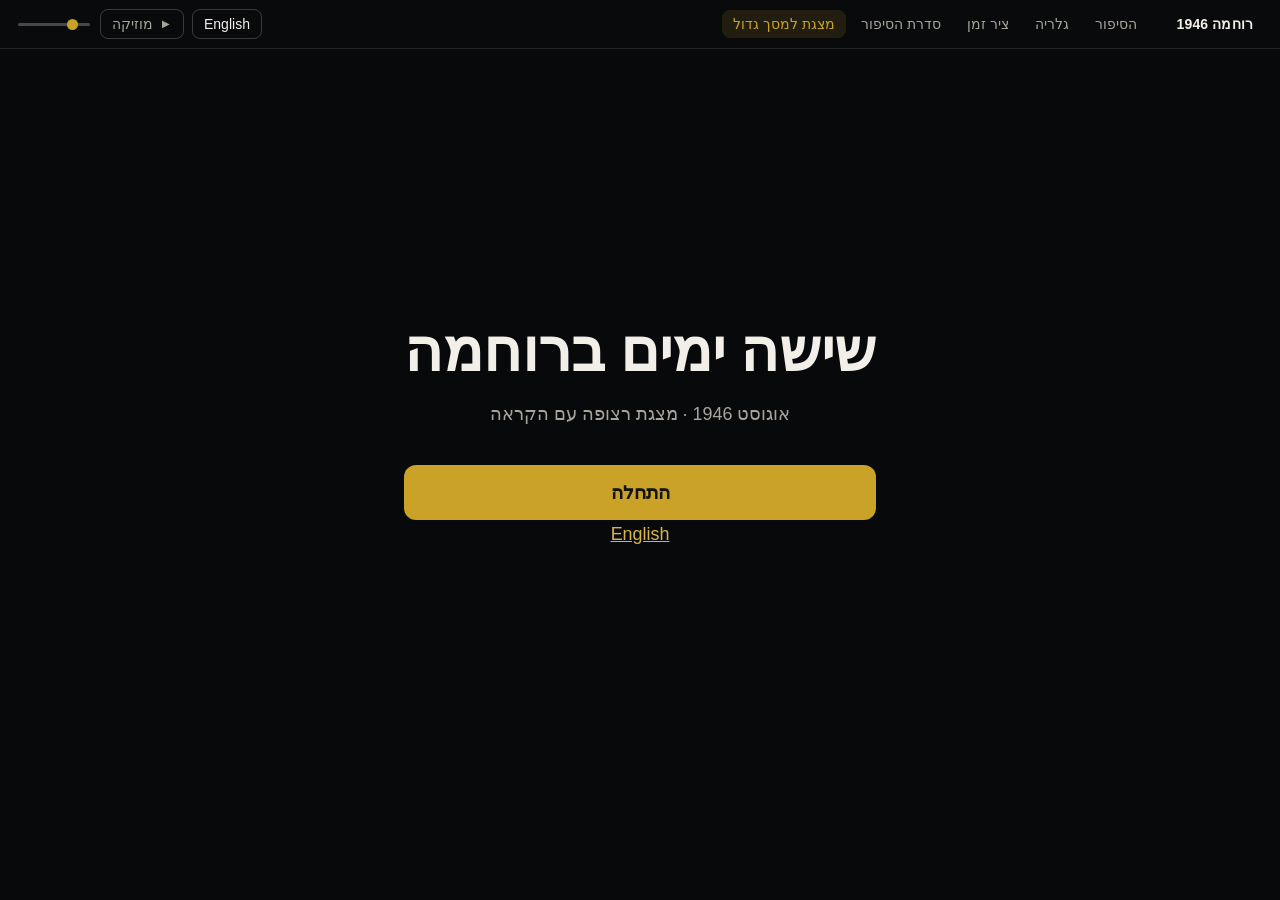
<file: presentation.html>
<!DOCTYPE html>
<html lang="he" dir="rtl">
<head>
<meta charset="utf-8">
<meta name="viewport" content="width=device-width,initial-scale=1">
<title>רוחמה 1946 — מצגת למסך גדול</title>
<meta name="description" content="שישה ימים ברוחמה, אוגוסט 1946 — מצגת רצופה למסך גדול: תצלומי הארכיון המשוחזרים, עם הקראה.">
<meta name="robots" content="index,follow">
<link rel="canonical" href="https://ruhama1946.site/presentation.html">
<meta property="og:type" content="website">
<meta property="og:title" content="שישה ימים ברוחמה — מצגת למסך גדול | Six Days at Ruhama — presentation">
<meta property="og:description" content="A continuous narrated presentation for a hall screen: the restored archive photographs of the 1946 British weapons search at Kibbutz Ruhama, in Hebrew and English.">
<meta property="og:image" content="https://ruhama1946.site/og.jpg">
<meta property="og:url" content="https://ruhama1946.site/presentation.html">
<meta name="twitter:card" content="summary_large_image">
<meta name="twitter:image" content="https://ruhama1946.site/og.jpg">
<link rel="alternate" hreflang="he" href="https://ruhama1946.site/presentation.html">
<link rel="alternate" hreflang="en" href="https://ruhama1946.site/presentation.html?lang=en">
<link rel="icon" href="favicon.svg" type="image/svg+xml">
<style>
:root{
  --bg:#08090b; --ink:#f2efe9; --soft:#a8a49c; --accent:#c9a227; --accent2:#d9b64a;
  --serif:"Frank Ruhl Libre","Times New Roman",Georgia,serif;
  --sans:"Assistant","Helvetica Neue",Arial,sans-serif;
}
*{box-sizing:border-box}
html,body{height:100%;margin:0;background:var(--bg);color:var(--ink);
  font-family:var(--sans);overflow:hidden}
body.idle{cursor:none}
body.idle .chrome{opacity:0;pointer-events:none}

/* ---------- stage ---------- */
#stage{position:fixed;inset:0;display:grid;place-items:center;background:#000}
.frame{position:absolute;inset:0;opacity:0;transition:opacity 1.6s ease}
.frame.on{opacity:1}
.frame img{position:absolute;inset:0;width:100%;height:100%;object-fit:contain;
  /* the prints are photographs of prints - a touch of lift reads better on a wall */
  filter:contrast(1.04) brightness(1.02)}

/* A photograph shown twice is boring; the same photograph shown whole and then
   close is two different pictures. `detail` crops in on a corner so the second
   and third showings read as new images rather than as repeats. */
.frame.detail img{object-fit:cover}

/* Four motions, cycled. Nothing ever moves the same way twice in a row. */
.frame.on img{animation-duration:14s;animation-timing-function:ease-out;
  animation-fill-mode:forwards}
.frame.on.m0 img{animation-name:km0}
.frame.on.m1 img{animation-name:km1}
.frame.on.m2 img{animation-name:km2}
.frame.on.m3 img{animation-name:km3}
@keyframes km0{from{transform:scale(1.00)}         to{transform:scale(1.09)}}
@keyframes km1{from{transform:scale(1.09)}         to{transform:scale(1.00)}}
@keyframes km2{from{transform:scale(1.06) translate(-2%,1%)} to{transform:scale(1.11) translate(2%,-1%)}}
@keyframes km3{from{transform:scale(1.10) translate(1.5%,-1.5%)} to{transform:scale(1.02) translate(-1%,1%)}}
@media (prefers-reduced-motion:reduce){.frame.on img{animation:none}}

/* Scrim under the caption. Which way it runs depends on the picture: a dark
   photograph gets a dark scrim and pale text, a bright one gets the reverse.
   Measured per frame - see readLuminance() below. */
#stage::after{content:"";position:fixed;inset:0;pointer-events:none;
  transition:background .9s ease;
  background:radial-gradient(ellipse at center,transparent 42%,rgba(0,0,0,.55) 100%),
             linear-gradient(to top,rgba(0,0,0,.85) 0,transparent 34%)}
body.lightcap #stage::after{
  background:radial-gradient(ellipse at center,transparent 46%,rgba(0,0,0,.28) 100%),
             linear-gradient(to top,rgba(246,242,234,.92) 0,transparent 34%)}

/* ---------- caption ---------- */
#cap{position:fixed;inset-inline:0;bottom:0;z-index:5;padding:0 7vw 5.5vh;
  text-align:center;pointer-events:none}
#capline{font-family:var(--serif);font-size:clamp(19px,2.35vw,40px);line-height:1.42;
  max-width:24em;margin:0 auto;text-shadow:0 2px 22px rgba(0,0,0,.95);
  opacity:0;transition:opacity .9s ease .35s,color .7s ease,text-shadow .7s ease}
#capline.on{opacity:1}
#chapline{margin:0 0 1.1vh;font-size:clamp(11px,1.05vw,16px);letter-spacing:.18em;
  text-transform:uppercase;color:var(--accent2);opacity:.9;transition:color .7s ease}

/* Bright picture: ink text with a pale halo instead of pale text with a dark one. */
body.lightcap #capline{color:#14120e;
  text-shadow:0 1px 16px rgba(246,242,234,.98), 0 0 4px rgba(246,242,234,.95)}
body.lightcap #chapline{color:#7a5c12}
body.lightcap #count,body.lightcap #hint{color:#4a443c}
body.lightcap #sketchmark{color:#7a5c12;border-color:#7a5c12;
  background:rgba(246,242,234,.72)}

/* A drawing must announce itself on a wall, where nobody reads credits. */
#sketchmark{position:fixed;z-index:7;top:3.4vh;inset-inline-start:2.4vw;
  padding:5px 14px;border:1px solid var(--accent);border-radius:999px;
  color:var(--accent);font-size:clamp(10px,.95vw,14px);letter-spacing:.16em;
  text-transform:uppercase;opacity:0;transition:opacity .6s ease;
  background:rgba(10,11,13,.55);backdrop-filter:blur(4px);pointer-events:none}
#sketchmark.on{opacity:1}

/* ---------- title / text cards ---------- */
.card{position:fixed;inset:0;z-index:6;display:none;place-content:center;
  text-align:center;padding:0 10vw;background:var(--bg)}
.card.on{display:grid;animation:fade 1.4s ease}
@keyframes fade{from{opacity:0}to{opacity:1}}
.card h1{font-family:var(--serif);font-weight:600;margin:0 0 2.4vh;
  font-size:clamp(30px,5.2vw,86px);line-height:1.12}
.card .kicker{color:var(--accent2);letter-spacing:.2em;text-transform:uppercase;
  font-size:clamp(11px,1.15vw,17px);margin:0 0 2.6vh}
.card p{font-family:var(--serif);font-size:clamp(16px,1.75vw,30px);line-height:1.62;
  max-width:26em;margin:0 auto 1.4em;color:#e6e2da}
.card .fine{font-family:var(--sans);font-size:clamp(12px,1.05vw,17px);
  color:var(--soft);max-width:34em;line-height:1.6}
.rule{width:74px;height:2px;background:var(--accent);margin:3.2vh auto}

/* ---------- chrome ---------- */
.chrome{transition:opacity .45s ease}
#bar{position:fixed;inset-inline:0;top:0;z-index:9;height:3px;background:rgba(255,255,255,.1)}
#barfill{height:100%;width:0;background:var(--accent);transition:width .25s linear}
#ctl{position:fixed;z-index:9;bottom:2.2vh;inset-inline-end:2.2vw;display:flex;gap:8px}
#ctl button{background:rgba(20,20,22,.72);color:var(--ink);border:1px solid rgba(255,255,255,.18);
  border-radius:9px;padding:9px 13px;font:inherit;font-size:14px;cursor:pointer;
  backdrop-filter:blur(6px)}
#ctl button:hover{border-color:var(--accent);color:var(--accent2)}
#hint{position:fixed;z-index:9;bottom:2.6vh;inset-inline-start:2.2vw;
  color:var(--soft);font-size:13px;letter-spacing:.02em}
#count{position:fixed;z-index:9;top:2.4vh;inset-inline-end:2.2vw;
  color:var(--soft);font-size:13px;font-variant-numeric:tabular-nums}

/* ---------- start gate (browsers block autoplay with sound) ---------- */
#gate{position:fixed;inset:0;z-index:20;display:grid;place-content:center;
  text-align:center;background:var(--bg);padding:0 10vw}
#gate h1{font-family:var(--serif);font-size:clamp(28px,4.6vw,72px);margin:0 0 1.6vh;font-weight:600}
#gate p{color:var(--soft);font-size:clamp(14px,1.4vw,20px);margin:0 0 4vh;line-height:1.6}
#go{background:var(--accent);color:#141310;border:0;border-radius:12px;
  padding:16px 40px;font:inherit;font-size:clamp(15px,1.5vw,21px);font-weight:600;cursor:pointer}
#go:hover{background:var(--accent2)}
.langpick{margin-top:3.4vh;color:var(--soft);font-size:14px}
.langpick a{color:var(--accent2)}
</style>
</head>
<body>

<div id="stage" aria-hidden="true"></div>

<div id="sketchmark" aria-hidden="true"></div>
<div id="cap"><p id="chapline"></p><p id="capline"></p></div>

<!-- chapter title cards and the Alterman card are injected here -->
<div id="cards"></div>

<div id="bar" class="chrome"><div id="barfill"></div></div>
<div id="count" class="chrome"></div>
<div id="hint" class="chrome"></div>
<div id="ctl" class="chrome">
  <button id="bPrev" title="הקודם">‹</button>
  <button id="bPlay" title="השהיה">❚❚</button>
  <button id="bNext" title="הבא">›</button>
  <button id="bLang">EN</button>
  <button id="bFull">⛶</button>
</div>

<div id="gate">
  <h1 id="gTitle">שישה ימים ברוחמה</h1>
  <p id="gSub">אוגוסט 1946 · מצגת רצופה עם הקראה</p>
  <button id="go">התחלה</button>
  <p class="langpick" id="gLang"><a href="?lang=en">English</a></p>
</div>

<audio id="au" preload="none"></audio>

<script>
(function(){
'use strict';

/* Language. ?lang=en for English; Hebrew is the default, as on the rest of the site. */
var lang = new URLSearchParams(location.search).get('lang') === 'en' ? 'en' : 'he';
var RTL  = lang === 'he';

var T = {
  he:{title:'שישה ימים ברוחמה', sub:'אוגוסט 1946 · מצגת רצופה עם הקראה',
      go:'התחלה', other:'English', otherHref:'?lang=en',
      hint:'רווח — השהיה · ← → מעבר פרק · F מסך מלא', drawing:'רישום, לא תצלום',
      end:'סוף', endSub:'ruhama1946.site', of:'מתוך'},
  en:{title:'Six Days at Ruhama', sub:'August 1946 · a continuous presentation, narrated',
      go:'Begin', other:'עברית', otherHref:'?',
      hint:'Space — pause · ← → chapter · F fullscreen', drawing:'A drawing, not a photograph',
      end:'End', endSub:'ruhama1946.site', of:'of'}
}[lang];

/* ------------------------------------------------------------------ *
 * Chapters. Photo ids are the archive board numbers; captions come
 * from gallery-data.json so there is one source of truth for them.
 * The audio is the article narration, so the images are paced to the
 * words rather than to a fixed clock.
 * ------------------------------------------------------------------ */
var CH = [
  {audio:'part1', kicker:{he:'פרק א',he_:'',en:'Part One'},
   title:{he:'ארץ תחת מנדט',en:'A country under mandate'},
   ids:[{sk:'sketch_mandate_office.jpg',he:'שלטון המנדט הבריטי',en:'The British Mandate administration'},
        {sk:'sketch_checkpoint.jpg',he:'מחסום על הדרך',en:'A checkpoint on the road'},
        {sk:'sketch_immigrant_ship.jpg',he:'ספינת מעפילים מול החוף',en:'An immigrant ship off the coast'},
        {sk:'sketch_negev_country.jpg',he:'ארץ הנגב',en:'The Negev country'},
        {sk:'sketch_1912_founding.jpg',he:'1912 — חוות רוחמה נוסדת',en:'1912 — the Ruhama farm is founded'},
        {sk:'sketch_1913_the_well.jpg',he:'1913 — חופרים את הבאר, 38 מטרים',en:'1913 — the well, dug by hand to 38 metres'},
        '43','23','12','42']},

  {audio:'part2', kicker:{he:'פרק ב',en:'Part Two'},
   title:{he:'המשק שננטש ארבע פעמים',en:'The farm abandoned four times'},
   ids:[{sk:'sketch_moscow_society.jpg',he:'אגודת "שארית ישראל", מוסקבה',en:'The She\'erit Yisrael society, Moscow'},
        {sk:'sketch_neighbouring_village.jpg',he:'ג\'מאמה, הכפר השכן',en:'Jamama, the neighbouring village'},
        {sk:'sketch_first_building.jpg',he:'הבית הראשון',en:'The first building'},
        {sk:'sketch_water_cart.jpg',he:'עגלת המים',en:'The water cart'},
        {sk:'sketch_raising_a_hut.jpg',he:'מקימים צריף',en:'Raising a hut'},
        {sk:'sketch_1917_expulsion.jpg',he:'1917 — נטישה ראשונה',en:'1917 — the first abandonment'},
        {sk:'sketch_1936_orchards.jpg',he:'1936 — הפרדסים נעקרים',en:'1936 — the orchards uprooted'},
        {sk:'sketch_1943_return.jpg',he:'דצמבר 1943 — חוזרים לבאר',en:'December 1943 — back to the well'},
        {sk:'sketch_1944_night_landing.jpg',he:'29 במרץ 1944 — עלייה לקרקע, בלילה',en:'29 March 1944 — going up to the land, at night'},
        {sk:'sketch_palmach_training.jpg',he:'אימוני פלמ"ח בוואדיות',en:'Palmach training in the wadis'},
        '43','42','23']},

  {audio:'part3', kicker:{he:'פרק ג',en:'Part Three'},
   title:{he:'שישה ימים',en:'Six days'},
   ids:[{sk:'sketch_loudspeaker.jpg',he:'ההכרזה ברמקול',en:'The announcement over the loudspeaker'},
        {sk:'sketch_the_radio.jpg',he:'רדיו ירושלים מודיע על המבצע',en:'Radio Jerusalem announces the operation'},
        {sk:'sketch_slik.jpg',he:'סליק — מחבוא נשק מתחת לרצפה',en:'A slik — an arms cache beneath a floor'},
        {sk:'sketch_moving_the_weapons.jpg',he:'הנשק הוצא אל מחוץ לגדר לפני בוא החיילים',en:'The weapons went outside the perimeter before the troops came'},
        {sk:'sketch_the_cordon.jpg',he:'28 באוגוסט — הטבעת נסגרת',en:'28 August — the ring closes'},
        '08','11','13',
        {sk:'sketch_the_search.jpg',he:'שוברים את הרצפה',en:'Breaking the floor'},
        {sk:'sketch_assembled_in_the_yard.jpg',he:'מכונסים בחצר, תחת שמירה',en:'Assembled in the yard, under guard'},
        '14','16',
        {sk:'sketch_trenches_along_the_walls.jpg',he:'תעלות נחפרות לאורך הקירות',en:'Trenches dug along the walls'},
        '18','19',
        {sk:'sketch_dogs_in_the_room.jpg',he:'הכלבים בחדרים',en:'The dogs in the rooms'},
        '21','26',
        {sk:'sketch_the_food_stores.jpg',he:'מחסני המזון',en:'The food stores'},
        '31','33',
        {sk:'sketch_the_hay_burning.jpg',he:'החציר בוער',en:'The hay burning'},
        '35','36',
        {sk:'sketch_the_dining_hall.jpg',he:'חדר האוכל',en:'The dining hall'},
        '37','39','44']},

  {card:'alterman'},

  {audio:'part4', kicker:{he:'פרק ד',en:'Part Four'},
   title:{he:'האנשים בתצלומים',en:'The people in the photographs'},
   ids:['27','28','34','45']},

  {audio:'part5', kicker:{he:'פרק ה',en:'Part Five'},
   title:{he:'מה שלא נמצא',en:'What was not found'},
   ids:['29',{sk:'sketch_1946_tracker_dogs.jpg',he:'כלבי הגישוש שהביאו הבריטים',en:'The tracker dogs the British brought in'},'47','45','35']},

  {audio:'part6', kicker:{he:'פרק ו',en:'Part Six'},
   title:{he:'אחת עשרה נקודות',en:'Eleven points'},
   ids:['45','47',
        {sk:'sketch_rebuilding.jpg',he:'בונים מחדש',en:'Rebuilding'},
        {sk:'sketch_field_hospital.jpg',he:'בית חולים שדה',en:'A field hospital'},
        {sk:'sketch_airstrip.jpg',he:'מנחת בשדה פתוח',en:'A landing strip in open country'},
        {sk:'sketch_1946_eleven_points.jpg',he:'אוקטובר 1946 — אחת עשרה נקודות בלילה אחד',en:'October 1946 — eleven points in one night'},
        '43','23']}
];

var ALTERMAN = {
  he:{kicker:'30 באוגוסט 1946 — היום השלישי למצור',
      h:'אלתרמן עונה',
      p:['בעוד החיילים עדיין בתוך הקיבוץ, פרסם נתן אלתרמן ב"דבר" את טורו ' +
         '"מרשימותיו של כלב" — אחד מטורי <em>הטור השביעי</em>.',
         'ימים ספורים קודם לכן פרסמה העיתונות תצלומים של כלבי גישוש שהביאו ' +
         'הבריטים לארץ כדי לאתר את סליקי ההגנה. אלתרמן השיב להם מפיו של אחד הכלבים.'],
      fine:'הטקסט המלא מוגן בזכויות יוצרים עד 2040 ואינו מוצג כאן. ' +
           'חיים גורי מצטט אותו בסרטון של בית הפלמ״ח — הקישור באתר.'},
  en:{kicker:'30 August 1946 — the third day of the siege',
      h:'Alterman answers',
      p:['While the soldiers were still inside the kibbutz, Nathan Alterman ' +
         'published his column "From the Notes of a Dog" in <em>Davar</em> — ' +
         'one of his <em>Seventh Column</em> pieces.',
         'Days earlier the press had run photographs of the tracker dogs the ' +
         'British brought in to find the Haganah’s arms caches. Alterman ' +
         'answered them in the voice of one of the dogs.'],
      fine:'The text itself is in copyright until 2040 and is not shown here. ' +
           'Haim Gouri quotes it in a Beit HaPalmach film — linked on the site.'}
};

var stage = document.getElementById('stage'),
    cards = document.getElementById('cards'),
    capline = document.getElementById('capline'),
    chapline = document.getElementById('chapline'),
    sketchmark = document.getElementById('sketchmark'),
    barfill = document.getElementById('barfill'),
    count = document.getElementById('count'),
    au = document.getElementById('au');

var caps = {};          // id -> {he,en}
var ci = 0, si = -1, playing = false, cardTimer = null;
var motion = 0, frames = [];

/* ---------- boot ---------- */
document.documentElement.lang = lang;
document.documentElement.dir = RTL ? 'rtl' : 'ltr';
document.getElementById('gTitle').textContent = T.title;
document.getElementById('gSub').textContent = T.sub;
document.getElementById('go').textContent = T.go;
document.getElementById('gLang').innerHTML =
  '<a href="' + T.otherHref + '">' + T.other + '</a>';
document.getElementById('hint').textContent = T.hint;
document.getElementById('bLang').textContent = lang === 'he' ? 'EN' : 'עב';
document.title = T.title + ' — ruhama1946.site';

fetch('gallery-data.json').then(function(r){ return r.json(); }).then(function(d){
  d.forEach(function(x){ caps[x.id] = {he:x.he || '', en:x.en || ''}; });
}).catch(function(){ /* captions are a nicety; the show runs without them */ });

/* ---------- helpers ---------- */
/* A slide is either an archive board number ('27') or a drawing:
   {sk:'file.jpg', he:'caption', en:'caption'}. The two are never allowed to
   look alike - a drawing carries a standing label on screen, exactly as it
   does in the article. On a wall in a public hall nobody reads a credit line,
   so the distinction has to be visible in the frame itself. */
function isSketch(id){ return id && typeof id === 'object'; }

function src(id){
  return isSketch(id) ? 'images/sketches/' + id.sk
                      : 'images/ai/ruhama_1946_' + id + '_ai.jpg';
}

function preload(slide){ if(slide){ var i = new Image(); i.src = src(slide.id); } }

/* Fill a chapter with enough frames that nothing sits on screen for long.
   Pass one shows every image whole, pass two crops into them, and so on, so
   the chapter reads as overview-then-detail rather than as a loop. Sketches
   are shown once per pass but never cropped. */
var TARGET = 6;                      // seconds per frame, roughly

/* Spread the unique images across the WHOLE chapter.
 *
 * The first version filled pass by pass: every picture once, then the same
 * photographs cropped again and again. So a chapter showed everything it had
 * in its opening minute and then repeated itself for the rest - which is
 * exactly what it looked like on screen.
 *
 * This version reserves an evenly spaced slot for each unique image first, so
 * something genuinely new keeps arriving right to the end of the chapter, and
 * only fills the gaps between them with cropped details of the photographs.
 */
function buildFrames(ch, seconds){
  var n = ch.ids.length;
  var want = Math.max(n, Math.round((seconds || 90) / TARGET));
  var out = new Array(want);

  // one evenly spaced slot per unique image, first showing, uncropped
  for (var k = 0; k < n; k++) out[Math.floor(k * want / n)] = { id: ch.ids[k], v: 0 };

  // gaps get detail crops of the photographs - drawings are never cropped
  var photos = [];
  for (var j = 0; j < n; j++) if (!isSketch(ch.ids[j])) photos.push(ch.ids[j]);

  var p = 0;
  for (var i = 0; i < want; i++) {
    if (out[i]) continue;
    if (photos.length) {
      out[i] = { id: photos[p % photos.length],
                 v: 1 + (Math.floor(p / photos.length) % 3) };
      p++;
    } else {
      out[i] = { id: ch.ids[i % n], v: 0 };   // all-drawing chapter: show again
    }
  }
  return out;
}

/* Each slide is {id, v}. v=0 shows the whole image; v>0 crops into a corner,
   so one photograph yields several genuinely different frames. Sketches are
   only ever shown whole - cropping a drawing just looks like a mistake. */
var FOCUS = ['50% 50%', '22% 26%', '78% 30%', '50% 78%'];

/* ------------------------------------------------------------------ *
 * Caption contrast.
 *
 * These prints run from near-black interiors to blown-out white paper,
 * and one fixed treatment cannot serve both: pale text vanishes on the
 * ink drawings, dark text vanishes in the wrecked rooms. So measure the
 * strip of picture that actually sits behind the caption and switch.
 *
 * The measurement has to account for how the image is fitted. With
 * `contain` there are letterbox bars, and a band that falls on the bars
 * is black however bright the photograph is; with `cover` the crop is
 * offset by object-position. Both are worked out here rather than
 * guessed, and the uncovered fraction is weighted as black.
 * ------------------------------------------------------------------ */
var lumCanvas = document.createElement('canvas');
var lumCtx = lumCanvas.getContext('2d', { willReadFrequently: true });
var lightNow = false;

function bandLuminance(img, cover, posX, posY){
  var W = window.innerWidth, H = window.innerHeight;
  var nw = img.naturalWidth, nh = img.naturalHeight;
  if(!nw || !nh) return 0;

  var scale = cover ? Math.max(W / nw, H / nh) : Math.min(W / nw, H / nh);
  var rw = nw * scale, rh = nh * scale;
  var ox = cover ? (W - rw) * posX : (W - rw) / 2;
  var oy = cover ? (H - rh) * posY : (H - rh) / 2;

  var bandTop = H * 0.66;                       // where the caption sits
  var x0 = Math.max(0, ox), x1 = Math.min(W, ox + rw);
  var y0 = Math.max(bandTop, oy), y1 = Math.min(H, oy + rh);
  if(x1 <= x0 || y1 <= y0) return 0;            // band is entirely on black bars

  try{
    lumCanvas.width = 24; lumCanvas.height = 12;
    lumCtx.drawImage(img,
      (x0 - ox) / scale, (y0 - oy) / scale,
      (x1 - x0) / scale, (y1 - y0) / scale,
      0, 0, 24, 12);
    var d = lumCtx.getImageData(0, 0, 24, 12).data, sum = 0;
    for(var i = 0; i < d.length; i += 4){
      sum += 0.2126 * d[i] + 0.7152 * d[i + 1] + 0.0722 * d[i + 2];
    }
    var avg = sum / (d.length / 4);
    var covered = ((x1 - x0) * (y1 - y0)) / (W * (H - bandTop));
    return avg * covered;                       // letterbox counts as black
  }catch(e){ return 0; }                        // never let this break the show
}

/* Hysteresis, so a frame hovering near the threshold cannot flicker. */
function setContrast(img, cover, posX, posY){
  var lum = bandLuminance(img, cover, posX, posY);
  if(!lightNow && lum > 150) lightNow = true;
  else if(lightNow && lum < 118) lightNow = false;
  document.body.classList.toggle('lightcap', lightNow);
}

function show(slide){
  var id = slide.id, v = slide.v || 0;
  var old = stage.querySelector('.frame.on');
  var f = document.createElement('div');
  f.className = 'frame' + (v ? ' detail' : '');
  var img = document.createElement('img');
  img.src = src(id);
  img.alt = '';
  var pos = FOCUS[v % FOCUS.length].split(' ');
  var posX = parseFloat(pos[0]) / 100, posY = parseFloat(pos[1]) / 100;
  if (v) img.style.objectPosition = FOCUS[v % FOCUS.length];
  var measure = function(){ setContrast(img, !!v, posX, posY); };
  if (img.complete && img.naturalWidth) measure(); else img.onload = measure;
  f.appendChild(img);
  stage.appendChild(f);
  // force a reflow so the opacity transition actually runs
  void f.offsetWidth;
  f.classList.add('on', 'm' + (motion++ % 4));
  if(old){
    old.classList.remove('on');
    setTimeout(function(){ if(old.parentNode) old.parentNode.removeChild(old); }, 1800);
  }
  var text = isSketch(id) ? (id[lang] || '') : ((caps[id] || {})[lang] || '');
  capline.classList.remove('on');
  sketchmark.textContent = T.drawing;
  sketchmark.classList.toggle('on', !!isSketch(id));
  setTimeout(function(){
    capline.textContent = text;
    capline.classList.add('on');
  }, 400);
}

function chapterTitleCard(ch, done){
  var el = document.createElement('div');
  el.className = 'card on';
  el.innerHTML = '<p class="kicker">' + (ch.kicker[lang] || '') + '</p>' +
                 '<h1>' + (ch.title[lang] || '') + '</h1>' +
                 '<div class="rule"></div>';
  cards.appendChild(el);
  cardTimer = setTimeout(function(){
    el.style.transition = 'opacity 1s'; el.style.opacity = 0;
    setTimeout(function(){ if(el.parentNode) el.parentNode.removeChild(el); done(); }, 1000);
  }, 3600);
}

function altermanCard(done){
  var a = ALTERMAN[lang];
  var el = document.createElement('div');
  el.className = 'card on';
  el.innerHTML = '<p class="kicker">' + a.kicker + '</p><h1>' + a.h + '</h1>' +
                 '<div class="rule"></div>' +
                 a.p.map(function(x){ return '<p>' + x + '</p>'; }).join('') +
                 '<p class="fine">' + a.fine + '</p>';
  cards.appendChild(el);
  cardTimer = setTimeout(function(){
    el.style.transition = 'opacity 1.2s'; el.style.opacity = 0;
    setTimeout(function(){ if(el.parentNode) el.parentNode.removeChild(el); done(); }, 1200);
  }, 22000);
}

/* ---------- chapter machine ---------- */
function startChapter(n){
  clearTimeout(cardTimer);
  ci = ((n % CH.length) + CH.length) % CH.length;
  si = -1;
  var ch = CH[ci];

  if(ch.card === 'alterman'){
    au.pause(); au.removeAttribute('src');
    chapline.textContent = ''; capline.classList.remove('on');
    altermanCard(function(){ startChapter(ci + 1); });
    return;
  }

  chapline.textContent = (ch.kicker[lang] || '');
  // How far into the show people actually get is the one number that says
  // whether the pacing works on a wall.
  if (window.gtag) gtag('event', 'presentation_chapter',
                        { chapter: ci + 1, language: lang });
  chapterTitleCard(ch, function(){
    frames = buildFrames(ch, 0);          // provisional until metadata lands
    au.src = 'audio/' + lang + '_' + ch.audio + '.mp3';
    au.play().catch(function(){ /* gate handles the first gesture */ });
    playing = true; sync();
    advance(0);
  });
}

function advance(i){
  if(!frames.length || i >= frames.length) return;
  si = i;
  show(frames[i]);
  preload(frames[i + 1]);
  count.textContent = (ci + 1) + ' / ' + CH.length + '  ·  ' +
                      (i + 1) + ' ' + T.of + ' ' + frames.length;
}

/* Pace the images to the narration rather than to a fixed clock: whatever the
   chapter's length turns out to be, the photographs divide it evenly. */
au.addEventListener('loadedmetadata', function(){
  var ch = CH[ci];
  if(ch && ch.ids && isFinite(au.duration)){
    frames = buildFrames(ch, au.duration);
    advance(0);
  }
});

au.addEventListener('timeupdate', function(){
  if(!frames.length || !au.duration || !isFinite(au.duration)) return;
  barfill.style.width = (au.currentTime / au.duration * 100) + '%';
  var want = Math.min(frames.length - 1,
                      Math.floor(au.currentTime / (au.duration / frames.length)));
  if(want !== si) advance(want);
});

au.addEventListener('ended', function(){ startChapter(ci + 1); });

/* An audio file that 404s must not stall the wall display. */
au.addEventListener('error', function(){
  if(au.getAttribute('src')) setTimeout(function(){ startChapter(ci + 1); }, 1200);
});

/* ---------- controls ---------- */
function sync(){ document.getElementById('bPlay').textContent = playing ? '❚❚' : '▶'; }

function toggle(){
  if(!au.src) return;
  if(au.paused){ au.play(); playing = true; } else { au.pause(); playing = false; }
  sync();
}

document.getElementById('bPlay').onclick = toggle;
document.getElementById('bNext').onclick = function(){ startChapter(ci + 1); };
document.getElementById('bPrev').onclick = function(){ startChapter(ci - 1); };
document.getElementById('bLang').onclick = function(){
  location.search = lang === 'he' ? '?lang=en' : '';
};
document.getElementById('bFull').onclick = function(){
  if(document.fullscreenElement) document.exitFullscreen();
  else document.documentElement.requestFullscreen().catch(function(){});
};

document.addEventListener('keydown', function(e){
  if(e.key === ' '){ e.preventDefault(); toggle(); }
  else if(e.key === 'ArrowRight') startChapter(RTL ? ci - 1 : ci + 1);
  else if(e.key === 'ArrowLeft')  startChapter(RTL ? ci + 1 : ci - 1);
  else if(e.key === 'f' || e.key === 'F') document.getElementById('bFull').click();
  else if(e.key === 'Escape' && document.fullscreenElement) document.exitFullscreen();
});

/* Hide the cursor and the controls when nobody has touched it - this thing is
   meant to be left running on a screen in a hall. */
var idle;
function wake(){
  document.body.classList.remove('idle');
  clearTimeout(idle);
  idle = setTimeout(function(){ document.body.classList.add('idle'); }, 3500);
}
['mousemove','mousedown','keydown','touchstart'].forEach(function(ev){
  document.addEventListener(ev, wake, {passive:true});
});
wake();

/* ---------- start ---------- */
document.getElementById('go').onclick = function(){
  if (window.gtag) gtag('event', 'presentation_start', { language: lang });
  document.getElementById('gate').style.display = 'none';
  document.documentElement.requestFullscreen().catch(function(){});
  startChapter(0);
};
})();
</script>
<script src="nav.js" defer></script>
<script>
(function () {
  var GA_ID = "G-N56DVENP9H";
  if (!GA_ID) return;
  var s = document.createElement("script");
  s.async = true; s.src = "https://www.googletagmanager.com/gtag/js?id=" + GA_ID;
  document.head.appendChild(s);
  window.dataLayer = window.dataLayer || [];
  window.gtag = function () { dataLayer.push(arguments); };
  gtag("js", new Date());
  gtag("config", GA_ID, { anonymize_ip: true });
})();
</script>
</body>
</html>
</file>
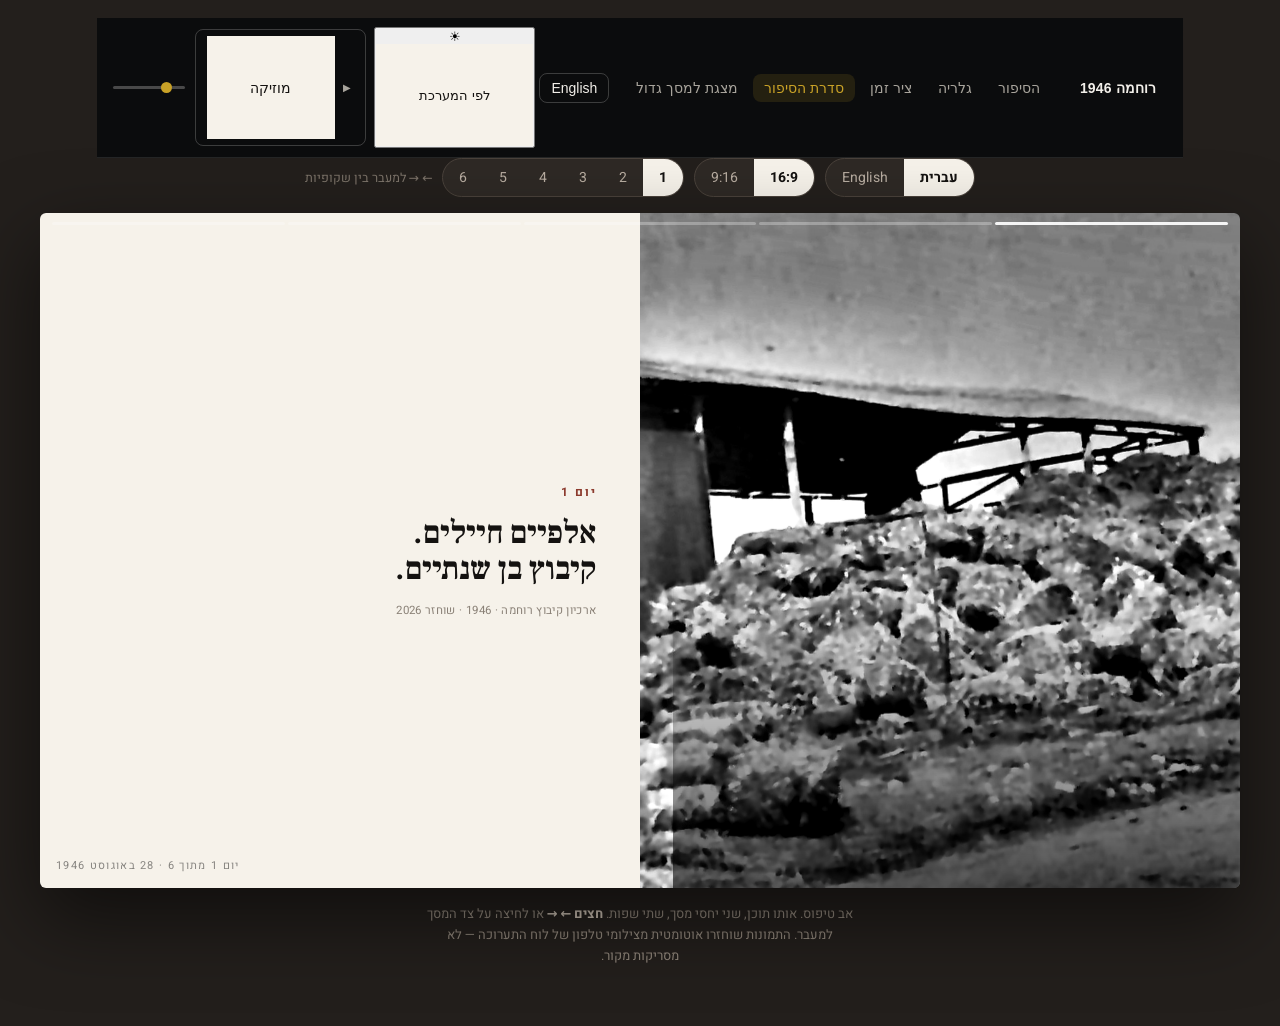
<file: slides.html>
<!DOCTYPE html>
<html lang="he" dir="rtl">
<head>
<meta charset="utf-8">
<meta name="viewport" content="width=device-width,initial-scale=1">
<title>שישה ימים ברוחמה — סדרת הסיפור | Six Days at Ruhama — the story in slides</title>
<link rel="canonical" href="https://ruhama1946.site/slides.html">
<meta name="description" content="The 1946 British siege of Kibbutz Ruhama told as a six-part slide sequence, one part per day of the siege. Hebrew and English, at 16:9 and 9:16.">
<meta name="robots" content="index,follow,max-image-preview:large">
<meta property="og:type" content="article">
<meta property="og:title" content="שישה ימים ברוחמה — סדרת הסיפור | Six Days at Ruhama — the story in slides">
<meta property="og:description" content="The 1946 British siege of Kibbutz Ruhama told as a six-part slide sequence, one part per day of the siege. Hebrew and English, at 16:9 and 9:16.">
<meta property="og:image" content="https://ruhama1946.site/og.jpg">
<meta property="og:url" content="https://ruhama1946.site/slides.html">
<meta name="twitter:card" content="summary_large_image">
<meta name="twitter:image" content="https://ruhama1946.site/og.jpg">
<link rel="alternate" hreflang="he" href="https://ruhama1946.site/slides.html">
<link rel="alternate" hreflang="en" href="https://ruhama1946.site/slides.html?lang=en">
<link rel="icon" href="favicon.svg" type="image/svg+xml">
<meta name="theme-color" content="#8c3b2e">

<link href="https://fonts.googleapis.com/css2?family=Frank+Ruhl+Libre:wght@400;500;700;900&family=Heebo:wght@300;400;700&display=swap" rel="stylesheet">
<style>
:root{
  --paper:#f6f2ea; --ink:#141210; --accent:#8c3b2e; --muted:#8a8177;
  --stageW:1200px;
}
*{box-sizing:border-box;margin:0;padding:0}
body{background:#231f1c;color:var(--paper);
  font-family:"Heebo",system-ui,sans-serif;min-height:100vh;
  display:flex;flex-direction:column;align-items:center;padding:18px 14px 60px}

/* ---------- controls ---------- */
.bar{display:flex;gap:10px;flex-wrap:wrap;justify-content:center;align-items:center;
  margin-bottom:16px;font-size:14px}
.seg{display:flex;border:1px solid #4a423b;border-radius:999px;overflow:hidden;background:#2e2925}
.seg button{border:0;background:transparent;color:#b8ada1;font:inherit;padding:8px 16px;cursor:pointer}
.seg button[aria-pressed=true]{background:var(--paper);color:var(--ink);font-weight:700}
.hint{color:#7d746a;font-size:12.5px}

/* ---------- stage ---------- */
.stage{position:relative;background:#000;overflow:hidden;
  box-shadow:0 30px 80px rgba(0,0,0,.55);border-radius:6px;
  width:min(var(--stageW),94vw)}
body[data-ar="16x9"] .stage{aspect-ratio:16/9}
body[data-ar="9x16"] .stage{aspect-ratio:9/16;width:min(430px,88vw);border-radius:26px}

.slide{position:absolute;inset:0;opacity:0;transition:opacity .5s ease;
  display:grid;background:#0d0b0a}
.slide.on{opacity:1}
body[data-ar="16x9"] .slide{grid-template-columns:1fr 1fr}
body[data-ar="9x16"] .slide{grid-template-rows:1fr auto}

.pic{position:relative;overflow:hidden;background:#0d0b0a}
.pic img{width:100%;height:100%;object-fit:cover;filter:contrast(1.04);
  animation:push 14s ease-out forwards}
@keyframes push{from{transform:scale(1.005)}to{transform:scale(1.11)}}
.pic::after{content:"";position:absolute;inset:0;
  background:linear-gradient(to top,rgba(0,0,0,.62),rgba(0,0,0,0) 46%)}

.txt{padding:clamp(20px,3.4vw,54px);display:flex;flex-direction:column;
  justify-content:center;gap:14px;background:var(--paper);color:var(--ink)}
body[data-ar="9x16"] .txt{position:absolute;inset-inline:0;bottom:0;
  background:linear-gradient(to top,rgba(10,8,7,.93) 62%,rgba(10,8,7,0));
  color:var(--paper);padding:26px 24px 84px;justify-content:flex-end;min-height:52%}

.kicker{font-size:12px;letter-spacing:.16em;text-transform:uppercase;
  color:var(--accent);font-weight:700}
body[data-ar="9x16"] .kicker{color:#e0a292}
.head{font-family:"Frank Ruhl Libre",Georgia,serif;font-weight:700;line-height:1.14;
  font-size:clamp(24px,2.5vw,44px)}
body[data-ar="9x16"] .head{font-size:clamp(24px,6.4vw,34px)}
.body{font-size:clamp(14px,1.06vw,18px);line-height:1.6;max-width:44ch;opacity:.92}
body[data-ar="9x16"] .body{font-size:16px}
.quote{font-family:"Frank Ruhl Libre",Georgia,serif;font-style:italic;
  font-size:clamp(17px,1.5vw,25px);line-height:1.45;border-inline-start:3px solid var(--accent);
  padding-inline-start:16px}
.cred{font-size:11.5px;color:var(--muted);letter-spacing:.03em}
body[data-ar="9x16"] .cred{color:#9a9188}

/* quote-only slide */
.slide.plain{grid-template-columns:1fr!important;grid-template-rows:1fr!important}
.slide.plain .txt{background:#1a1613;color:var(--paper);align-items:center;text-align:center;
  position:static;min-height:0;padding:8%}
.slide.plain .quote{border:0;padding:0;max-width:22ch}

/* progress + nav */
.prog{position:absolute;top:0;inset-inline:0;display:flex;gap:3px;padding:9px 12px;z-index:5}
.prog i{flex:1;height:3px;background:rgba(255,255,255,.28);border-radius:2px}
.prog i.done{background:rgba(255,255,255,.92)}
.nav{position:absolute;inset:0;display:flex;z-index:6}
.nav button{flex:1;border:0;background:transparent;cursor:pointer}
.badge{position:absolute;bottom:14px;inset-inline-start:16px;z-index:5;
  font-size:11px;letter-spacing:.12em;color:rgba(255,255,255,.7);text-transform:uppercase}
body[data-ar="16x9"] .badge{color:rgba(0,0,0,.45);inset-inline-start:auto;inset-inline-end:16px}

.meta{margin-top:16px;color:#8f857a;font-size:13px;text-align:center;max-width:62ch;line-height:1.6}
.meta b{color:#cbbfb2}
a{color:#d9a08e}
</style>
</head>
<body data-ar="16x9">

<div class="bar">
  <div class="seg" id="lang">
    <button data-l="he" aria-pressed="true">עברית</button>
    <button data-l="en" aria-pressed="false">English</button>
  </div>
  <div class="seg" id="ar">
    <button data-a="16x9" aria-pressed="true">16:9</button>
    <button data-a="9x16" aria-pressed="false">9:16</button>
  </div>
  <div class="seg" id="ep"></div>
  <span class="hint" id="hint"></span>
</div>

<div class="stage" id="stage">
  <div class="prog" id="prog"></div>
  <div class="nav"><button id="prev" aria-label="prev"></button><button id="next" aria-label="next"></button></div>
  <div class="badge" id="badge"></div>
</div>

<p class="meta" id="meta"></p>

<script>
const IMG = n => `images/ruhama_1946_${String(n).padStart(2,'0')}_web.jpg`;

const EPISODES = [
{t:{he:'המצור',en:'The cordon'}, d:{he:'28 באוגוסט 1946',en:'28 August 1946'}, cards:[
 {img:43,k:{he:'יום 1',en:'Day 1'},h:{he:'אלפיים חיילים.\nקיבוץ בן שנתיים.',en:'Two thousand soldiers.\nA kibbutz two years old.'}},
 {img:23,h:{he:'אין יוצא ואין נכנס',en:'No one in, no one out'},b:{he:'ב-28 באוגוסט 1946 סוגר הצבא הבריטי על קיבוץ רוחמה ועל שכנו דורות, בנגב המערבי. רדיו ירושלים מודיע על המבצע באותו היום.',en:'On 28 August 1946 the British Army seals Kibbutz Ruhama and its neighbour Dorot, in the western Negev. Radio Jerusalem announces the operation the same day.'}},
 {img:27,h:{he:'"הכלניות"',en:'“The Anemones”'},b:{he:'הכוח הוא הדיוויזיה המוטסת השישית. בארץ קראו להם על שם הכומתות האדומות שלהם.',en:'The force is the 6th Airborne Division. In Palestine they were named for their red berets.'}},
 {plain:1,q:{he:'"כדי לגלות את נשק המגן תצטרכו לחרוש את כל אדמות ארץ ישראל."',en:'“To find the defence weapons you would have to plough every acre of the Land of Israel.”'},b:{he:'מיוחס לחיים ויצמן — הציטוט שפותח את לוח התערוכה ברוחמה',en:'Attributed to Chaim Weizmann — the quotation that opens the Ruhama exhibition board'}},
 {img:12,h:{he:'הם חיפשו נשק',en:'They were looking for weapons'},b:{he:'הנשק כבר לא היה שם.',en:'The weapons were already gone.'}}
]},

{t:{he:'השיטה',en:'The method'}, d:{he:'29 באוגוסט',en:'29 August'}, cards:[
 {img:13,k:{he:'יום 2',en:'Day 2'},h:{he:'קודם כל, הרצפות.',en:'First, the floors.'}},
 {img:13,h:{he:'ניפצו ואז חפרו',en:'Break, then dig'},b:{he:'ניפצו את הרצפות. חפרו תעלות לאורך קירות המבנים. חיפשו סליק שלא היה קיים.',en:'They broke the floors. They dug trenches along the walls of the buildings. Searching for a cache that was not there.'}},
 {img:12,h:{he:'מבנים שלמים',en:'Whole structures'},b:{he:'מבנים הורמו מיסודותיהם והאדמה תחתם נחפרה.',en:'Buildings were levered off their foundations and the ground beneath them dug out.'}},
 {plain:1,q:{he:'"למה הרסתם את תנור האפייה? האין יודעים הקצינים כי אי אפשר להסתיר נשק בתנור מוסק?"',en:'“Why did you destroy the baking oven? Do the officers not know that you cannot hide weapons in a lit oven?”'},b:{he:'מתוך כרטיסי הכיתוב שכתבו חברי הקיבוץ',en:'From the caption cards written by the kibbutz members'}},
 {img:31,h:{he:'זה לא היה חיפוש',en:'This was not a search'},b:{he:'זה היה מסר.',en:'It was a message.'}}
]},

{t:{he:'כל מזרן',en:'Every mattress'}, d:{he:'30 באוגוסט',en:'30 August'}, cards:[
 {img:36,k:{he:'יום 3',en:'Day 3'},h:{he:'קרעו כל מזרן בקיבוץ.',en:'They slit every mattress in the kibbutz.'}},
 {img:36,h:{he:'מזרן אחרי מזרן',en:'Mattress after mattress'},b:{he:'נפתח, נוער, נזרק.',en:'Opened, emptied, thrown down.'}},
 {img:21,h:{he:'חדרי המגורים, אחרי',en:'The living quarters, afterwards'}},
 {plain:1,q:{he:'"צריף הקומונה ותכולתו הושחתו. ערימת בגדים מזוהמים, מכונות התפירה, כלים, נוצות, חיתולי ילדים — הרכוש המועט שהיה לנו אינו יותר לשימוש."',en:'“The commune hut and its contents were ruined. A heap of soiled clothes, the sewing machines, utensils, feathers, babies’ nappies — the little property we had is no longer usable.”'}},
 {img:26,h:{he:'לא היה הרבה מה לאבד',en:'Not much to lose'},b:{he:'הקיבוץ עלה לקרקע שנתיים קודם לכן, בלילה, בניגוד לחוק.',en:'The kibbutz had settled the land two years earlier, at night, against the law.'}}
]},

{t:{he:'המשק',en:'The farm'}, d:{he:'31 באוגוסט',en:'31 August'}, cards:[
 {img:47,k:{he:'יום 4',en:'Day 4'},h:{he:'ואז הגיעו למזון.',en:'Then they got to the food.'}},
 {img:35,h:{he:'המחסנים',en:'The stores'},b:{he:'מחסני האספקה רוקנו. זבל כימי עורבב במזון.',en:'The supply stores were emptied. Chemical fertiliser was mixed into the food.'}},
 {img:39,h:{he:'המתבן והזרעים',en:'The hay and the seed'},b:{he:'המתבן הועלה באש. הגרעינים לזריעה נפסלו. האספקה ליישובים הנצורים נחסמה.',en:'The haystack was set alight. The seed grain was spoiled. Supplies to the besieged settlements were blocked.'}},
 {plain:1,q:{he:'"עמל שנים נהרס תוך שעות."',en:'“Years of labour destroyed within hours.”'},b:{he:'מתוך פנייה של המשק לארגונים חקלאיים בעולם',en:'From the settlement’s appeal to international agricultural bodies'}},
 {img:47,h:{he:'מהקירות עד הזרעים',en:'From the walls to the seeds'},b:{he:'חיפוש נשק שהתחיל ברצפות והסתיים במחסן הגרעינים.',en:'A weapons search that began at the floors and ended in the seed store.'}}
]},

{t:{he:'יום חמישי',en:'Day five'}, d:{he:'1 בספטמבר',en:'1 September'}, cards:[
 {img:41,k:{he:'יום 5',en:'Day 5'},h:{he:'ביום החמישי, זה הגיע לעמוד הראשון.',en:'On the fifth day, it made the front page.'}},
 {img:41,h:{he:'"הרס והתעללות ביישובים הנצורים"',en:'“Destruction and abuse in the besieged settlements”'},b:{he:'"משמר", יום חמישי למצור ולחיפושים ברוחמה ודורות.',en:'Mishmar, day five of the siege and searches at Ruhama and Dorot.'}},
 {img:44,h:{he:'"מרכז הנשק הגדול אחרי יגור"',en:'“The largest arms centre after Yagur”'},b:{he:'כך תיאר הקצין הבריטי וילסון את רוחמה. תיקי המשרד נשפכו על הרצפה.',en:'So the British officer Wilson described Ruhama. The office files were tipped onto the floor.'}},
 {img:29,h:{he:'על לוח בכיתה, בגיר',en:'On a classroom blackboard, in chalk'},b:{he:'YEHUDI SWINE. הצילום נשמר בארכיון הקיבוץ כראיה להתנהלות החיפוש.',en:'YEHUDI SWINE. The photograph was kept in the kibbutz archive as evidence of how the search was conducted.'}},
 {plain:1,q:{he:'"החיפושים — הזמנה להרוס את רוחמה בפעם השלישית."',en:'“The searches — an invitation to destroy Ruhama for the third time.”'},b:{he:'גולדה מאירסון, במסיבת עיתונאים עם עיתונאי חוץ',en:'Golda Meyerson, at a press conference with foreign journalists'}}
]},

{t:{he:'כלום',en:'Nothing'}, d:{he:'2 בספטמבר',en:'2 September'}, cards:[
 {img:45,k:{he:'יום 6',en:'Day 6'},h:{he:'שישה ימים.\nואז הם הלכו.',en:'Six days.\nAnd then they left.'}},
 {img:45,h:{he:'הם לא מצאו דבר',en:'They found nothing'},b:{he:'הסליקים הוצאו אל מחוץ לגדר עוד לפני שהכוח הגיע.',en:'The caches had been moved outside the perimeter before the force arrived.'}},
 {img:34,h:{he:'השיקום ארך חודשים',en:'The rebuilding took months'},b:{he:'מבנים רבים נהרסו, רכוש רב נשדד, ותשתיות נבנו מחדש.',en:'Many buildings were destroyed, much property looted, and the infrastructure rebuilt from scratch.'}},
 {img:8,h:{he:'ושישה שבועות אחר כך',en:'And six weeks later'},b:{he:'מרוחמה יצאו כוחות למבצע 11 הנקודות בנגב. החיפוש נכשל פעמיים.',en:'Ruhama was a launch point for the 11 Points operation in the Negev. The search failed twice over.'}},
 {plain:1,q:{he:'ארכיון קיבוץ רוחמה · 1946–2026',en:'Kibbutz Ruhama Archive · 1946–2026'},b:{he:'שוחזר דיגיטלית ב-2026 מצילומי לוח התערוכה',en:'Digitally restored in 2026 from photographs of the exhibition board'}}
]}
];

const CRED={he:'ארכיון קיבוץ רוחמה · 1946 · שוחזר 2026',en:'Kibbutz Ruhama Archive · 1946 · restored 2026'};
const META={
 he:'אב טיפוס. אותו תוכן, שני יחסי מסך, שתי שפות. <b>חצים ← →</b> או לחיצה על צד המסך למעבר. התמונות שוחזרו אוטומטית מצילומי טלפון של לוח התערוכה — לא מסריקות מקור.',
 en:'Prototype. Same content, two aspect ratios, two languages. <b>Arrow keys</b> or click either side of the frame to move. Images were restored automatically from phone photographs of the exhibition board — not from master scans.'};

let L='he', E=0, C=0;
const stage=document.getElementById('stage'), prog=document.getElementById('prog');

function render(){
  document.querySelectorAll('.slide').forEach(s=>s.remove());
  const cards=EPISODES[E].cards;
  cards.forEach((c,i)=>{
    const d=document.createElement('div');
    d.className='slide'+(c.plain?' plain':'')+(i===C?' on':'');
    const txt=`<div class="txt">
      ${c.k?`<div class="kicker">${c.k[L]}</div>`:''}
      ${c.h?`<h2 class="head">${c.h[L].replace(/\n/g,'<br>')}</h2>`:''}
      ${c.q?`<p class="quote">${c.q[L]}</p>`:''}
      ${c.b?`<p class="body">${c.b[L]}</p>`:''}
      ${c.img?`<p class="cred">${CRED[L]}</p>`:''}
    </div>`;
    d.innerHTML=(c.img?`<div class="pic"><img src="${IMG(c.img)}" alt=""></div>`:'')+txt;
    stage.appendChild(d);
  });
  prog.innerHTML=cards.map((_,i)=>`<i class="${i<=C?'done':''}"></i>`).join('');
  document.getElementById('badge').textContent=
    (L==='he'?`יום ${E+1} מתוך 6 · `:`Day ${E+1} of 6 · `)+EPISODES[E].d[L];
  document.getElementById('meta').innerHTML=META[L];
  document.getElementById('hint').textContent=
    L==='he'?'← → למעבר בין שקופיות':'← → to move between slides';
}
function eps(){
  document.getElementById('ep').innerHTML=EPISODES.map((e,i)=>
    `<button data-e="${i}" aria-pressed="${i===E}">${i+1}</button>`).join('');
}
function go(d){
  const n=EPISODES[E].cards.length;
  C+=d;
  if(C>=n){ if(E<EPISODES.length-1){E++;C=0;eps();} else C=n-1; }
  if(C<0){ if(E>0){E--;C=EPISODES[E].cards.length-1;eps();} else C=0; }
  render();
}
document.getElementById('next').onclick=()=>go(1);
document.getElementById('prev').onclick=()=>go(-1);
addEventListener('keydown',e=>{
  if(e.key==='ArrowRight') go(document.documentElement.dir==='rtl'?-1:1);
  if(e.key==='ArrowLeft')  go(document.documentElement.dir==='rtl'?1:-1);
});
document.getElementById('lang').onclick=e=>{
  const b=e.target.closest('button'); if(!b) return;
  L=b.dataset.l;
  document.documentElement.lang=L;
  document.documentElement.dir=L==='he'?'rtl':'ltr';
  [...e.currentTarget.children].forEach(x=>x.setAttribute('aria-pressed',x===b));
  render();
};
document.getElementById('ar').onclick=e=>{
  const b=e.target.closest('button'); if(!b) return;
  document.body.dataset.ar=b.dataset.a;
  [...e.currentTarget.children].forEach(x=>x.setAttribute('aria-pressed',x===b));
};
document.getElementById('ep').onclick=e=>{
  const b=e.target.closest('button'); if(!b) return;
  E=+b.dataset.e; C=0; eps(); render();
};
eps(); render();
</script>

<script>
(function () {
  var GA_ID = "G-N56DVENP9H";                       // <-- e.g. "G-XXXXXXXXXX"
  if (!GA_ID) return;
  var s = document.createElement("script");
  s.async = true; s.src = "https://www.googletagmanager.com/gtag/js?id=" + GA_ID;
  document.head.appendChild(s);
  window.dataLayer = window.dataLayer || [];
  window.gtag = function () { dataLayer.push(arguments); };
  gtag("js", new Date());
  gtag("config", GA_ID, { anonymize_ip: true });
})();
</script>
<script src="nav.js" defer></script>
</body>
</html>
</file>
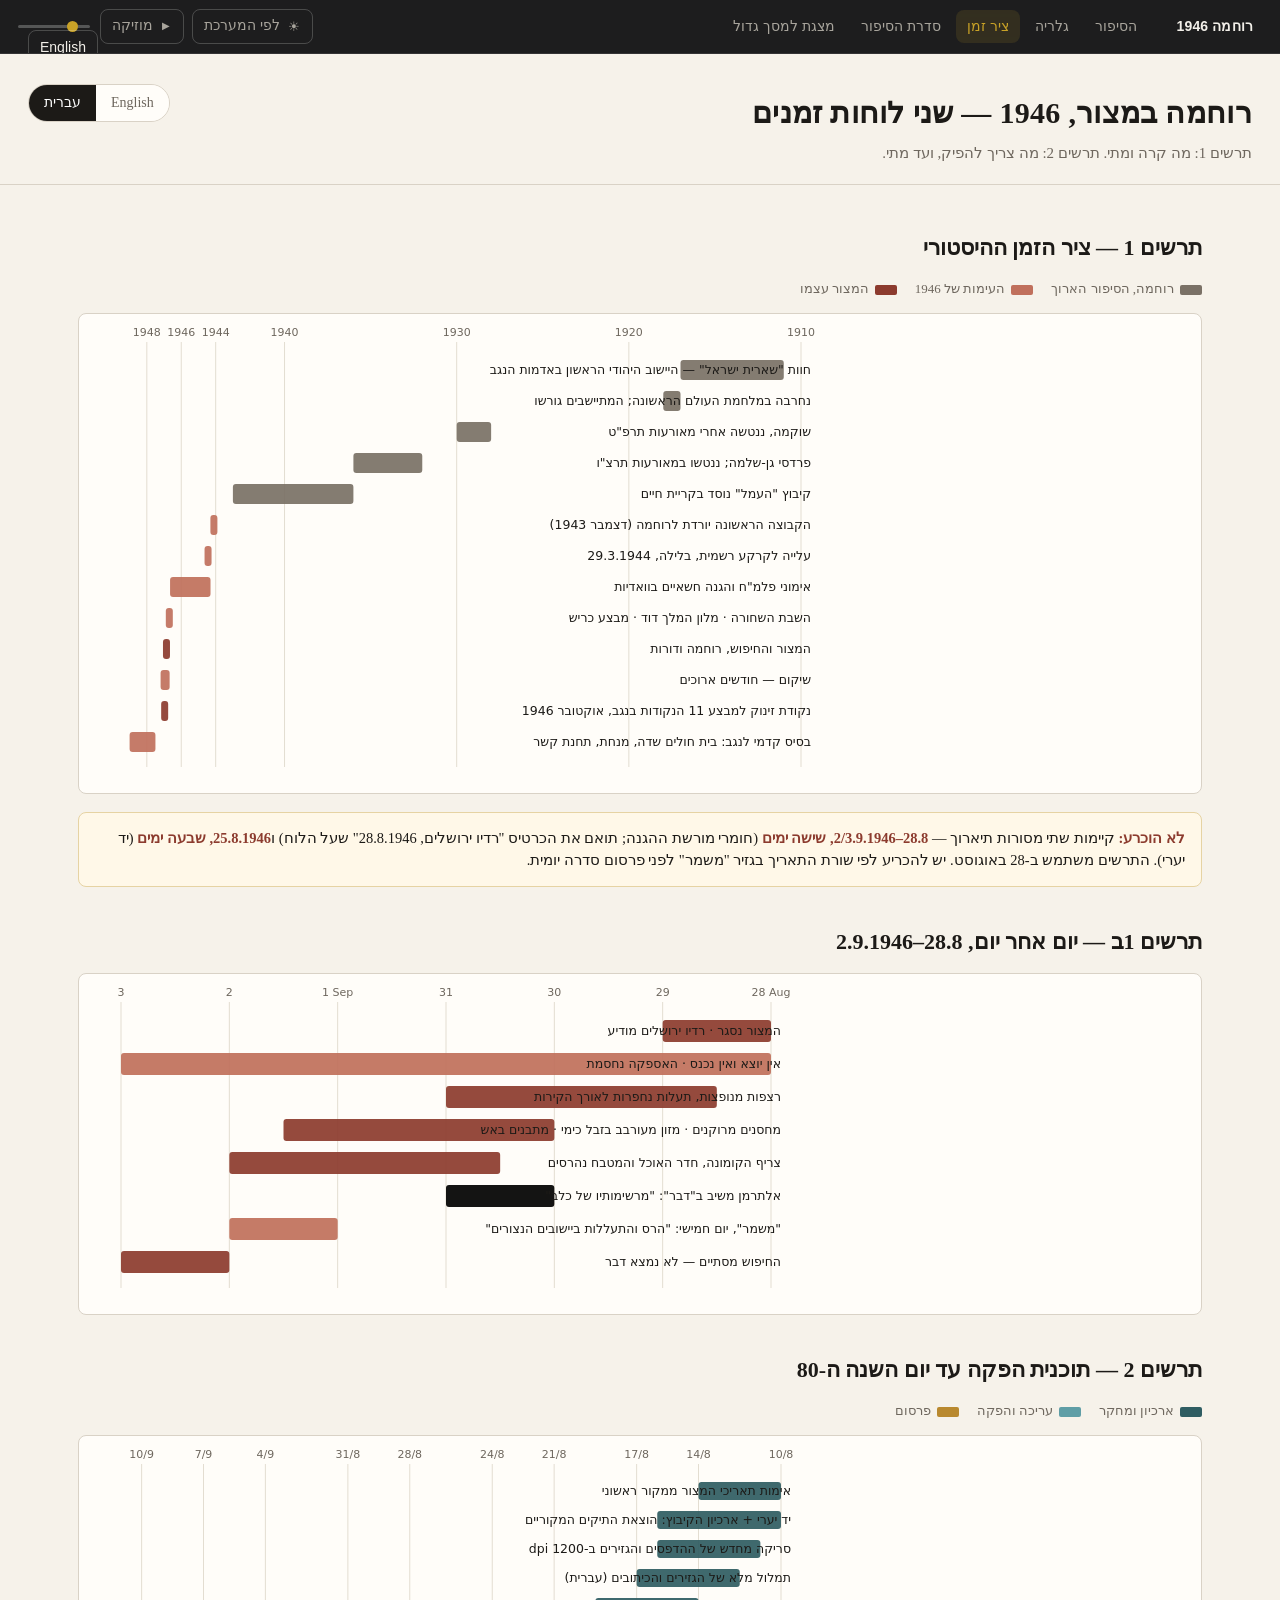
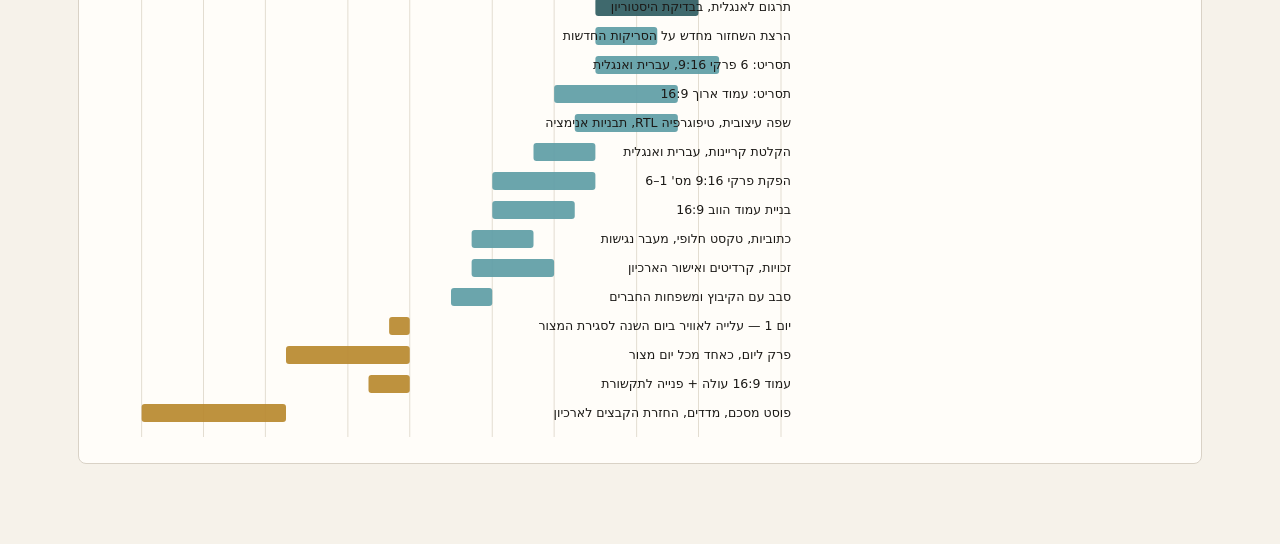
<file: timeline.html>
<!DOCTYPE html>
<html lang="he" dir="rtl">
<head>
<meta charset="utf-8">
<meta name="viewport" content="width=device-width,initial-scale=1">
<title>רוחמה 1946 — ציר זמן | Ruhama 1946 — timeline</title>
<link rel="canonical" href="https://ruhama1946.site/timeline.html">
<meta name="description" content="Two timelines: the history of Ruhama from 1911 to 1949 with the six days of the 1946 siege day by day, and the production plan for the 80th anniversary.">
<meta name="robots" content="index,follow,max-image-preview:large">
<meta property="og:type" content="article">
<meta property="og:title" content="רוחמה 1946 — ציר זמן | Ruhama 1946 — timeline">
<meta property="og:description" content="Two timelines: the history of Ruhama from 1911 to 1949 with the six days of the 1946 siege day by day, and the production plan for the 80th anniversary.">
<meta property="og:image" content="https://ruhama1946.site/og.jpg">
<meta property="og:url" content="https://ruhama1946.site/timeline.html">
<meta name="twitter:card" content="summary_large_image">
<meta name="twitter:image" content="https://ruhama1946.site/og.jpg">
<link rel="alternate" hreflang="he" href="https://ruhama1946.site/timeline.html">
<link rel="alternate" hreflang="en" href="https://ruhama1946.site/timeline.html?lang=en">
<link rel="icon" href="favicon.svg" type="image/svg+xml">
<meta name="theme-color" content="#8c3b2e">

<style>
:root{
  --ink:#1c1a17; --muted:#6e675e; --line:#d9d2c6; --paper:#f6f2ea;
  --hist:#8c3b2e; --hist2:#c0705c; --ctx:#7a7166;
  --prod:#2f5d62; --prod2:#5f9ea6; --gold:#b9892f; --alert:#8c3b2e;
}
*{box-sizing:border-box}
body{margin:0;background:var(--paper);color:var(--ink);
  font:16px/1.55 "Frank Ruhl Libre",Georgia,"Times New Roman",serif}
header{padding:36px 28px 18px;border-bottom:1px solid var(--line);position:relative}
h1{margin:0 0 6px;font-size:30px;letter-spacing:.01em}
h2{margin:38px 0 6px;font-size:22px}
.sub{color:var(--muted);margin:0;font-size:15px}
main{max-width:1180px;margin:0 auto;padding:8px 28px 80px}
.legend{display:flex;gap:18px;flex-wrap:wrap;margin:14px 0 4px;font-size:13px;color:var(--muted)}
.legend i{display:inline-block;width:22px;height:10px;border-radius:2px;margin-inline-end:6px;vertical-align:middle}
.wrap{overflow-x:auto;border:1px solid var(--line);border-radius:8px;background:#fffdf9;margin-top:14px}
svg{display:block}
.note{background:#fff8e8;border:1px solid #e6d3a3;border-radius:8px;padding:14px 16px;margin:18px 0;font-size:14.5px}
.note b{color:var(--alert)}
table{border-collapse:collapse;width:100%;font-size:14.5px;margin-top:10px}
th,td{text-align:start;padding:8px 10px;border-bottom:1px solid var(--line);vertical-align:top}
th{font-size:12.5px;text-transform:uppercase;letter-spacing:.07em;color:var(--muted)}
.lang{position:absolute;top:30px;inset-inline-end:28px;display:flex;gap:0;border:1px solid var(--line);border-radius:999px;overflow:hidden}
.lang button{border:0;background:#fffdf9;padding:7px 15px;font:inherit;font-size:14px;cursor:pointer;color:var(--muted)}
.lang button[aria-pressed=true]{background:var(--ink);color:#fff}
html[dir=rtl] body{font-family:"Frank Ruhl Libre","David Libre",Georgia,serif}
[data-he]{display:none}
html[dir=rtl] [data-he]{display:revert}
html[dir=rtl] [data-en]{display:none}
</style>
<link rel="stylesheet" href="theme.css">
<script>
(function(){try{
  var s=localStorage.getItem('ruhama.theme');
  var d=(s==='dark')||(!s&&window.matchMedia&&window.matchMedia('(prefers-color-scheme: dark)').matches);
  document.documentElement.setAttribute('data-theme', d?'dark':'light');
}catch(e){}})();
</script>
</head>
<body>
<header>
  <div class="lang">
    <button id="bEn" aria-pressed="false">English</button>
    <button id="bHe" aria-pressed="true">עברית</button>
  </div>
  <h1><span data-en>Ruhama Under Siege, 1946 — two clocks</span><span data-he>רוחמה במצור, 1946 — שני לוחות זמנים</span></h1>
  <p class="sub"><span data-en>Chart 1: what happened, and when. Chart 2: what we have to build, and by when.</span><span data-he>תרשים 1: מה קרה ומתי. תרשים 2: מה צריך להפיק, ועד מתי.</span></p>
</header>
<main>

<h2><span data-en>Chart 1 — The historical timeline</span><span data-he>תרשים 1 — ציר הזמן ההיסטורי</span></h2>
<div class="legend">
  <span><i style="background:var(--ctx)"></i><span data-en>Ruhama, the long story</span><span data-he>רוחמה, הסיפור הארוך</span></span>
  <span><i style="background:var(--hist2)"></i><span data-en>The 1946 confrontation</span><span data-he>העימות של 1946</span></span>
  <span><i style="background:var(--hist)"></i><span data-en>The siege itself</span><span data-he>המצור עצמו</span></span>
</div>
<div class="wrap"><svg id="g1" width="1120" height="470" viewBox="0 0 1120 470"></svg></div>

<div class="note">
  <b><span data-en>Unresolved:</span><span data-he>לא הוכרע:</span></b>
  <span data-en> two dating traditions exist — <b>28 Aug – 2/3 Sep 1946, six days</b> (Haganah heritage material; matches the board's own "Radio Jerusalem, 28.8.1946" card) and <b>25 Aug 1946, seven days</b> (Yad Ya'ari account). The chart uses 28 August. Settle this from the <i>Mishmar</i> clipping's own date line before publishing a day-by-day series.</span>
  <span data-he> קיימות שתי מסורות תיארוך — <b>28.8–2/3.9.1946, שישה ימים</b> (חומרי מורשת ההגנה; תואם את הכרטיס "רדיו ירושלים, 28.8.1946" שעל הלוח) ו<b>25.8.1946, שבעה ימים</b> (יד יערי). התרשים משתמש ב-28 באוגוסט. יש להכריע לפי שורת התאריך בגזיר "משמר" לפני פרסום סדרה יומית.</span>
</div>

<h2><span data-en>Chart 1b — Day by day, 28 Aug – 2 Sep 1946</span><span data-he>תרשים 1ב — יום אחר יום, 28.8–2.9.1946</span></h2>
<div class="wrap"><svg id="g1b" width="1120" height="300" viewBox="0 0 1120 300"></svg></div>

<h2><span data-en>Chart 2 — Production plan to the 80th anniversary</span><span data-he>תרשים 2 — תוכנית הפקה עד יום השנה ה-80</span></h2>
<div class="legend">
  <span><i style="background:var(--prod)"></i><span data-en>Archive &amp; research</span><span data-he>ארכיון ומחקר</span></span>
  <span><i style="background:var(--prod2)"></i><span data-en>Editorial &amp; production</span><span data-he>עריכה והפקה</span></span>
  <span><i style="background:var(--gold)"></i><span data-en>Publication</span><span data-he>פרסום</span></span>
</div>
<div class="wrap"><svg id="g2" width="1120" height="640" viewBox="0 0 1120 640"></svg></div>

</main>
<script>
const HIST = [
 {l:{en:'She\'erit Yisrael farm — first Jewish settlement on Negev land',he:'חוות "שארית ישראל" — היישוב היהודי הראשון באדמות הנגב'},s:1911,e:1917,c:'var(--ctx)'},
 {l:{en:'Destroyed in WWI; settlers expelled',he:'נחרבה במלחמת העולם הראשונה; המתיישבים גורשו'},s:1917,e:1918,c:'var(--ctx)'},
 {l:{en:'Rebuilt, abandoned after the 1929 riots',he:'שוקמה, ננטשה אחרי מאורעות תרפ"ט'},s:1928,e:1930,c:'var(--ctx)'},
 {l:{en:'Gan-Shlomo orchards; abandoned in the 1936 revolt',he:'פרדסי גן-שלמה; ננטשו במאורעות תרצ"ו'},s:1932,e:1936,c:'var(--ctx)'},
 {l:{en:'Kibbutz HaAmal founded at Kiryat Haim',he:'קיבוץ "העמל" נוסד בקריית חיים'},s:1936,e:1943,c:'var(--ctx)'},
 {l:{en:'First group goes down to Ruhama (Dec 1943)',he:'הקבוצה הראשונה יורדת לרוחמה (דצמבר 1943)'},s:1943.9,e:1944.25,c:'var(--hist2)'},
 {l:{en:'Official aliyah la-karka, at night, 29 Mar 1944',he:'עלייה לקרקע רשמית, בלילה, 29.3.1944'},s:1944.24,e:1944.4,c:'var(--hist2)'},
 {l:{en:'Clandestine Palmach / Haganah training in the wadis',he:'אימוני פלמ"ח והגנה חשאיים בוואדיות'},s:1944.3,e:1946.65,c:'var(--hist2)'},
 {l:{en:'Black Saturday · King David · Operation Shark',he:'השבת השחורה · מלון המלך דוד · מבצע כריש'},s:1946.49,e:1946.6,c:'var(--hist2)'},
 {l:{en:'SIEGE AND SEARCH, Ruhama & Dorot',he:'המצור והחיפוש, רוחמה ודורות'},s:1946.655,e:1946.675,c:'var(--hist)'},
 {l:{en:'Rebuilding — months of it',he:'שיקום — חודשים ארוכים'},s:1946.675,e:1947.2,c:'var(--hist2)'},
 {l:{en:'Launch point for the 11 Points in the Negev, Oct 1946',he:'נקודת זינוק למבצע 11 הנקודות בנגב, אוקטובר 1946'},s:1946.76,e:1946.85,c:'var(--hist)'},
 {l:{en:'Forward base for the Negev: field hospital, airstrip, radio',he:'בסיס קדמי לנגב: בית חולים שדה, מנחת, תחנת קשר'},s:1947.5,e:1949,c:'var(--hist2)'}
];

const DAYS = [
 {l:{en:'Cordon goes up · Radio Jerusalem announces it',he:'המצור נסגר · רדיו ירושלים מודיע'},s:0,e:1,c:'var(--hist)'},
 {l:{en:'No one in, no one out · supplies blocked',he:'אין יוצא ואין נכנס · האספקה נחסמת'},s:0,e:6,c:'var(--hist2)'},
 {l:{en:'Floors broken, trenches dug along the walls',he:'רצפות מנופצות, תעלות נחפרות לאורך הקירות'},s:0.5,e:3,c:'var(--hist)'},
 {l:{en:'Stores emptied · food mixed with fertiliser · haystacks burned',he:'מחסנים מרוקנים · מזון מעורבב בזבל כימי · מתבנים באש'},s:2,e:4.5,c:'var(--hist)'},
 {l:{en:'Commune hut, dining hall and kitchen wrecked',he:'צריף הקומונה, חדר האוכל והמטבח נהרסים'},s:2.5,e:5,c:'var(--hist)'},
 {l:{en:'Alterman answers in Davar: "From the Notes of a Dog"',he:'אלתרמן משיב ב"דבר": "מרשימותיו של כלב"'},s:2,e:3,c:'var(--accent2)'},
 {l:{en:'Mishmar, day five: "Destruction and abuse in the besieged settlements"',he:'"משמר", יום חמישי: "הרס והתעללות ביישובים הנצורים"'},s:4,e:5,c:'var(--hist2)'},
 {l:{en:'Search ends — nothing found',he:'החיפוש מסתיים — לא נמצא דבר'},s:5,e:6,c:'var(--hist)'}
];

const PROD = [
 {g:0,l:{en:'Confirm siege dates from a primary source',he:'אימות תאריכי המצור ממקור ראשוני'},s:0,e:4},
 {g:0,l:{en:'Yad Ya\'ari + kibbutz archive: pull the original files',he:'יד יערי + ארכיון הקיבוץ: הוצאת התיקים המקוריים'},s:0,e:6},
 {g:0,l:{en:'Rescan the prints and clippings at 1200 dpi',he:'סריקה מחדש של ההדפסים והגזירים ב-1200 dpi'},s:1,e:6},
 {g:0,l:{en:'Full transcription of clippings + captions (HE)',he:'תמלול מלא של הגזירים והכיתובים (עברית)'},s:2,e:7},
 {g:0,l:{en:'English translation, checked by a historian',he:'תרגום לאנגלית, בבדיקת היסטוריון'},s:4,e:9},
 {g:1,l:{en:'Re-run restoration on the new scans',he:'הרצת השחזור מחדש על הסריקות החדשות'},s:6,e:9},
 {g:1,l:{en:'Script: 6 × 9:16 episodes, HE and EN',he:'תסריט: 6 פרקי 9:16, עברית ואנגלית'},s:3,e:9},
 {g:1,l:{en:'Script: 16:9 long-form page',he:'תסריט: עמוד ארוך 16:9'},s:5,e:11},
 {g:1,l:{en:'Design system, RTL typography, motion templates',he:'שפה עיצובית, טיפוגרפיה RTL, תבניות אנימציה'},s:5,e:10},
 {g:1,l:{en:'Record voice-over, HE and EN',he:'הקלטת קריינות, עברית ואנגלית'},s:9,e:12},
 {g:1,l:{en:'Produce 9:16 episodes 1–6',he:'הפקת פרקי 9:16 מס\' 1–6'},s:9,e:14},
 {g:1,l:{en:'Build the 16:9 web page',he:'בניית עמוד הווב 16:9'},s:10,e:14},
 {g:1,l:{en:'Captions, alt text, accessibility pass',he:'כתוביות, טקסט חלופי, מעבר נגישות'},s:12,e:15},
 {g:1,l:{en:'Rights, credits and archive sign-off',he:'זכויות, קרדיטים ואישור הארכיון'},s:11,e:15},
 {g:1,l:{en:'Review with the kibbutz and members\' families',he:'סבב עם הקיבוץ ומשפחות החברים'},s:14,e:16},
 {g:2,l:{en:'DAY 1 — launch on the anniversary of the cordon',he:'יום 1 — עלייה לאוויר ביום השנה לסגירת המצור'},s:18,e:19},
 {g:2,l:{en:'Daily episode drop, one per day of the siege',he:'פרק ליום, כאחד מכל יום מצור'},s:18,e:24},
 {g:2,l:{en:'16:9 page live + press outreach',he:'עמוד 16:9 עולה + פנייה לתקשורת'},s:18,e:20},
 {g:2,l:{en:'Wrap-up post, metrics, files back to the archive',he:'פוסט מסכם, מדדים, החזרת הקבצים לארכיון'},s:24,e:31}
];
const PCOL=['var(--prod)','var(--prod2)','var(--gold)'];

function lang(){return document.documentElement.dir==='rtl'?'he':'en'}

function draw(id,rows,opt){
  const svg=document.getElementById(id); svg.innerHTML='';
  const NS='http://www.w3.org/2000/svg';
  const L=opt.labelW, R=40, T=42, rowH=opt.rowH, W=1120;
  const H=T+rows.length*rowH+34; svg.setAttribute('height',H);
  svg.setAttribute('viewBox','0 0 '+W+' '+H);
  // in Hebrew the chart must mirror: time runs right-to-left and the labels
  // sit on the right. Only the geometry flips - the bars keep their meaning.
  const rtl = document.documentElement.dir === 'rtl';
  const plotA = rtl ? R : L;          // far edge from the label column
  const plotB = rtl ? W - L : W - R;  // edge next to the label column
  const x = v => {
    const t = (v - opt.min) / (opt.max - opt.min);
    return rtl ? plotB - t * (plotB - plotA) : plotA + t * (plotB - plotA);
  };
  const el=(n,a,t)=>{const e=document.createElementNS(NS,n);
    for(const k in a)e.setAttribute(k,a[k]); if(t!=null)e.textContent=t; svg.appendChild(e); return e};
  opt.ticks.forEach(t=>{
    el('line',{x1:x(t.v),x2:x(t.v),y1:T-14,y2:H-26,stroke:'#e3ddd1','stroke-width':1});
    el('text',{x:x(t.v),y:T-20,'text-anchor':'middle','font-size':11,fill:'#6e675e',
      'font-family':'system-ui',direction:'ltr'},t.t);
  });
  rows.forEach((r,i)=>{
    const y=T+i*rowH+4, h=rowH-11;
    let bx, bw;
    if (rtl) { bx = x(r.e); bw = x(r.s) - x(r.e); if (bw < 7) { bw = 7; bx = x(r.s) - 7; } }
    else     { bx = x(r.s); bw = x(r.e) - x(r.s); if (bw < 7) { bw = 7; } }
    el('rect',{x:bx,y:y,width:bw,height:h,rx:3,fill:r.c||PCOL[r.g],opacity:.92});
    el('text',{x: rtl ? plotB + 10 : plotA - 10, y:y+h/2+4,
      'text-anchor': rtl ? 'start' : 'end',
      direction: rtl ? 'rtl' : 'ltr',
      'font-size':12.5,fill:'#1c1a17','font-family':'system-ui'},r.l[lang()]);
  });
}

function render(){
  draw('g1',HIST,{min:1910,max:1949.5,labelW:400,rowH:31,
    ticks:[1910,1920,1930,1940,1944,1946,1948].map(v=>({v,t:v}))});
  draw('g1b',DAYS,{min:0,max:6,labelW:430,rowH:33,
    ticks:[0,1,2,3,4,5,6].map(v=>({v,t:['28 Aug','29','30','31','1 Sep','2','3'][v]}))});
  draw('g2',PROD,{min:0,max:32,labelW:420,rowH:29,
    ticks:[0,4,7,11,14,18,21,25,28,31].map(v=>{
      const d=new Date(2026,7,10+v);
      return {v,t:d.getDate()+'/'+(d.getMonth()+1)};})});
}
function setLang(l,push){
  document.documentElement.lang=l;
  document.documentElement.dir=l==='he'?'rtl':'ltr';
  bEn.setAttribute('aria-pressed',l==='en'); bHe.setAttribute('aria-pressed',l==='he');
  if(push) history.replaceState(null,'', l==='en' ? '?lang=en' : location.pathname);
  render();
}
bEn.onclick=()=>setLang('en',true); bHe.onclick=()=>setLang('he',true);
setLang(new URLSearchParams(location.search).get('lang')==='en' ? 'en' : 'he', false);
</script>

<script>
(function () {
  var GA_ID = "G-N56DVENP9H";                       // <-- e.g. "G-XXXXXXXXXX"
  if (!GA_ID) return;
  var s = document.createElement("script");
  s.async = true; s.src = "https://www.googletagmanager.com/gtag/js?id=" + GA_ID;
  document.head.appendChild(s);
  window.dataLayer = window.dataLayer || [];
  window.gtag = function () { dataLayer.push(arguments); };
  gtag("js", new Date());
  gtag("config", GA_ID, { anonymize_ip: true });
})();
</script>
<script src="nav.js" defer></script>
</body>
</html>
</file>
<file: theme.css>
/* Dark mode for ruhama1946.site.
 *
 * The light site is warm paper and ink, so the dark one is warm too - a deep
 * brown-black, not the blue-black of a code editor. Pure #000 with pure #fff
 * text would be wrong for a document about a paper archive, and it is harder
 * to read for long stretches.
 *
 * THE PART THAT MATTERS MOST IS THE PICTURES. The archive photographs are dark
 * prints, but the thirty-three drawings are ink on cream paper: on a dark page
 * they become glaring white rectangles that hurt to look at and pull the eye
 * off the text. Every image is therefore dimmed slightly in dark mode, and the
 * drawings a little more, so the page stays comfortable and the photographs
 * still read as the brightest thing on it - which is what they should be.
 *
 * presentation.html is excluded: it is already a dark show by design.
 */

[data-theme="dark"]{
  --paper:#14120f;
  --ink:#ece7dc;
  --soft:#a49c8e;
  --line:#332e27;
  --accent:#d0705c;      /* the brick red, lifted so it reads on dark */
  --accent2:#d9b64a;
  --dark:#0d0b09;
  --muted:#a49c8e;

  /* timeline chart colours */
  --hist:#d0705c; --hist2:#e0a292; --ctx:#a89e90;
  --prod:#6aa8ae; --prod2:#8fc6cc; --gold:#d9b64a; --alert:#e0a292;

  color-scheme: dark;
}

/* ---------- the hardcoded light patches the variables do not reach ---------- */

[data-theme="dark"] .topbar{background:rgba(20,18,15,.94)}

/* pale card and panel backgrounds */
[data-theme="dark"] .box,
[data-theme="dark"] .card,
[data-theme="dark"] .wrap,
[data-theme="dark"] .shot,
[data-theme="dark"] .tl > div{background:#1c1915;border-color:var(--line)}

/* the amber "read this" boxes */
[data-theme="dark"] .box.warn,
[data-theme="dark"] .note{background:#241d10;border-color:#4a3c1c}
[data-theme="dark"] .note b{color:var(--accent2)}

/* figure captions and quiet text */
[data-theme="dark"] figcaption,
[data-theme="dark"] .vidcap,
[data-theme="dark"] .audionote,
[data-theme="dark"] cite{color:var(--soft)}

/* the drawings' paper frame becomes a dark mount, not a white slab */
[data-theme="dark"] figure.sketch img{
  background:#241f19;border-color:rgba(217,182,74,.28)}

/* buttons and controls */
[data-theme="dark"] .listen{background:#1c1915;border-color:var(--line);color:var(--ink)}
[data-theme="dark"] .listen:hover{border-color:var(--accent2)}
[data-theme="dark"] .lang button{background:#1c1915;color:var(--soft)}
[data-theme="dark"] .lang button[aria-pressed=true]{background:var(--ink);color:#14120f}

/* filter chips in the gallery */
[data-theme="dark"] .filters button{background:#1c1915;color:var(--soft);
  border-color:var(--line)}
[data-theme="dark"] .filters button[aria-pressed=true]{background:var(--accent);
  color:#14120f;border-color:var(--accent)}

/* svg charts draw on a light plate */
[data-theme="dark"] svg text{fill:var(--ink)}
[data-theme="dark"] svg line[stroke="#d9d2c6"],
[data-theme="dark"] svg line[stroke="#ddd5c6"]{stroke:var(--line)}

/* ---------- pictures ----------
   Dimmed so a cream-paper drawing does not become a lightbulb. The
   photographs are dimmed less: they are the evidence and should stay the
   brightest thing on the page. */
[data-theme="dark"] figure img{filter:brightness(.86) contrast(1.02)}
[data-theme="dark"] figure.sketch img{filter:brightness(.78) contrast(1.04)}
[data-theme="dark"] .shot img{filter:brightness(.86)}

/* full-screen viewers keep the picture honest - no dimming there, because the
   reader has deliberately asked to look at it properly */
[data-theme="dark"] #lbimg,
[data-theme="dark"] #lb img{filter:none;background:#f6f2ea}


/* ---------- text colours hardcoded for a light page ----------
   These four were set as near-black hex values rather than variables, so the
   dark theme swapped everything around them and left them unreadable. p.lead
   is the opening paragraph of every part - the most prominent text on the
   page - which is why the site looked broken rather than merely imperfect.
   Anything that sets a colour literally has to be listed here; that is the
   cost of not using a variable, and scripts/check_contrast.py now finds them. */
[data-theme="dark"] p.lead,
[data-theme="dark"] .lede{color:#ddd6c9}
[data-theme="dark"] blockquote{color:#eae4d8}
[data-theme="dark"] .tag.q{color:var(--accent2)}

/* and the quieter greys, which are legible but flat on a dark ground */
[data-theme="dark"] .hint,
[data-theme="dark"] .meta{color:#a49c8e}
[data-theme="dark"] .meta b{color:var(--ink)}


/* ---------- surfaces that use the palette INVERTED ----------
   The hero and the footer are dark plates in the LIGHT theme: dark background,
   --paper as the text colour. Swapping --paper to near-black for dark mode
   therefore turned the site's main title into near-black on near-black, and
   did the same to the footer heading. These surfaces are dark in both themes,
   so their text must not follow the palette at all.

   This is the failure mode a variable swap cannot see: the variable was doing
   the opposite job here from everywhere else. scripts/check_contrast.py now
   looks for it. */
/* The hero no longer needs a dark-mode colour rule at all: it now uses a fixed
   light ink and its own scrim, because it sits on a photograph and had to stop
   depending on the palette entirely. Only the image is dimmed here. */
[data-theme="dark"] .hero img{opacity:.72}
[data-theme="dark"] footer{background:#0b0908;color:#b6ada0}
[data-theme="dark"] footer h3{color:#f2efe9}
[data-theme="dark"] footer a{color:#e0a292}

/* ---------- the toggle itself ---------- */
#themebtn{display:inline-flex;align-items:center;gap:7px;background:none;
  border:1px solid rgba(255,255,255,.2);color:#a8a49c;border-radius:8px;
  padding:6px 11px;font:inherit;font-size:13.5px;cursor:pointer;
  white-space:nowrap;margin-inline-start:4px;
  transition:color .15s,border-color .15s}
#themebtn:hover{color:#d9b64a;border-color:#c9a227}
#themebtn .ico{font-size:13px;line-height:1;display:inline-block;
  min-width:14px;text-align:center}

/* colours transition, but only after first paint - see theme.js */
html.theme-ready body,
html.theme-ready .topbar,
html.theme-ready .box,
html.theme-ready figure img{transition:background-color .3s ease,color .3s ease,
  filter .3s ease,border-color .3s ease}
</file>
